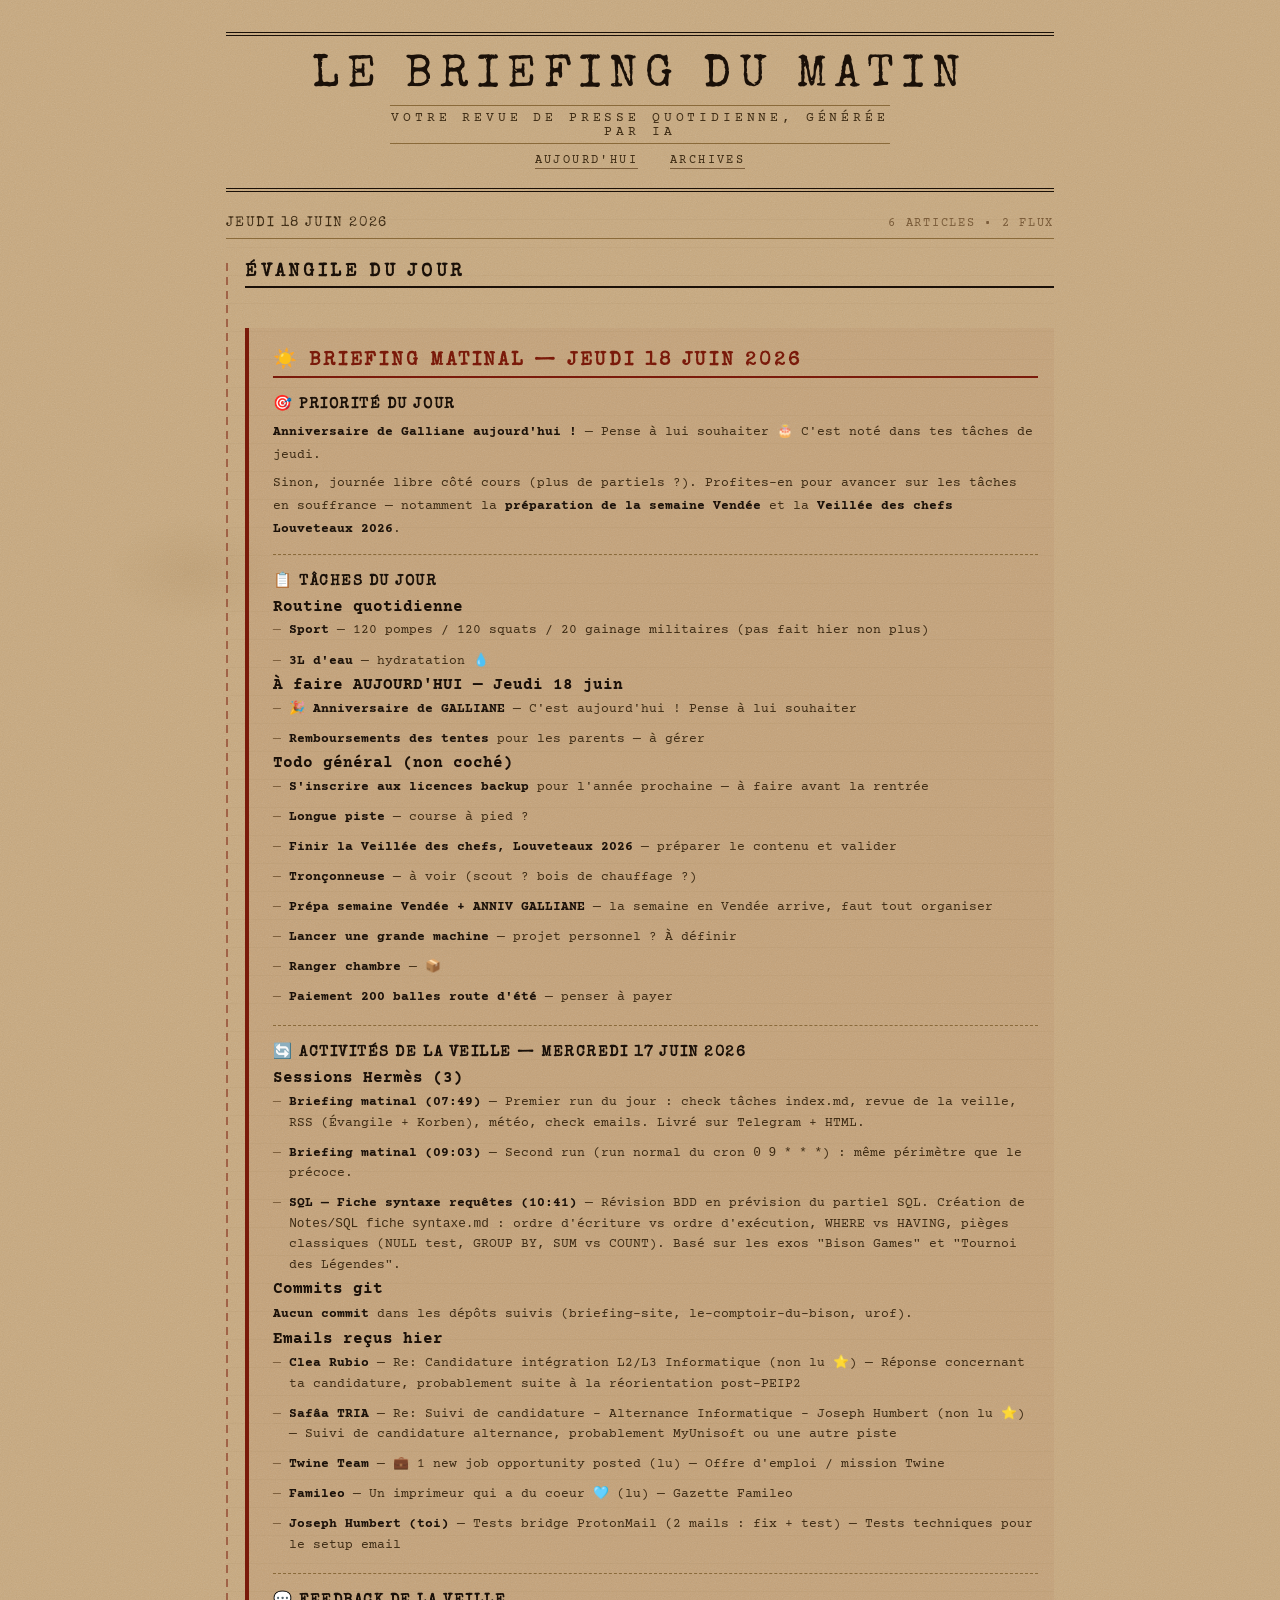
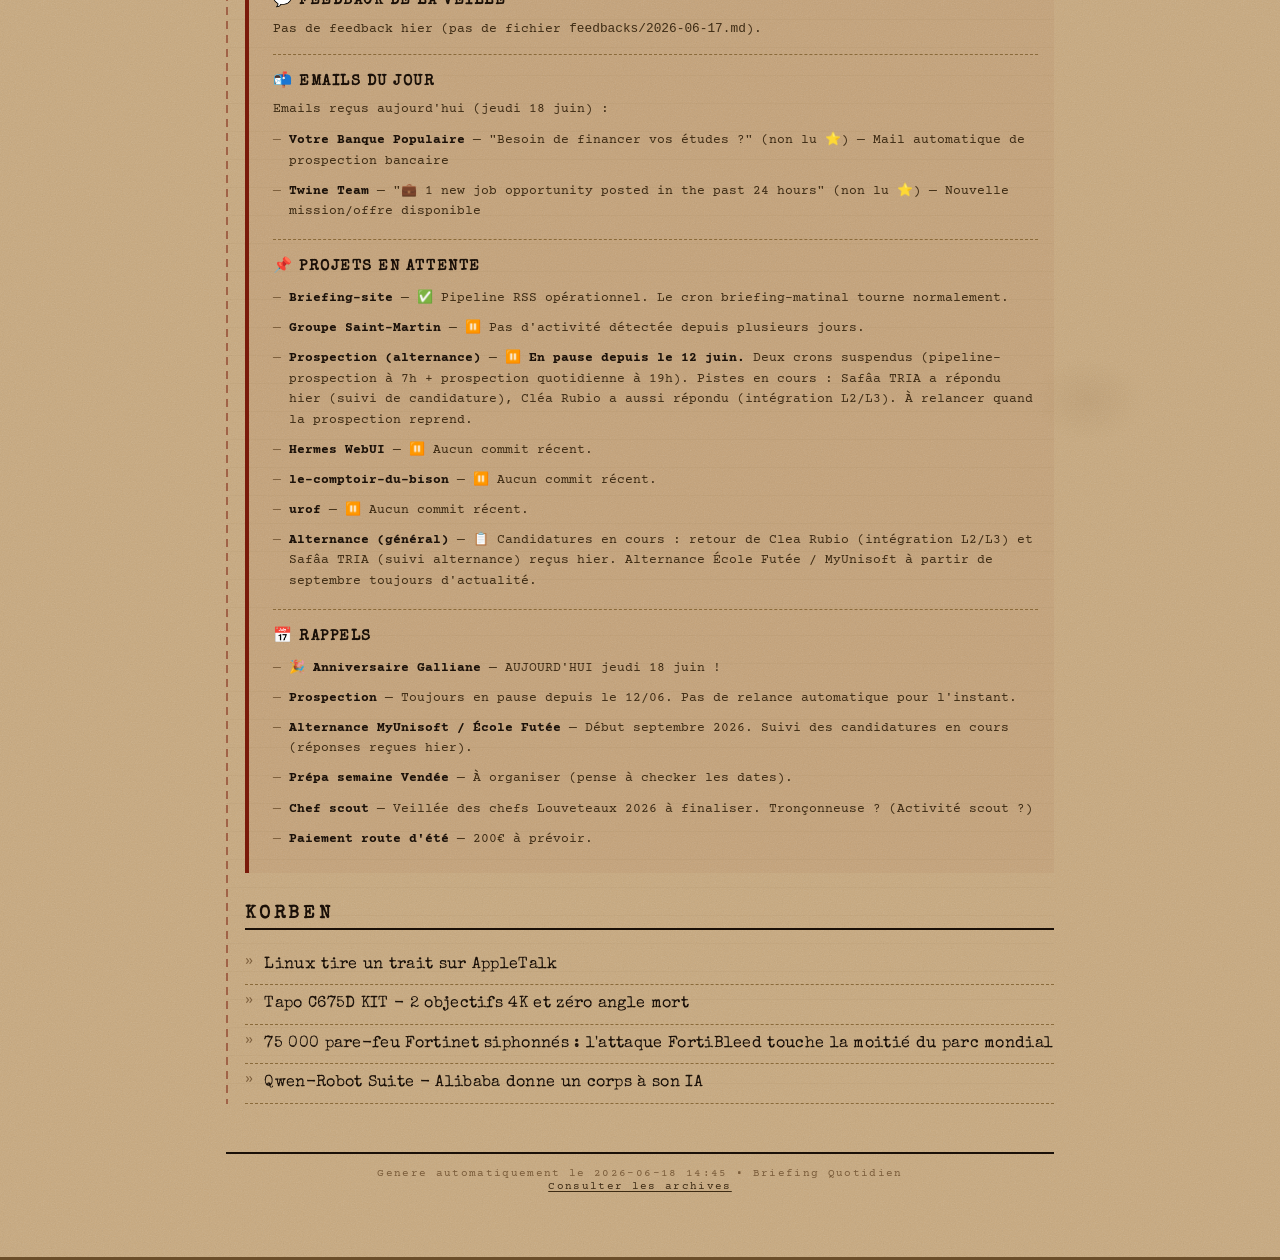
<file: index.html>
<!DOCTYPE html>
<html lang="fr">
<head>
    <meta charset="UTF-8">
    <meta name="viewport" content="width=device-width, initial-scale=1.0">
    <title>Le Briefing du Matin — jeudi 18 juin 2026</title>
    <meta name="description" content="Votre revue de presse quotidienne, générée par IA">
    <link rel="icon" href="favicon.png">
    <link rel="stylesheet" href="style.css">
</head>
<body>
    <div class="container">
        <header class="site-header">
            <span class="masthead">Le Briefing du Matin</span>
            <h1 class="site-title">Le Briefing du Matin</h1>
            <p class="site-desc">Votre revue de presse quotidienne, générée par IA</p>
            <nav class="site-nav">
                <a href="" class="nav-link">Aujourd'hui</a>
                <a href="archives/" class="nav-link">Archives</a>
            </nav>
        </header>

        <main class="daily-briefing">
            <div class="briefing-meta">
                <time class="briefing-date" datetime="2026-06-18">jeudi 18 juin 2026</time>
                <span class="article-count">6 articles &bull; 2 flux</span>
            </div>

            <div class="briefing-content">
<div class="rss-sources">
<section class="rss-source">
<h2>Évangile du jour</h2>
<ul>
</ul>
</section>
<section class="briefing-matinal">
<h2>☀️ Briefing Matinal — Jeudi 18 juin 2026</h2>

<h3>🎯 Priorité du jour</h3>
<p><strong>Anniversaire de Galliane aujourd'hui !</strong> — Pense à lui souhaiter 🎂 C'est noté dans tes tâches de jeudi.</p>
<p>Sinon, journée libre côté cours (plus de partiels ?). Profites-en pour avancer sur les tâches en souffrance — notamment la <strong>préparation de la semaine Vendée</strong> et la <strong>Veillée des chefs Louveteaux 2026</strong>.</p>

<hr>

<h3>📋 Tâches du jour</h3>

<h4>Routine quotidienne</h4>
<ul>
  <li><strong>Sport</strong> — 120 pompes / 120 squats / 20 gainage militaires (pas fait hier non plus)</li>
  <li><strong>3L d'eau</strong> — hydratation 💧</li>
</ul>

<h4>À faire AUJOURD'HUI — Jeudi 18 juin</h4>
<ul>
  <li><strong>🎉 Anniversaire de GALLIANE</strong> — C'est aujourd'hui ! Pense à lui souhaiter</li>
  <li><strong>Remboursements des tentes</strong> pour les parents — à gérer</li>
</ul>

<h4>Todo général (non coché)</h4>
<ul>
  <li><strong>S'inscrire aux licences backup</strong> pour l'année prochaine — à faire avant la rentrée</li>
  <li><strong>Longue piste</strong> — course à pied ?</li>
  <li><strong>Finir la Veillée des chefs, Louveteaux 2026</strong> — préparer le contenu et valider</li>
  <li><strong>Tronçonneuse</strong> — à voir (scout ? bois de chauffage ?)</li>
  <li><strong>Prépa semaine Vendée + ANNIV GALLIANE</strong> — la semaine en Vendée arrive, faut tout organiser</li>
  <li><strong>Lancer une grande machine</strong> — projet personnel ? À définir</li>
  <li><strong>Ranger chambre</strong> — 📦</li>
  <li><strong>Paiement 200 balles route d'été</strong> — penser à payer</li>
</ul>

<hr>

<h3>🔄 Activités de la veille — Mercredi 17 juin 2026</h3>

<h4>Sessions Hermès (3)</h4>
<ul>
  <li><strong>Briefing matinal (07:49)</strong> — Premier run du jour : check tâches index.md, revue de la veille, RSS (Évangile + Korben), météo, check emails. Livré sur Telegram + HTML.</li>
  <li><strong>Briefing matinal (09:03)</strong> — Second run (run normal du cron <code>0 9 * * *</code>) : même périmètre que le précoce.</li>
  <li><strong>SQL — Fiche syntaxe requêtes (10:41)</strong> — Révision BDD en prévision du partiel SQL. Création de <code>Notes/SQL fiche syntaxe.md</code> : ordre d'écriture vs ordre d'exécution, WHERE vs HAVING, pièges classiques (NULL test, GROUP BY, SUM vs COUNT). Basé sur les exos "Bison Games" et "Tournoi des Légendes".</li>
</ul>

<h4>Commits git</h4>
<p><strong>Aucun commit</strong> dans les dépôts suivis (briefing-site, le-comptoir-du-bison, urof).</p>

<h4>Emails reçus hier</h4>
<ul>
  <li><strong>Clea Rubio</strong> — Re: Candidature intégration L2/L3 Informatique (non lu ⭐) — Réponse concernant ta candidature, probablement suite à la réorientation post-PEIP2</li>
  <li><strong>Safâa TRIA</strong> — Re: Suivi de candidature – Alternance Informatique – Joseph Humbert (non lu ⭐) — Suivi de candidature alternance, probablement MyUnisoft ou une autre piste</li>
  <li><strong>Twine Team</strong> — 💼 1 new job opportunity posted (lu) — Offre d'emploi / mission Twine</li>
  <li><strong>Famileo</strong> — Un imprimeur qui a du coeur 🩵 (lu) — Gazette Famileo</li>
  <li><strong>Joseph Humbert (toi)</strong> — Tests bridge ProtonMail (2 mails : fix + test) — Tests techniques pour le setup email</li>
</ul>

<hr>

<h3>💬 Feedback de la veille</h3>
<p>Pas de feedback hier (pas de fichier <code>feedbacks/2026-06-17.md</code>).</p>

<hr>

<h3>📬 Emails du jour</h3>
<p>Emails reçus aujourd'hui (jeudi 18 juin) :</p>
<ul>
  <li><strong>Votre Banque Populaire</strong> — "Besoin de financer vos études ?" (non lu ⭐) — Mail automatique de prospection bancaire</li>
  <li><strong>Twine Team</strong> — "💼 1 new job opportunity posted in the past 24 hours" (non lu ⭐) — Nouvelle mission/offre disponible</li>
</ul>

<hr>

<h3>📌 Projets en attente</h3>

<ul>
  <li><strong>Briefing-site</strong> — ✅ Pipeline RSS opérationnel. Le cron briefing-matinal tourne normalement.</li>
  <li><strong>Groupe Saint-Martin</strong> — ⏸️ Pas d'activité détectée depuis plusieurs jours.</li>
  <li><strong>Prospection (alternance)</strong> — ⏸️ <strong>En pause depuis le 12 juin.</strong> Deux crons suspendus (pipeline-prospection à 7h + prospection quotidienne à 19h). Pistes en cours : Safâa TRIA a répondu hier (suivi de candidature), Cléa Rubio a aussi répondu (intégration L2/L3). À relancer quand la prospection reprend.</li>
  <li><strong>Hermes WebUI</strong> — ⏸️ Aucun commit récent.</li>
  <li><strong>le-comptoir-du-bison</strong> — ⏸️ Aucun commit récent.</li>
  <li><strong>urof</strong> — ⏸️ Aucun commit récent.</li>
  <li><strong>Alternance (général)</strong> — 📋 Candidatures en cours : retour de Clea Rubio (intégration L2/L3) et Safâa TRIA (suivi alternance) reçus hier. Alternance École Futée / MyUnisoft à partir de septembre toujours d'actualité.</li>
</ul>

<hr>

<h3>📅 Rappels</h3>

<ul>
  <li><strong>🎉 Anniversaire Galliane</strong> — AUJOURD'HUI jeudi 18 juin !</li>
  <li><strong>Prospection</strong> — Toujours en pause depuis le 12/06. Pas de relance automatique pour l'instant.</li>
  <li><strong>Alternance MyUnisoft / École Futée</strong> — Début septembre 2026. Suivi des candidatures en cours (réponses reçues hier).</li>
  <li><strong>Prépa semaine Vendée</strong> — À organiser (pense à checker les dates).</li>
  <li><strong>Chef scout</strong> — Veillée des chefs Louveteaux 2026 à finaliser. Tronçonneuse ? (Activité scout ?)</li>
  <li><strong>Paiement route d'été</strong> — 200€ à prévoir.</li>
</ul>

</section>

<section class="rss-source">
<h2>Korben</h2>
<ul>
<li><a href='https://korben.info/linux-tire-un-trait-sur-appletalk.html'>Linux tire un trait sur AppleTalk</a></li>
<li><a href='https://korben.info/tapo-c675d-kit-camera-solaire-dual-4k.html'>Tapo C675D KIT - 2 objectifs 4K et zéro angle mort</a></li>
<li><a href='https://korben.info/75-000-pare-feu-fortinet-siphonnes-lattaque-fortibleed-touche-la-moitie-du-parc-mondial.html'>75 000 pare-feu Fortinet siphonnés : l'attaque FortiBleed touche la moitié du parc mondial</a></li>
<li><a href='https://korben.info/qwen-robot-suite-ia-robotique.html'>Qwen-Robot Suite - Alibaba donne un corps à son IA</a></li>
</ul>
</section>
</div>
            </div>
        </main>

        <footer class="site-footer">
            <p>Genere automatiquement le 2026-06-18 14:45 &bull; Briefing Quotidien</p>
            <p><a href="archives/">Consulter les archives</a></p>
        </footer>
    </div>
</body>
</html>
</file>
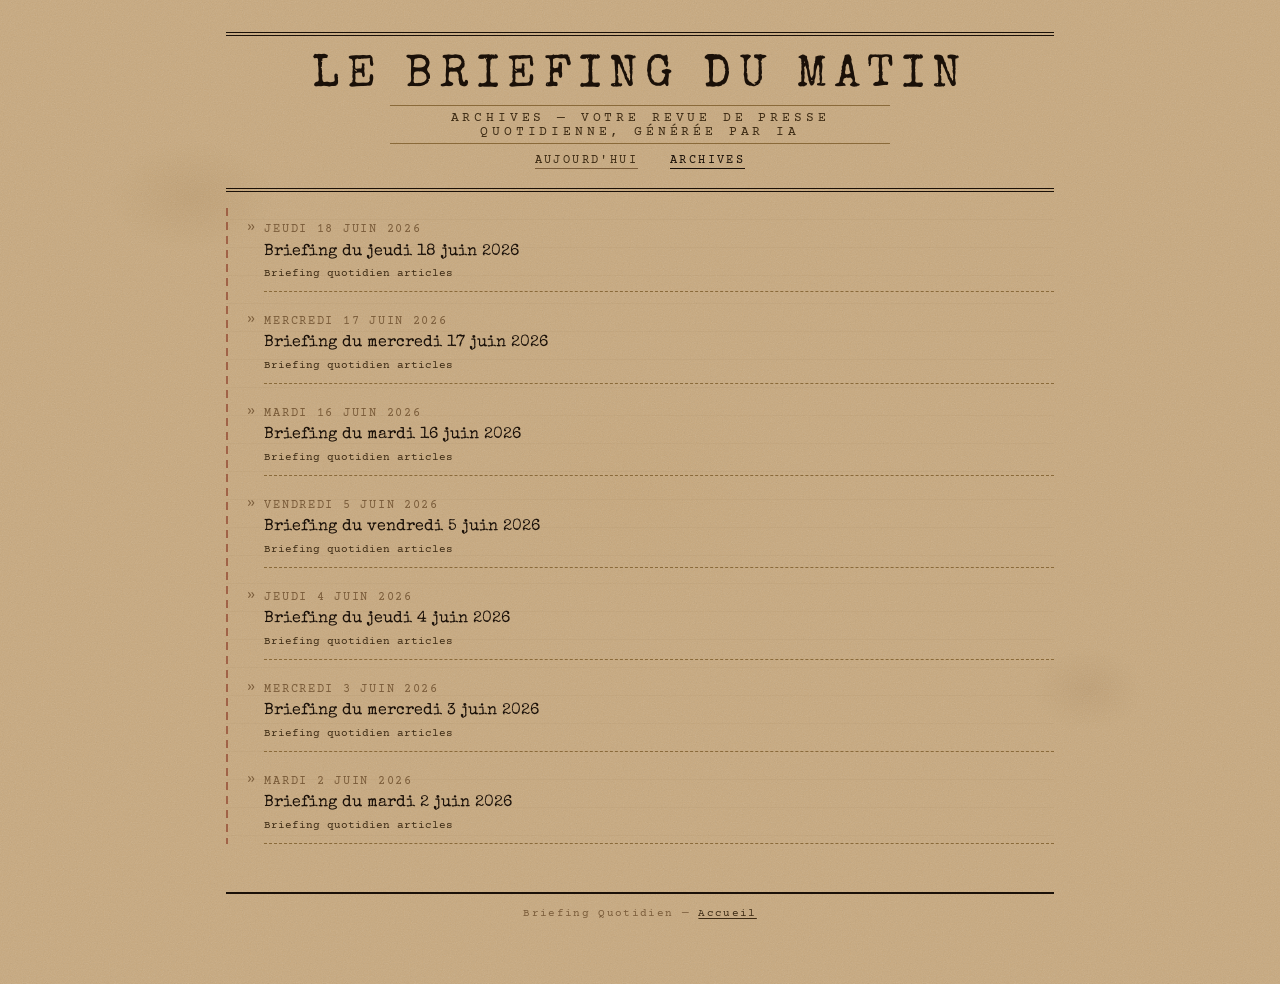
<file: archives/index.html>
<!DOCTYPE html>
<html lang="fr">
<head>
    <meta charset="UTF-8">
    <meta name="viewport" content="width=device-width, initial-scale=1.0">
    <title>Archives — Le Briefing du Matin</title>
    <meta name="description" content="Votre revue de presse quotidienne, générée par IA">
    <link rel="icon" href="../favicon.png">
    <link rel="stylesheet" href="../style.css">
</head>
<body>
    <div class="container">
        <header class="site-header">
            <span class="masthead">Le Briefing du Matin</span>
            <h1 class="site-title">Le Briefing du Matin</h1>
            <p class="site-desc">Archives — Votre revue de presse quotidienne, générée par IA</p>
            <nav class="site-nav">
                <a href="../" class="nav-link">Aujourd'hui</a>
                <a href="../archives/" class="nav-link active">Archives</a>
            </nav>
        </header>

        <main class="daily-briefing">
            <div class="briefing-content">
            <div class="archives-list">
                            <article class="archive-card">
                <time class="archive-date" datetime="2026-06-18">jeudi 18 juin 2026</time>
                <a href="2026-06-18.html" class="archive-link">Briefing du jeudi 18 juin 2026</a>
                <p class="archive-desc">Briefing quotidien articles</p>
            </article>
            <article class="archive-card">
                <time class="archive-date" datetime="2026-06-17">mercredi 17 juin 2026</time>
                <a href="2026-06-17.html" class="archive-link">Briefing du mercredi 17 juin 2026</a>
                <p class="archive-desc">Briefing quotidien articles</p>
            </article>
            <article class="archive-card">
                <time class="archive-date" datetime="2026-06-16">mardi 16 juin 2026</time>
                <a href="2026-06-16.html" class="archive-link">Briefing du mardi 16 juin 2026</a>
                <p class="archive-desc">Briefing quotidien articles</p>
            </article>
            <article class="archive-card">
                <time class="archive-date" datetime="2026-06-05">vendredi 5 juin 2026</time>
                <a href="2026-06-05.html" class="archive-link">Briefing du vendredi 5 juin 2026</a>
                <p class="archive-desc">Briefing quotidien articles</p>
            </article>
            <article class="archive-card">
                <time class="archive-date" datetime="2026-06-04">jeudi 4 juin 2026</time>
                <a href="2026-06-04.html" class="archive-link">Briefing du jeudi 4 juin 2026</a>
                <p class="archive-desc">Briefing quotidien articles</p>
            </article>
            <article class="archive-card">
                <time class="archive-date" datetime="2026-06-03">mercredi 3 juin 2026</time>
                <a href="2026-06-03.html" class="archive-link">Briefing du mercredi 3 juin 2026</a>
                <p class="archive-desc">Briefing quotidien articles</p>
            </article>
            <article class="archive-card">
                <time class="archive-date" datetime="2026-06-02">mardi 2 juin 2026</time>
                <a href="2026-06-02.html" class="archive-link">Briefing du mardi 2 juin 2026</a>
                <p class="archive-desc">Briefing quotidien articles</p>
            </article>
            </div>
            </div>
        </main>

        <footer class="site-footer">
            <p>Briefing Quotidien — <a href="../">Accueil</a></p>
        </footer>
    </div>
</body>
</html>
</file>
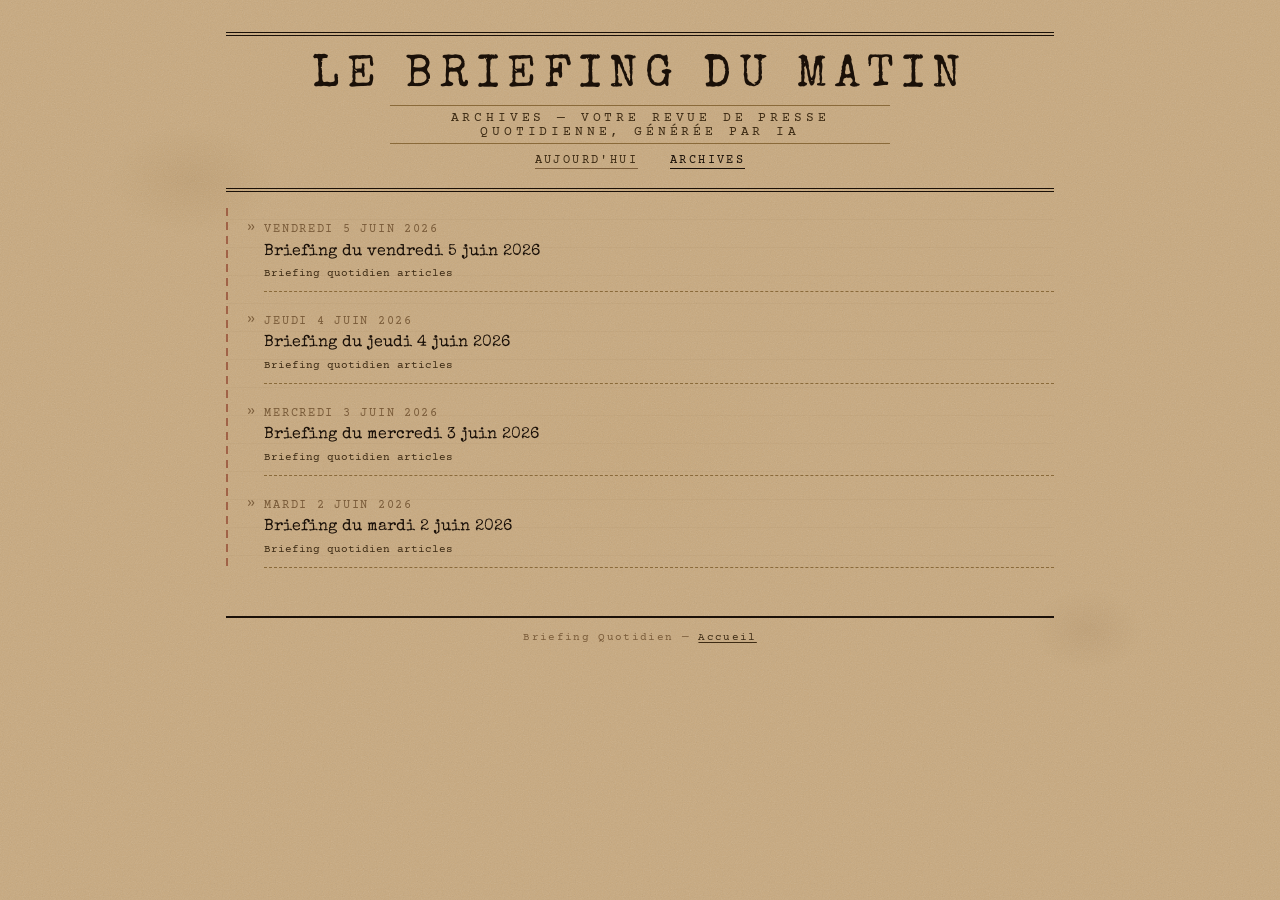
<file: site/archives/index.html>
<!DOCTYPE html>
<html lang="fr">
<head>
    <meta charset="UTF-8">
    <meta name="viewport" content="width=device-width, initial-scale=1.0">
    <title>Archives — Le Briefing du Matin</title>
    <meta name="description" content="Votre revue de presse quotidienne, générée par IA">
    <link rel="icon" href="../favicon.png">
    <link rel="stylesheet" href="../style.css">
</head>
<body>
    <div class="container">
        <header class="site-header">
            <span class="masthead">Le Briefing du Matin</span>
            <h1 class="site-title">Le Briefing du Matin</h1>
            <p class="site-desc">Archives — Votre revue de presse quotidienne, générée par IA</p>
            <nav class="site-nav">
                <a href="../" class="nav-link">Aujourd'hui</a>
                <a href="../archives/" class="nav-link active">Archives</a>
            </nav>
        </header>

        <main class="daily-briefing">
            <div class="briefing-content">
            <div class="archives-list">
                            <article class="archive-card">
                <time class="archive-date" datetime="2026-06-05">vendredi 5 juin 2026</time>
                <a href="2026-06-05.html" class="archive-link">Briefing du vendredi 5 juin 2026</a>
                <p class="archive-desc">Briefing quotidien articles</p>
            </article>
            <article class="archive-card">
                <time class="archive-date" datetime="2026-06-04">jeudi 4 juin 2026</time>
                <a href="2026-06-04.html" class="archive-link">Briefing du jeudi 4 juin 2026</a>
                <p class="archive-desc">Briefing quotidien articles</p>
            </article>
            <article class="archive-card">
                <time class="archive-date" datetime="2026-06-03">mercredi 3 juin 2026</time>
                <a href="2026-06-03.html" class="archive-link">Briefing du mercredi 3 juin 2026</a>
                <p class="archive-desc">Briefing quotidien articles</p>
            </article>
            <article class="archive-card">
                <time class="archive-date" datetime="2026-06-02">mardi 2 juin 2026</time>
                <a href="2026-06-02.html" class="archive-link">Briefing du mardi 2 juin 2026</a>
                <p class="archive-desc">Briefing quotidien articles</p>
            </article>
            </div>
            </div>
        </main>

        <footer class="site-footer">
            <p>Briefing Quotidien — <a href="../">Accueil</a></p>
        </footer>
    </div>
</body>
</html>
</file>
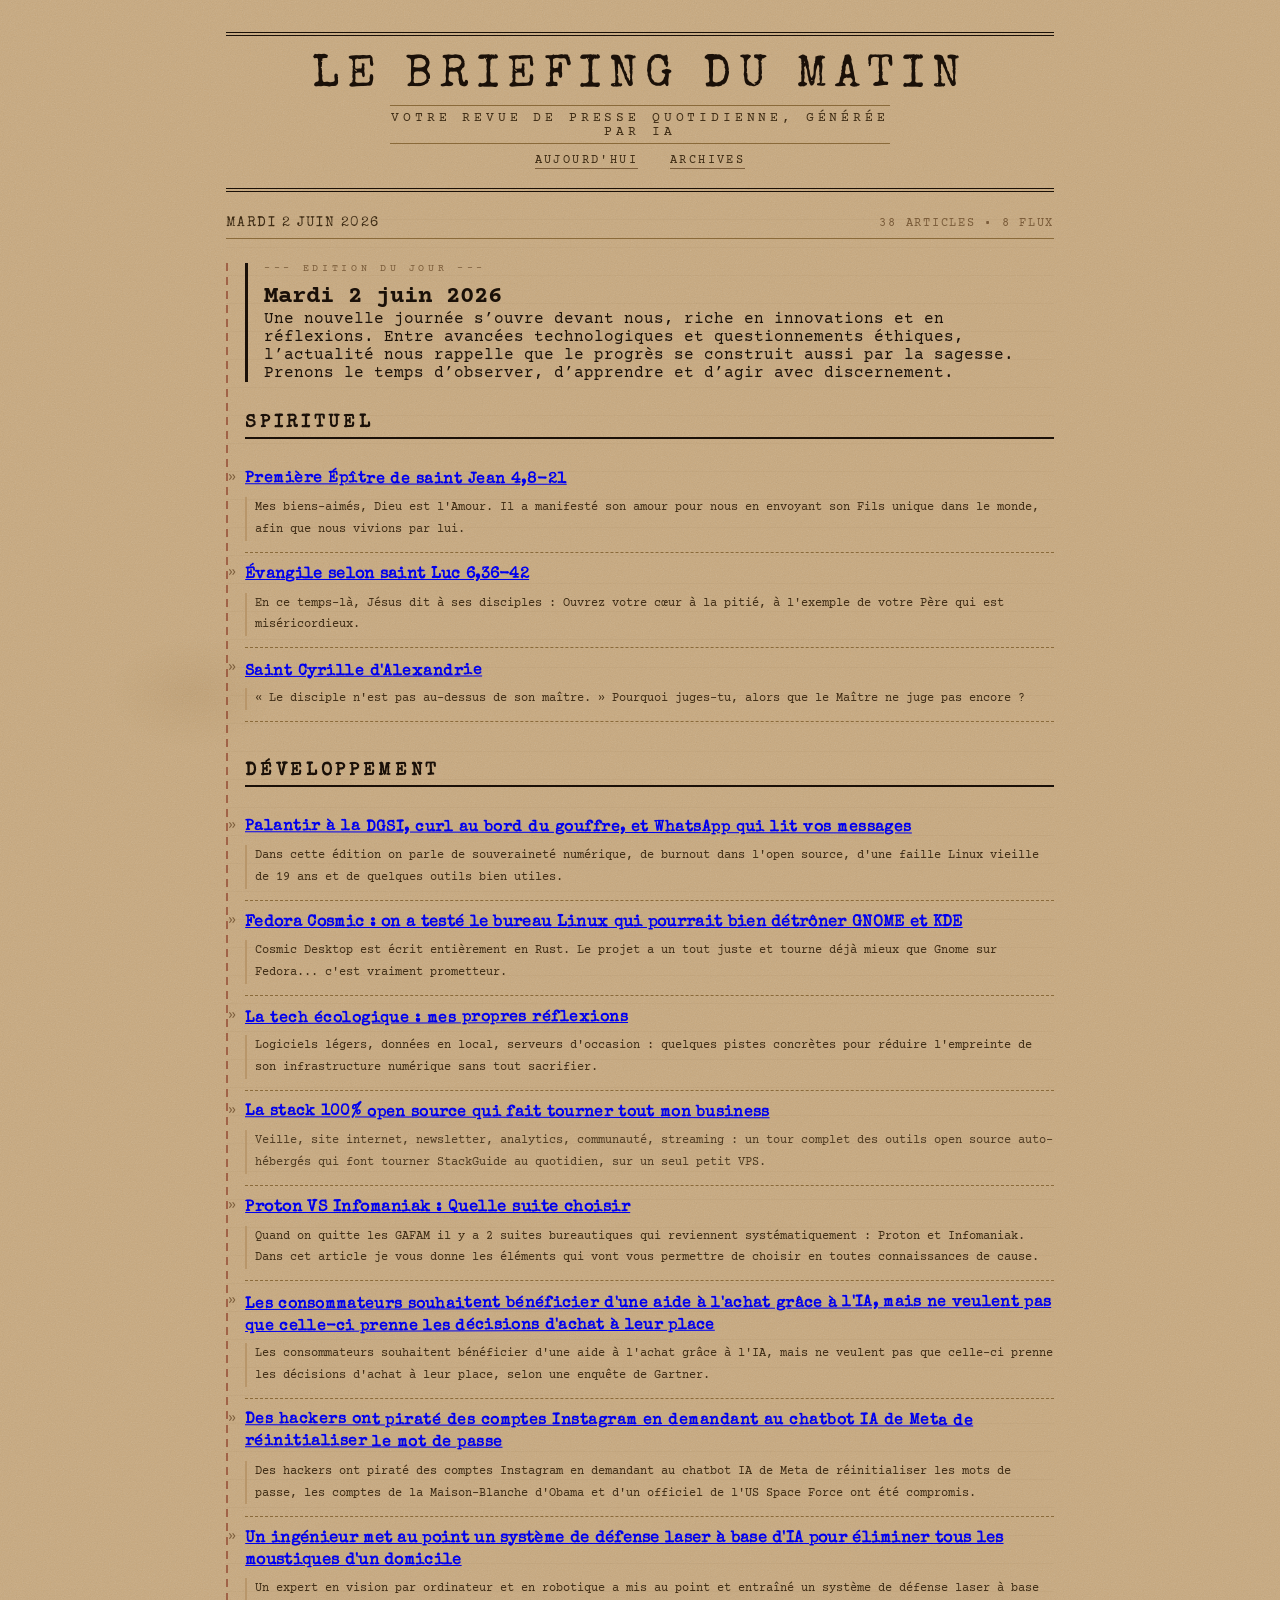
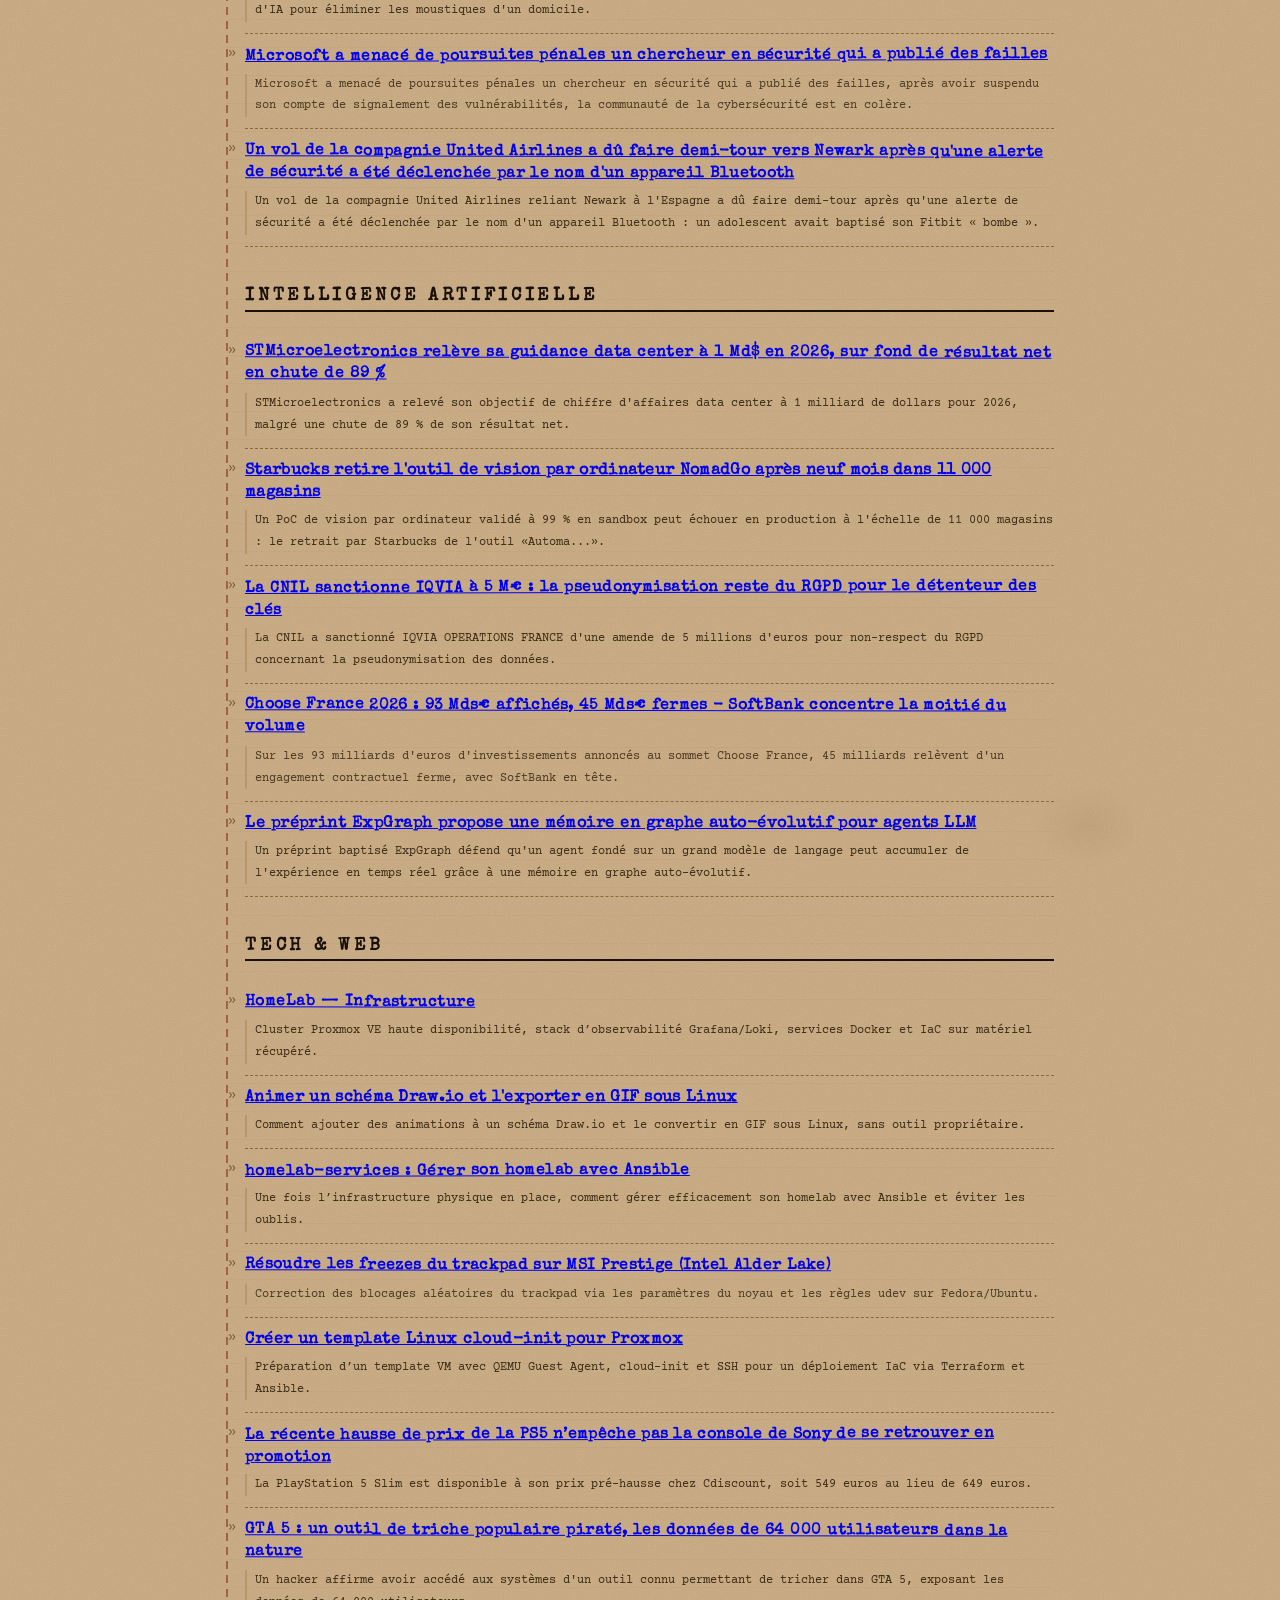
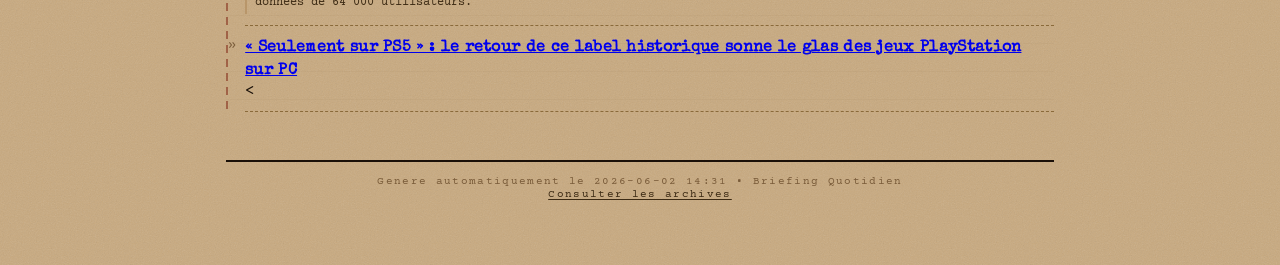
<file: archives/2026-06-02.html>
<!DOCTYPE html>
<html lang="fr">
<head>
    <meta charset="UTF-8">
    <meta name="viewport" content="width=device-width, initial-scale=1.0">
    <title>Archives — Le Briefing du Matin</title>
    <meta name="description" content="Votre revue de presse quotidienne, générée par IA">
    <link rel="icon" href="../favicon.png">
    <link rel="stylesheet" href="../style.css">
</head>
<body>
    <div class="container">
        <header class="site-header">
            <span class="masthead">Le Briefing du Matin</span>
            <h1 class="site-title">Le Briefing du Matin</h1>
            <p class="site-desc">Votre revue de presse quotidienne, générée par IA</p>
            <nav class="site-nav">
                <a href="../" class="nav-link">Aujourd'hui</a>
                <a href="../archives/" class="nav-link">Archives</a>
            </nav>
        </header>

        <main class="daily-briefing">
            <div class="briefing-meta">
                <time class="briefing-date" datetime="2026-06-02">mardi 2 juin 2026</time>
                <span class="article-count">38 articles &bull; 8 flux</span>
            </div>

            <div class="briefing-content">
<div class="briefing-header">
  <h2>Mardi 2 juin 2026</h2>
  <p>Une nouvelle journée s’ouvre devant nous, riche en innovations et en réflexions. Entre avancées technologiques et questionnements éthiques, l’actualité nous rappelle que le progrès se construit aussi par la sagesse. Prenons le temps d’observer, d’apprendre et d’agir avec discernement.</p>
</div>

<section class="category">
  <h3 class="category-title">Spirituel</h3>
  <article class="article-card">
    <h4 class="article-title"><a href="https://fr.peripsum.org/TRF/gospel" target="_blank" rel="noopener noreferrer">Première Épître de saint Jean 4,8-21</a></h4>
    <p class="article-summary">Mes biens-aimés, Dieu est l'Amour. Il a manifesté son amour pour nous en envoyant son Fils unique dans le monde, afin que nous vivions par lui.</p>
  </article>
  <article class="article-card">
    <h4 class="article-title"><a href="https://fr.peripsum.org/TRF/gospel" target="_blank" rel="noopener noreferrer">Évangile selon saint Luc 6,36-42</a></h4>
    <p class="article-summary">En ce temps-là, Jésus dit à ses disciples : Ouvrez votre cœur à la pitié, à l'exemple de votre Père qui est miséricordieux.</p>
  </article>
  <article class="article-card">
    <h4 class="article-title"><a href="https://fr.peripsum.org/TRF/gospel" target="_blank" rel="noopener noreferrer">Saint Cyrille d'Alexandrie</a></h4>
    <p class="article-summary">« Le disciple n'est pas au-dessus de son maître. » Pourquoi juges-tu, alors que le Maître ne juge pas encore ?</p>
  </article>
</section>

<section class="category">
  <h3 class="category-title">Développement</h3>
  <article class="article-card">
    <h4 class="article-title"><a href="https://www.stackgui.de/newsletter/palantir-dgsi-curl-burnout-whatsapp-messages/" target="_blank" rel="noopener noreferrer">Palantir à la DGSI, curl au bord du gouffre, et WhatsApp qui lit vos messages</a></h4>
    <p class="article-summary">Dans cette édition on parle de souveraineté numérique, de burnout dans l'open source, d'une faille Linux vieille de 19 ans et de quelques outils bien utiles.</p>
  </article>
  <article class="article-card">
    <h4 class="article-title"><a href="https://www.stackgui.de/fedora-cosmic-bureau-linux-test/" target="_blank" rel="noopener noreferrer">Fedora Cosmic : on a testé le bureau Linux qui pourrait bien détrôner GNOME et KDE</a></h4>
    <p class="article-summary">Cosmic Desktop est écrit entièrement en Rust. Le projet a un tout juste et tourne déjà mieux que Gnome sur Fedora... c'est vraiment prometteur.</p>
  </article>
  <article class="article-card">
    <h4 class="article-title"><a href="https://www.stackgui.de/tech-ecologique-logiciels-legers-local-first-serveurs-occasion/" target="_blank" rel="noopener noreferrer">La tech écologique : mes propres réflexions</a></h4>
    <p class="article-summary">Logiciels légers, données en local, serveurs d'occasion : quelques pistes concrètes pour réduire l'empreinte de son infrastructure numérique sans tout sacrifier.</p>
  </article>
  <article class="article-card">
    <h4 class="article-title"><a href="https://www.stackgui.de/la-stack-100-open-source-qui-fait-tourner-mon-business/" target="_blank" rel="noopener noreferrer">La stack 100% open source qui fait tourner tout mon business</a></h4>
    <p class="article-summary">Veille, site internet, newsletter, analytics, communauté, streaming : un tour complet des outils open source auto-hébergés qui font tourner StackGuide au quotidien, sur un seul petit VPS.</p>
  </article>
  <article class="article-card">
    <h4 class="article-title"><a href="https://www.stackgui.de/proton-workspace-vs-infomaniak-ksuite-comparatif/" target="_blank" rel="noopener noreferrer">Proton VS Infomaniak : Quelle suite choisir</a></h4>
    <p class="article-summary">Quand on quitte les GAFAM il y a 2 suites bureautiques qui reviennent systématiquement : Proton et Infomaniak. Dans cet article je vous donne les éléments qui vont vous permettre de choisir en toutes connaissances de cause.</p>
  </article>
  <article class="article-card">
    <h4 class="article-title"><a href="https://intelligence-artificielle.developpez.com/actu/383754/Les-consommateurs-souhaitent-beneficier-d-une-aide-a-l-achat-grace-a-l-IA-mais-ne-veulent-pas-que-celle-ci-prenne-les-decisions-d-achat-a-leur-place-selon-une-enquete-de-Gartner/" target="_blank" rel="noopener noreferrer">Les consommateurs souhaitent bénéficier d'une aide à l'achat grâce à l'IA, mais ne veulent pas que celle-ci prenne les décisions d'achat à leur place</a></h4>
    <p class="article-summary">Les consommateurs souhaitent bénéficier d'une aide à l'achat grâce à l'IA, mais ne veulent pas que celle-ci prenne les décisions d'achat à leur place, selon une enquête de Gartner.</p>
  </article>
  <article class="article-card">
    <h4 class="article-title"><a href="https://securite.developpez.com/actu/383753/Des-hackers-ont-pirate-des-comptes-Instagram-en-demandant-au-chatbot-IA-de-Meta-de-reinitialiser-le-mot-de-passe-les-comptes-de-la-Maison-Blanche-d-Obama-et-d-un-officiel-US-ont-ete-compromis/" target="_blank" rel="noopener noreferrer">Des hackers ont piraté des comptes Instagram en demandant au chatbot IA de Meta de réinitialiser le mot de passe</a></h4>
    <p class="article-summary">Des hackers ont piraté des comptes Instagram en demandant au chatbot IA de Meta de réinitialiser les mots de passe, les comptes de la Maison-Blanche d'Obama et d'un officiel de l'US Space Force ont été compromis.</p>
  </article>
  <article class="article-card">
    <h4 class="article-title"><a href="https://intelligence-artificielle.developpez.com/actu/383750/Un-ingenieur-met-au-point-un-systeme-de-defense-laser-a-base-d-IA-pour-eliminer-tous-les-moustiques-d-un-domicile-IA-ingredient-incontournable-pour-deboucher-sur-le-tueur-de-moustiques-ultime/" target="_blank" rel="noopener noreferrer">Un ingénieur met au point un système de défense laser à base d'IA pour éliminer tous les moustiques d'un domicile</a></h4>
    <p class="article-summary">Un expert en vision par ordinateur et en robotique a mis au point et entraîné un système de défense laser à base d'IA pour éliminer les moustiques d'un domicile.</p>
  </article>
  <article class="article-card">
    <h4 class="article-title"><a href="https://microsoft.developpez.com/actu/383749/[base64]/" target="_blank" rel="noopener noreferrer">Microsoft a menacé de poursuites pénales un chercheur en sécurité qui a publié des failles</a></h4>
    <p class="article-summary">Microsoft a menacé de poursuites pénales un chercheur en sécurité qui a publié des failles, après avoir suspendu son compte de signalement des vulnérabilités, la communauté de la cybersécurité est en colère.</p>
  </article>
  <article class="article-card">
    <h4 class="article-title"><a href="https://securite.developpez.com/actu/383748/Un-vol-de-la-compagnie-United-Airlines-a-du-faire-demi-tour-vers-Newark-apres-qu-une-alerte-de-securite-a-ete-declenchee-par-le-nom-d-un-appareil-Bluetooth-un-adolescent-l-avait-baptise-bombe/" target="_blank" rel="noopener noreferrer">Un vol de la compagnie United Airlines a dû faire demi-tour vers Newark après qu'une alerte de sécurité a été déclenchée par le nom d'un appareil Bluetooth</a></h4>
    <p class="article-summary">Un vol de la compagnie United Airlines reliant Newark à l'Espagne a dû faire demi-tour après qu'une alerte de sécurité a été déclenchée par le nom d'un appareil Bluetooth : un adolescent avait baptisé son Fitbit « bombe ».</p>
  </article>
</section>

<section class="category">
  <h3 class="category-title">Intelligence Artificielle</h3>
  <article class="article-card">
    <h4 class="article-title"><a href="https://www.actuia.com/actualite/stmicroelectronics-releve-sa-guidance-data-center-a-1-md-en-2026-sur-fond-de-resultat-net-en-chute-de-89/" target="_blank" rel="noopener noreferrer">STMicroelectronics relève sa guidance data center à 1 Md$ en 2026, sur fond de résultat net en chute de 89 %</a></h4>
    <p class="article-summary">STMicroelectronics a relevé son objectif de chiffre d'affaires data center à 1 milliard de dollars pour 2026, malgré une chute de 89 % de son résultat net.</p>
  </article>
  <article class="article-card">
    <h4 class="article-title"><a href="https://www.actuia.com/actualite/starbucks-retire-loutil-de-vision-par-ordinateur-nomadgo-apres-neuf-mois-dans-11-000-magasins/" target="_blank" rel="noopener noreferrer">Starbucks retire l'outil de vision par ordinateur NomadGo après neuf mois dans 11 000 magasins</a></h4>
    <p class="article-summary">Un PoC de vision par ordinateur validé à 99 % en sandbox peut échouer en production à l'échelle de 11 000 magasins : le retrait par Starbucks de l'outil «Automa...».</p>
  </article>
  <article class="article-card">
    <h4 class="article-title"><a href="https://www.actuia.com/actualite/cnil-sanctionne-iqvia-a-5-meur-la-pseudonymisation-reste-du-rgpd-pour-le-detenteur-des-cles/" target="_blank" rel="noopener noreferrer">La CNIL sanctionne IQVIA à 5 M€ : la pseudonymisation reste du RGPD pour le détenteur des clés</a></h4>
    <p class="article-summary">La CNIL a sanctionné IQVIA OPERATIONS FRANCE d'une amende de 5 millions d'euros pour non-respect du RGPD concernant la pseudonymisation des données.</p>
  </article>
  <article class="article-card">
    <h4 class="article-title"><a href="https://www.actuia.com/actualite/choose-france-2026-93-mdseur-affiches-45-mdseur-fermes-softbank-concentre-la-moitie-du-volume/" target="_blank" rel="noopener noreferrer">Choose France 2026 : 93 Mds€ affichés, 45 Mds€ fermes - SoftBank concentre la moitié du volume</a></h4>
    <p class="article-summary">Sur les 93 milliards d'euros d'investissements annoncés au sommet Choose France, 45 milliards relèvent d'un engagement contractuel ferme, avec SoftBank en tête.</p>
  </article>
  <article class="article-card">
    <h4 class="article-title"><a href="https://www.actuia.com/actualite/le-preprint-expgraph-propose-une-memoire-en-graphe-auto-evolutif-pour-agents-llm/" target="_blank" rel="noopener noreferrer">Le préprint ExpGraph propose une mémoire en graphe auto-évolutif pour agents LLM</a></h4>
    <p class="article-summary">Un préprint baptisé ExpGraph défend qu'un agent fondé sur un grand modèle de langage peut accumuler de l'expérience en temps réel grâce à une mémoire en graphe auto-évolutif.</p>
  </article>
</section>

<section class="category">
  <h3 class="category-title">Tech & Web</h3>
  <article class="article-card">
    <h4 class="article-title"><a href="https://blog.ldtr.ovh/projets/homelab/" target="_blank" rel="noopener noreferrer">HomeLab — Infrastructure</a></h4>
    <p class="article-summary">Cluster Proxmox VE haute disponibilité, stack d’observabilité Grafana/Loki, services Docker et IaC sur matériel récupéré.</p>
  </article>
  <article class="article-card">
    <h4 class="article-title"><a href="https://blog.ldtr.ovh/posts/draw.io_anim_to_gif/" target="_blank" rel="noopener noreferrer">Animer un schéma Draw.io et l'exporter en GIF sous Linux</a></h4>
    <p class="article-summary">Comment ajouter des animations à un schéma Draw.io et le convertir en GIF sous Linux, sans outil propriétaire.</p>
  </article>
  <article class="article-card">
    <h4 class="article-title"><a href="https://blog.ldtr.ovh/projets/homelab-services/" target="_blank" rel="noopener noreferrer">homelab-services : Gérer son homelab avec Ansible</a></h4>
    <p class="article-summary">Une fois l’infrastructure physique en place, comment gérer efficacement son homelab avec Ansible et éviter les oublis.</p>
  </article>
  <article class="article-card">
    <h4 class="article-title"><a href="https://blog.ldtr.ovh/posts/trackpad-solution-msi/" target="_blank" rel="noopener noreferrer">Résoudre les freezes du trackpad sur MSI Prestige (Intel Alder Lake)</a></h4>
    <p class="article-summary">Correction des blocages aléatoires du trackpad via les paramètres du noyau et les règles udev sur Fedora/Ubuntu.</p>
  </article>
  <article class="article-card">
    <h4 class="article-title"><a href="https://blog.ldtr.ovh/posts/proxmox-template-linux-cloud-init/" target="_blank" rel="noopener noreferrer">Créer un template Linux cloud-init pour Proxmox</a></h4>
    <p class="article-summary">Préparation d’un template VM avec QEMU Guest Agent, cloud-init et SSH pour un déploiement IaC via Terraform et Ansible.</p>
  </article>
  <article class="article-card">
    <h4 class="article-title"><a href="https://www.frandroid.com/bons-plans/3056643_la-recente-hausse-de-prix-de-la-ps5-nempeche-pas-la-console-de-sony-de-se-retrouver-en-promotion" target="_blank" rel="noopener noreferrer">La récente hausse de prix de la PS5 n’empêche pas la console de Sony de se retrouver en promotion</a></h4>
    <p class="article-summary">La PlayStation 5 Slim est disponible à son prix pré-hausse chez Cdiscount, soit 549 euros au lieu de 649 euros.</p>
  </article>
  <article class="article-card">
    <h4 class="article-title"><a href="https://www.frandroid.com/produits-android/console/3122849_gta-5-un-outil-de-triche-populaire-pirate-les-donnees-de-64-000-utilisateurs-dans-la-nature" target="_blank" rel="noopener noreferrer">GTA 5 : un outil de triche populaire piraté, les données de 64 000 utilisateurs dans la nature</a></h4>
    <p class="article-summary">Un hacker affirme avoir accédé aux systèmes d'un outil connu permettant de tricher dans GTA 5, exposant les données de 64 000 utilisateurs.</p>
  </article>
  <article class="article-card">
    <h4 class="article-title"><a href="https://www.frandroid.com/marques/sony/3122527_seulement-sur-ps5-le-retour-de-ce-label-historique-sonne-le-glas-des-jeux-playstation-sur-pc" target="_blank" rel="noopener noreferrer">« Seulement sur PS5 » : le retour de ce label historique sonne le glas des jeux PlayStation sur PC</a></h4>
    <
            </div>
        </main>

        <footer class="site-footer">
            <p>Genere automatiquement le 2026-06-02 14:31 &bull; Briefing Quotidien</p>
            <p><a href="../archives/">Consulter les archives</a></p>
        </footer>
    </div>
</body>
</html>
</file>
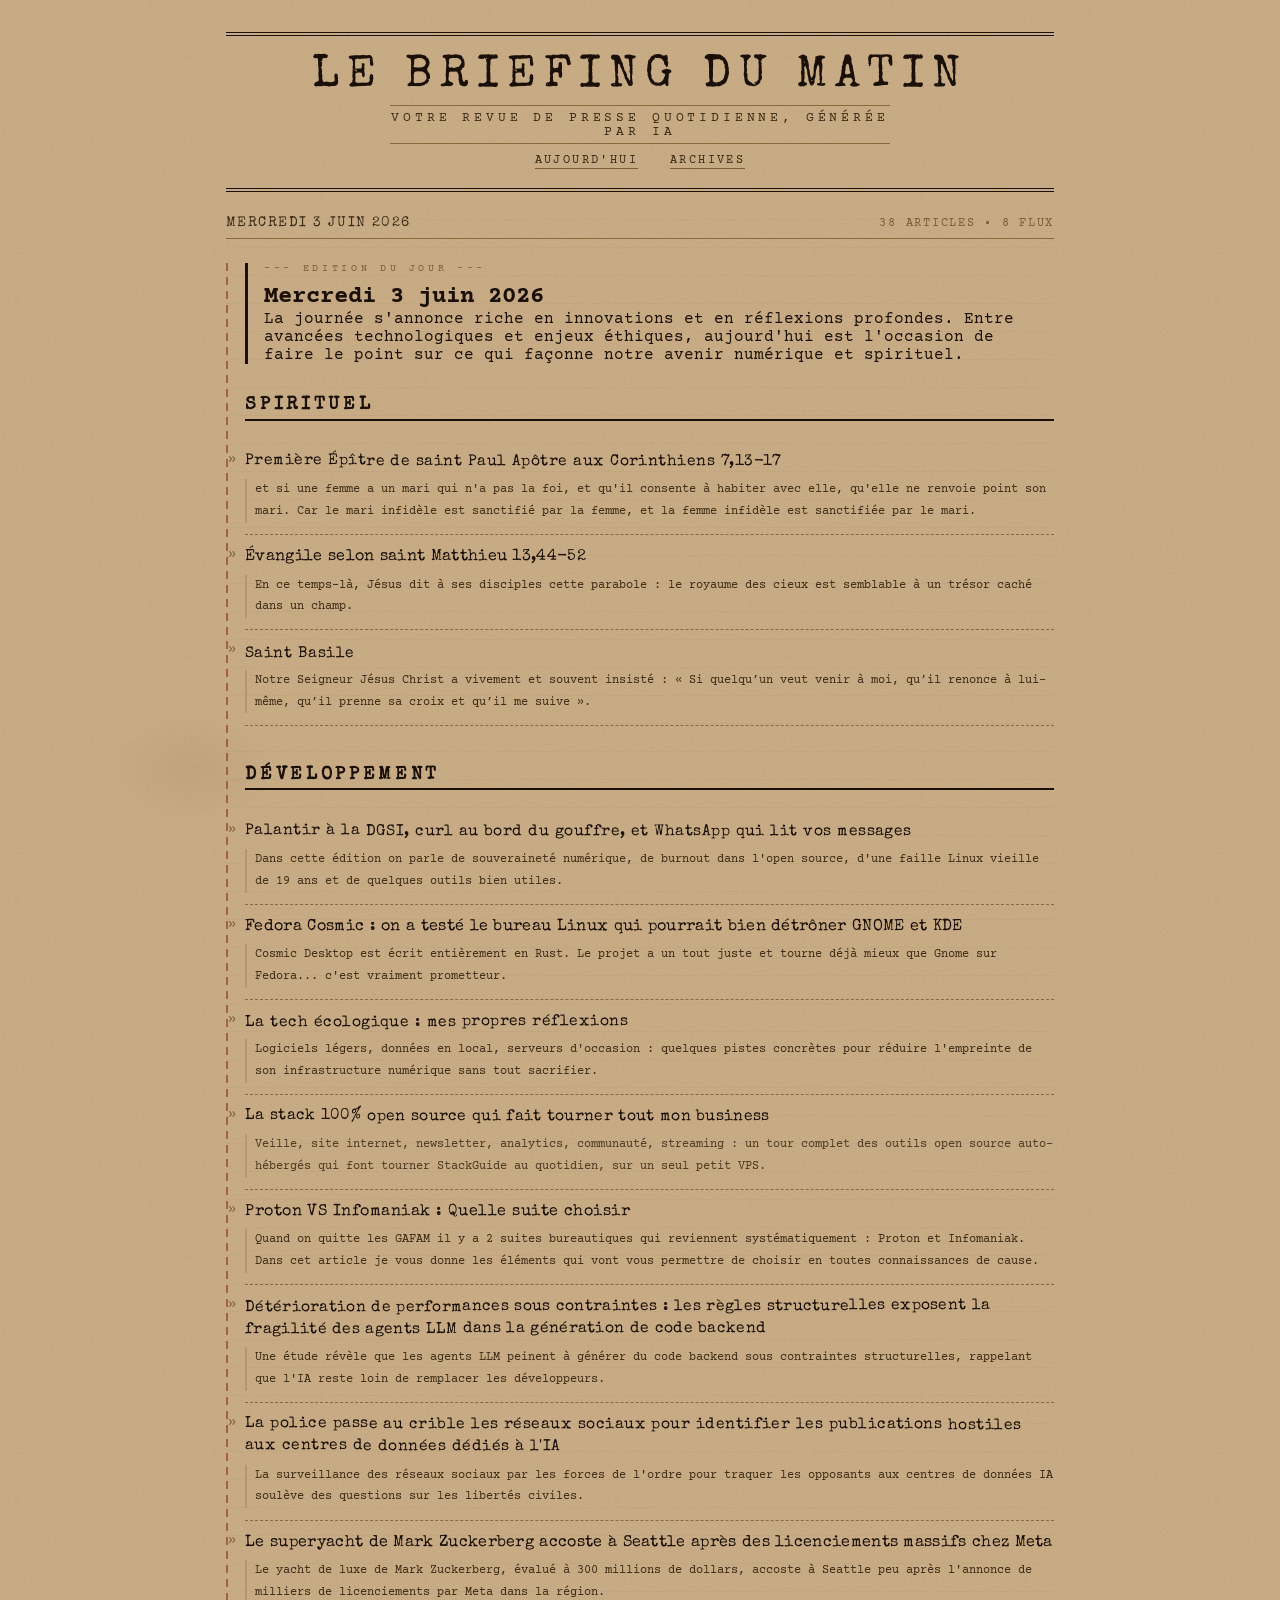
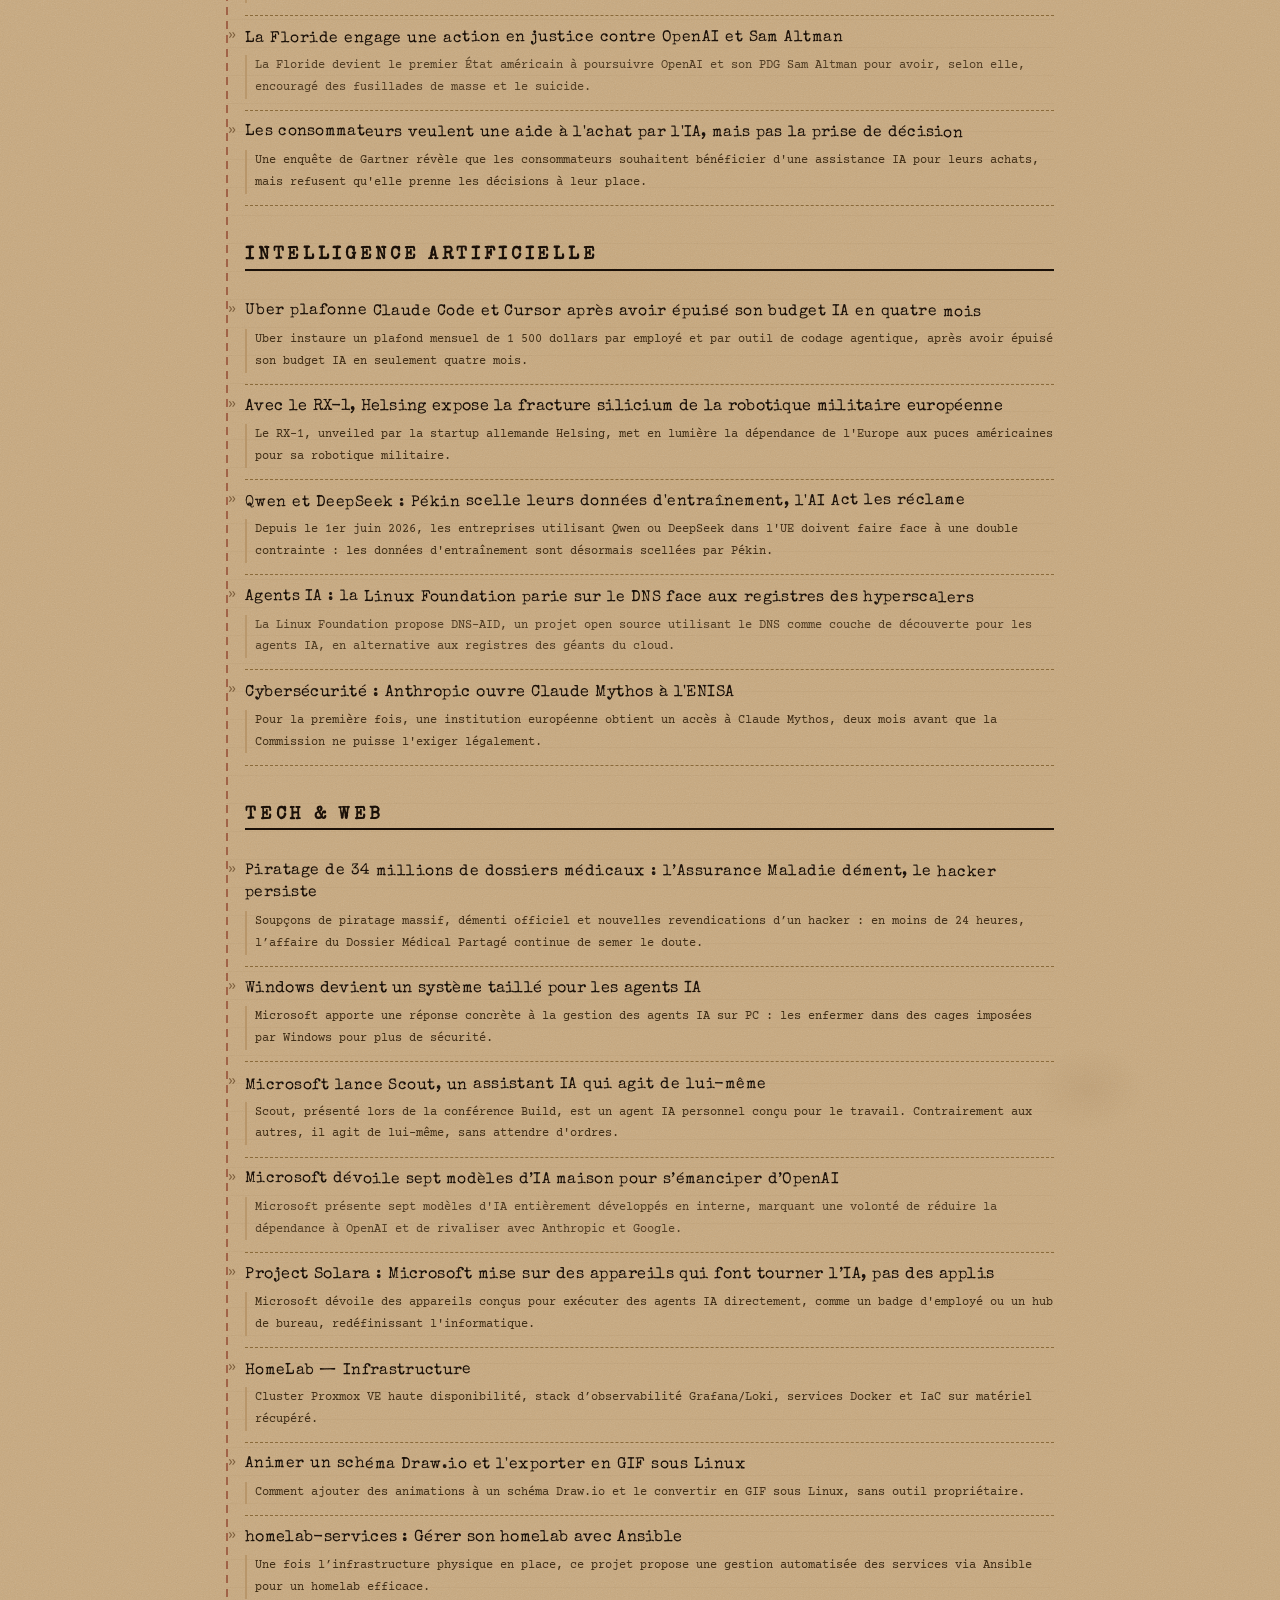
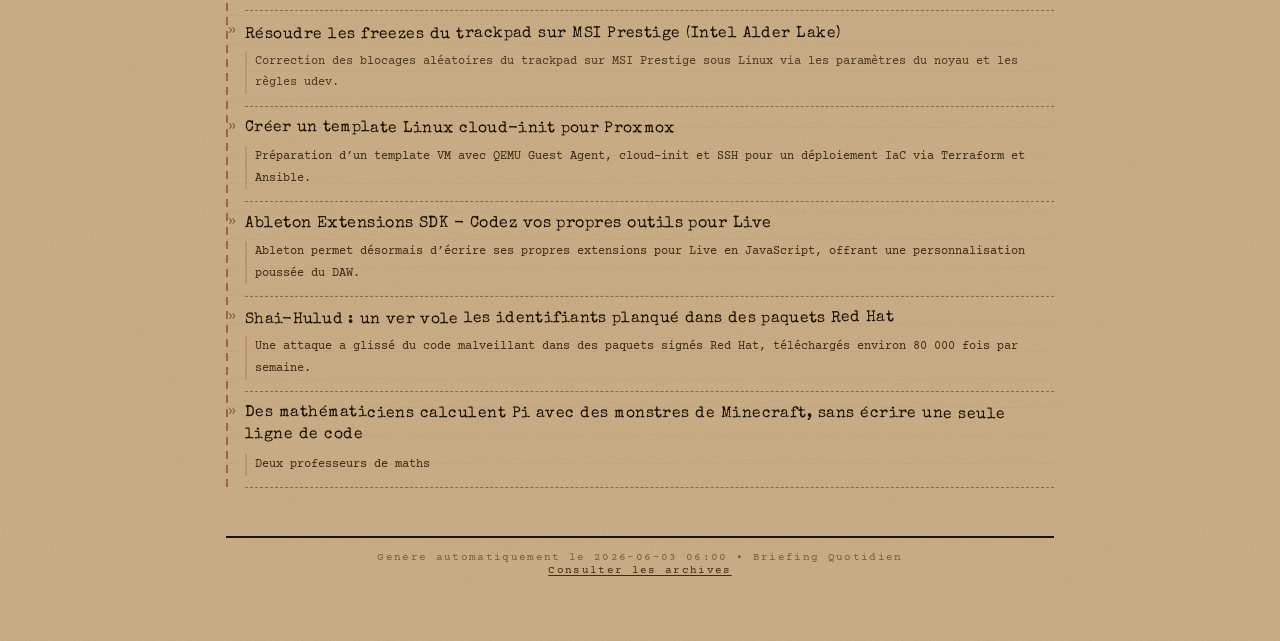
<file: archives/2026-06-03.html>
<!DOCTYPE html>
<html lang="fr">
<head>
    <meta charset="UTF-8">
    <meta name="viewport" content="width=device-width, initial-scale=1.0">
    <title>Archives — Le Briefing du Matin</title>
    <meta name="description" content="Votre revue de presse quotidienne, générée par IA">
    <link rel="icon" href="../favicon.png">
    <link rel="stylesheet" href="../style.css">
</head>
<body>
    <div class="container">
        <header class="site-header">
            <span class="masthead">Le Briefing du Matin</span>
            <h1 class="site-title">Le Briefing du Matin</h1>
            <p class="site-desc">Votre revue de presse quotidienne, générée par IA</p>
            <nav class="site-nav">
                <a href="../" class="nav-link">Aujourd'hui</a>
                <a href="../archives/" class="nav-link">Archives</a>
            </nav>
        </header>

        <main class="daily-briefing">
            <div class="briefing-meta">
                <time class="briefing-date" datetime="2026-06-03">mercredi 3 juin 2026</time>
                <span class="article-count">38 articles &bull; 8 flux</span>
            </div>

            <div class="briefing-content">
<div class="briefing-header">
    <h2>Mercredi 3 juin 2026</h2>
    <p>La journée s'annonce riche en innovations et en réflexions profondes. Entre avancées technologiques et enjeux éthiques, aujourd'hui est l'occasion de faire le point sur ce qui façonne notre avenir numérique et spirituel.</p>
</div>

<section class="category">
    <h3 class="category-title">Spirituel</h3>
    <article class="article-card">
        <a href="https://fr.peripsum.org/TRF/gospel" class="article-title">Première Épître de saint Paul Apôtre aux Corinthiens 7,13-17</a>
        <p class="article-summary">et si une femme a un mari qui n'a pas la foi, et qu'il consente à habiter avec elle, qu'elle ne renvoie point son mari. Car le mari infidèle est sanctifié par la femme, et la femme infidèle est sanctifiée par le mari.</p>
    </article>
    <article class="article-card">
        <a href="https://fr.peripsum.org/TRF/gospel" class="article-title">Évangile selon saint Matthieu 13,44-52</a>
        <p class="article-summary">En ce temps-là, Jésus dit à ses disciples cette parabole : le royaume des cieux est semblable à un trésor caché dans un champ.</p>
    </article>
    <article class="article-card">
        <a href="https://fr.peripsum.org/TRF/gospel" class="article-title">Saint Basile</a>
        <p class="article-summary">Notre Seigneur Jésus Christ a vivement et souvent insisté : « Si quelqu’un veut venir à moi, qu’il renonce à lui-même, qu’il prenne sa croix et qu’il me suive ».</p>
    </article>
</section>

<section class="category">
    <h3 class="category-title">Développement</h3>
    <article class="article-card">
        <a href="https://www.stackgui.de/newsletter/palantir-dgsi-curl-burnout-whatsapp-messages/" class="article-title">Palantir à la DGSI, curl au bord du gouffre, et WhatsApp qui lit vos messages</a>
        <p class="article-summary">Dans cette édition on parle de souveraineté numérique, de burnout dans l'open source, d'une faille Linux vieille de 19 ans et de quelques outils bien utiles.</p>
    </article>
    <article class="article-card">
        <a href="https://www.stackgui.de/fedora-cosmic-bureau-linux-test/" class="article-title">Fedora Cosmic : on a testé le bureau Linux qui pourrait bien détrôner GNOME et KDE</a>
        <p class="article-summary">Cosmic Desktop est écrit entièrement en Rust. Le projet a un tout juste et tourne déjà mieux que Gnome sur Fedora... c'est vraiment prometteur.</p>
    </article>
    <article class="article-card">
        <a href="https://www.stackgui.de/tech-ecologique-logiciels-legers-local-first-serveurs-occasion/" class="article-title">La tech écologique : mes propres réflexions</a>
        <p class="article-summary">Logiciels légers, données en local, serveurs d'occasion : quelques pistes concrètes pour réduire l'empreinte de son infrastructure numérique sans tout sacrifier.</p>
    </article>
    <article class="article-card">
        <a href="https://www.stackgui.de/la-stack-100-open-source-qui-fait-tourner-mon-business/" class="article-title">La stack 100% open source qui fait tourner tout mon business</a>
        <p class="article-summary">Veille, site internet, newsletter, analytics, communauté, streaming : un tour complet des outils open source auto-hébergés qui font tourner StackGuide au quotidien, sur un seul petit VPS.</p>
    </article>
    <article class="article-card">
        <a href="https://www.stackgui.de/proton-workspace-vs-infomaniak-ksuite-comparatif/" class="article-title">Proton VS Infomaniak : Quelle suite choisir</a>
        <p class="article-summary">Quand on quitte les GAFAM il y a 2 suites bureautiques qui reviennent systématiquement : Proton et Infomaniak. Dans cet article je vous donne les éléments qui vont vous permettre de choisir en toutes connaissances de cause.</p>
    </article>
    <article class="article-card">
        <a href="https://intelligence-artificielle.developpez.com/actu/383779/[base64]/" class="article-title">Détérioration de performances sous contraintes : les règles structurelles exposent la fragilité des agents LLM dans la génération de code backend</a>
        <p class="article-summary">Une étude révèle que les agents LLM peinent à générer du code backend sous contraintes structurelles, rappelant que l'IA reste loin de remplacer les développeurs.</p>
    </article>
    <article class="article-card">
        <a href="https://intelligence-artificielle.developpez.com/actu/383776/La-police-passe-au-crible-les-reseaux-sociaux-pour-identifier-les-publications-hostiles-aux-centres-de-donnees-dedies-a-l-IA-et-surveiller-les-opposants-violant-ainsi-les-libertes-civiles/" class="article-title">La police passe au crible les réseaux sociaux pour identifier les publications hostiles aux centres de données dédiés à l'IA</a>
        <p class="article-summary">La surveillance des réseaux sociaux par les forces de l'ordre pour traquer les opposants aux centres de données IA soulève des questions sur les libertés civiles.</p>
    </article>
    <article class="article-card">
        <a href="https://emploi.developpez.com/actu/383771/Le-superyacht-de-Mark-Zuckerberg-d-une-valeur-de-300-millions-de-dollars-accoste-a-Seattle-quelques-heures-apres-l-annonce-par-Meta-d-importants-licenciements-dans-la-region-suscitant-des-critiques/" class="article-title">Le superyacht de Mark Zuckerberg accoste à Seattle après des licenciements massifs chez Meta</a>
        <p class="article-summary">Le yacht de luxe de Mark Zuckerberg, évalué à 300 millions de dollars, accoste à Seattle peu après l'annonce de milliers de licenciements par Meta dans la région.</p>
    </article>
    <article class="article-card">
        <a href="https://droit.developpez.com/actu/383770/[base64]/" class="article-title">La Floride engage une action en justice contre OpenAI et Sam Altman</a>
        <p class="article-summary">La Floride devient le premier État américain à poursuivre OpenAI et son PDG Sam Altman pour avoir, selon elle, encouragé des fusillades de masse et le suicide.</p>
    </article>
    <article class="article-card">
        <a href="https://intelligence-artificielle.developpez.com/actu/383754/Les-consommateurs-souhaitent-beneficier-d-une-aide-a-l-achat-grace-a-l-IA-mais-ne-veulent-pas-que-celle-ci-prenne-les-decisions-d-achat-a-leur-place-selon-une-enquete-de-Gartner/" class="article-title">Les consommateurs veulent une aide à l'achat par l'IA, mais pas la prise de décision</a>
        <p class="article-summary">Une enquête de Gartner révèle que les consommateurs souhaitent bénéficier d'une assistance IA pour leurs achats, mais refusent qu'elle prenne les décisions à leur place.</p>
    </article>
</section>

<section class="category">
    <h3 class="category-title">Intelligence Artificielle</h3>
    <article class="article-card">
        <a href="https://www.actuia.com/actualite/uber-plafonne-claude-code-et-cursor-apres-avoir-epuise-son-budget-ia-en-quatre-mois/" class="article-title">Uber plafonne Claude Code et Cursor après avoir épuisé son budget IA en quatre mois</a>
        <p class="article-summary">Uber instaure un plafond mensuel de 1 500 dollars par employé et par outil de codage agentique, après avoir épuisé son budget IA en seulement quatre mois.</p>
    </article>
    <article class="article-card">
        <a href="https://www.actuia.com/actualite/avec-le-rx-1-helsing-expose-la-fracture-silicium-de-la-robotique-militaire-europeenne/" class="article-title">Avec le RX-1, Helsing expose la fracture silicium de la robotique militaire européenne</a>
        <p class="article-summary">Le RX-1, unveiled par la startup allemande Helsing, met en lumière la dépendance de l'Europe aux puces américaines pour sa robotique militaire.</p>
    </article>
    <article class="article-card">
        <a href="https://www.actuia.com/actualite/qwen-et-deepseek-pekin-scelle-leurs-donnees-dentrainement-lai-act-les-reclame/" class="article-title">Qwen et DeepSeek : Pékin scelle leurs données d'entraînement, l'AI Act les réclame</a>
        <p class="article-summary">Depuis le 1er juin 2026, les entreprises utilisant Qwen ou DeepSeek dans l'UE doivent faire face à une double contrainte : les données d'entraînement sont désormais scellées par Pékin.</p>
    </article>
    <article class="article-card">
        <a href="https://www.actuia.com/actualite/agents-ia-la-linux-foundation-parie-sur-le-dns-face-aux-registres-des-hyperscalers/" class="article-title">Agents IA : la Linux Foundation parie sur le DNS face aux registres des hyperscalers</a>
        <p class="article-summary">La Linux Foundation propose DNS-AID, un projet open source utilisant le DNS comme couche de découverte pour les agents IA, en alternative aux registres des géants du cloud.</p>
    </article>
    <article class="article-card">
        <a href="https://www.actuia.com/actualite/anthropic-ouvre-claude-mythos-a-lenisa/" class="article-title">Cybersécurité : Anthropic ouvre Claude Mythos à l'ENISA</a>
        <p class="article-summary">Pour la première fois, une institution européenne obtient un accès à Claude Mythos, deux mois avant que la Commission ne puisse l'exiger légalement.</p>
    </article>
</section>

<section class="category">
    <h3 class="category-title">Tech & Web</h3>
    <article class="article-card">
        <a href="https://www.frandroid.com/culture-tech/web/3123671_piratage-de-34-millions-de-dossiers-medicaux-lassurance-maladie-dement-le-hacker-persiste" class="article-title">Piratage de 34 millions de dossiers médicaux : l’Assurance Maladie dément, le hacker persiste</a>
        <p class="article-summary">Soupçons de piratage massif, démenti officiel et nouvelles revendications d’un hacker : en moins de 24 heures, l’affaire du Dossier Médical Partagé continue de semer le doute.</p>
    </article>
    <article class="article-card">
        <a href="https://www.frandroid.com/marques/microsoft/3123579_windows-devient-un-systeme-taille-pour-les-agents-ia-voici-comment" class="article-title">Windows devient un système taillé pour les agents IA</a>
        <p class="article-summary">Microsoft apporte une réponse concrète à la gestion des agents IA sur PC : les enfermer dans des cages imposées par Windows pour plus de sécurité.</p>
    </article>
    <article class="article-card">
        <a href="https://www.frandroid.com/marques/microsoft/3123561_microsoft-lance-scout-un-assistant-ia-qui-agit-de-lui-meme" class="article-title">Microsoft lance Scout, un assistant IA qui agit de lui-même</a>
        <p class="article-summary">Scout, présenté lors de la conférence Build, est un agent IA personnel conçu pour le travail. Contrairement aux autres, il agit de lui-même, sans attendre d'ordres.</p>
    </article>
    <article class="article-card">
        <a href="https://www.frandroid.com/marques/microsoft/3123559_microsoft-devoile-sept-modeles-dia-maison-pour-semanciper-dopenai-et-partir-chasser-sur-les-terres-danthropic-et-de-google" class="article-title">Microsoft dévoile sept modèles d’IA maison pour s’émanciper d’OpenAI</a>
        <p class="article-summary">Microsoft présente sept modèles d'IA entièrement développés en interne, marquant une volonté de réduire la dépendance à OpenAI et de rivaliser avec Anthropic et Google.</p>
    </article>
    <article class="article-card">
        <a href="https://www.frandroid.com/marques/3123603_project-solara-microsoft-mise-sur-des-appareils-qui-font-tourner-lia-pas-des-applis" class="article-title">Project Solara : Microsoft mise sur des appareils qui font tourner l’IA, pas des applis</a>
        <p class="article-summary">Microsoft dévoile des appareils conçus pour exécuter des agents IA directement, comme un badge d'employé ou un hub de bureau, redéfinissant l'informatique.</p>
    </article>
    <article class="article-card">
        <a href="https://blog.ldtr.ovh/projets/homelab/" class="article-title">HomeLab — Infrastructure</a>
        <p class="article-summary">Cluster Proxmox VE haute disponibilité, stack d’observabilité Grafana/Loki, services Docker et IaC sur matériel récupéré.</p>
    </article>
    <article class="article-card">
        <a href="https://blog.ldtr.ovh/posts/draw.io_anim_to_gif/" class="article-title">Animer un schéma Draw.io et l'exporter en GIF sous Linux</a>
        <p class="article-summary">Comment ajouter des animations à un schéma Draw.io et le convertir en GIF sous Linux, sans outil propriétaire.</p>
    </article>
    <article class="article-card">
        <a href="https://blog.ldtr.ovh/projets/homelab-services/" class="article-title">homelab-services : Gérer son homelab avec Ansible</a>
        <p class="article-summary">Une fois l’infrastructure physique en place, ce projet propose une gestion automatisée des services via Ansible pour un homelab efficace.</p>
    </article>
    <article class="article-card">
        <a href="https://blog.ldtr.ovh/posts/trackpad-solution-msi/" class="article-title">Résoudre les freezes du trackpad sur MSI Prestige (Intel Alder Lake)</a>
        <p class="article-summary">Correction des blocages aléatoires du trackpad sur MSI Prestige sous Linux via les paramètres du noyau et les règles udev.</p>
    </article>
    <article class="article-card">
        <a href="https://blog.ldtr.ovh/posts/proxmox-template-linux-cloud-init/" class="article-title">Créer un template Linux cloud-init pour Proxmox</a>
        <p class="article-summary">Préparation d’un template VM avec QEMU Guest Agent, cloud-init et SSH pour un déploiement IaC via Terraform et Ansible.</p>
    </article>
    <article class="article-card">
        <a href="https://korben.info/ableton-live-extensions-sdk.html" class="article-title">Ableton Extensions SDK - Codez vos propres outils pour Live</a>
        <p class="article-summary">Ableton permet désormais d’écrire ses propres extensions pour Live en JavaScript, offrant une personnalisation poussée du DAW.</p>
    </article>
    <article class="article-card">
        <a href="https://korben.info/shai-hulud-un-ver-vole-les-identifiants-planque-dans-des-paquets-red-hat.html" class="article-title">Shai-Hulud : un ver vole les identifiants planqué dans des paquets Red Hat</a>
        <p class="article-summary">Une attaque a glissé du code malveillant dans des paquets signés Red Hat, téléchargés environ 80 000 fois par semaine.</p>
    </article>
    <article class="article-card">
        <a href="https://korben.info/des-mathematiciens-ont-calcule-pi-avec-des-monstres-de-minecraft-sans-ecrire-une-seule-ligne-de-code.html" class="article-title">Des mathématiciens calculent Pi avec des monstres de Minecraft, sans écrire une seule ligne de code</a>
        <p class="article-summary">Deux professeurs de maths
            </div>
        </main>

        <footer class="site-footer">
            <p>Genere automatiquement le 2026-06-03 06:00 &bull; Briefing Quotidien</p>
            <p><a href="../archives/">Consulter les archives</a></p>
        </footer>
    </div>
</body>
</html>
</file>
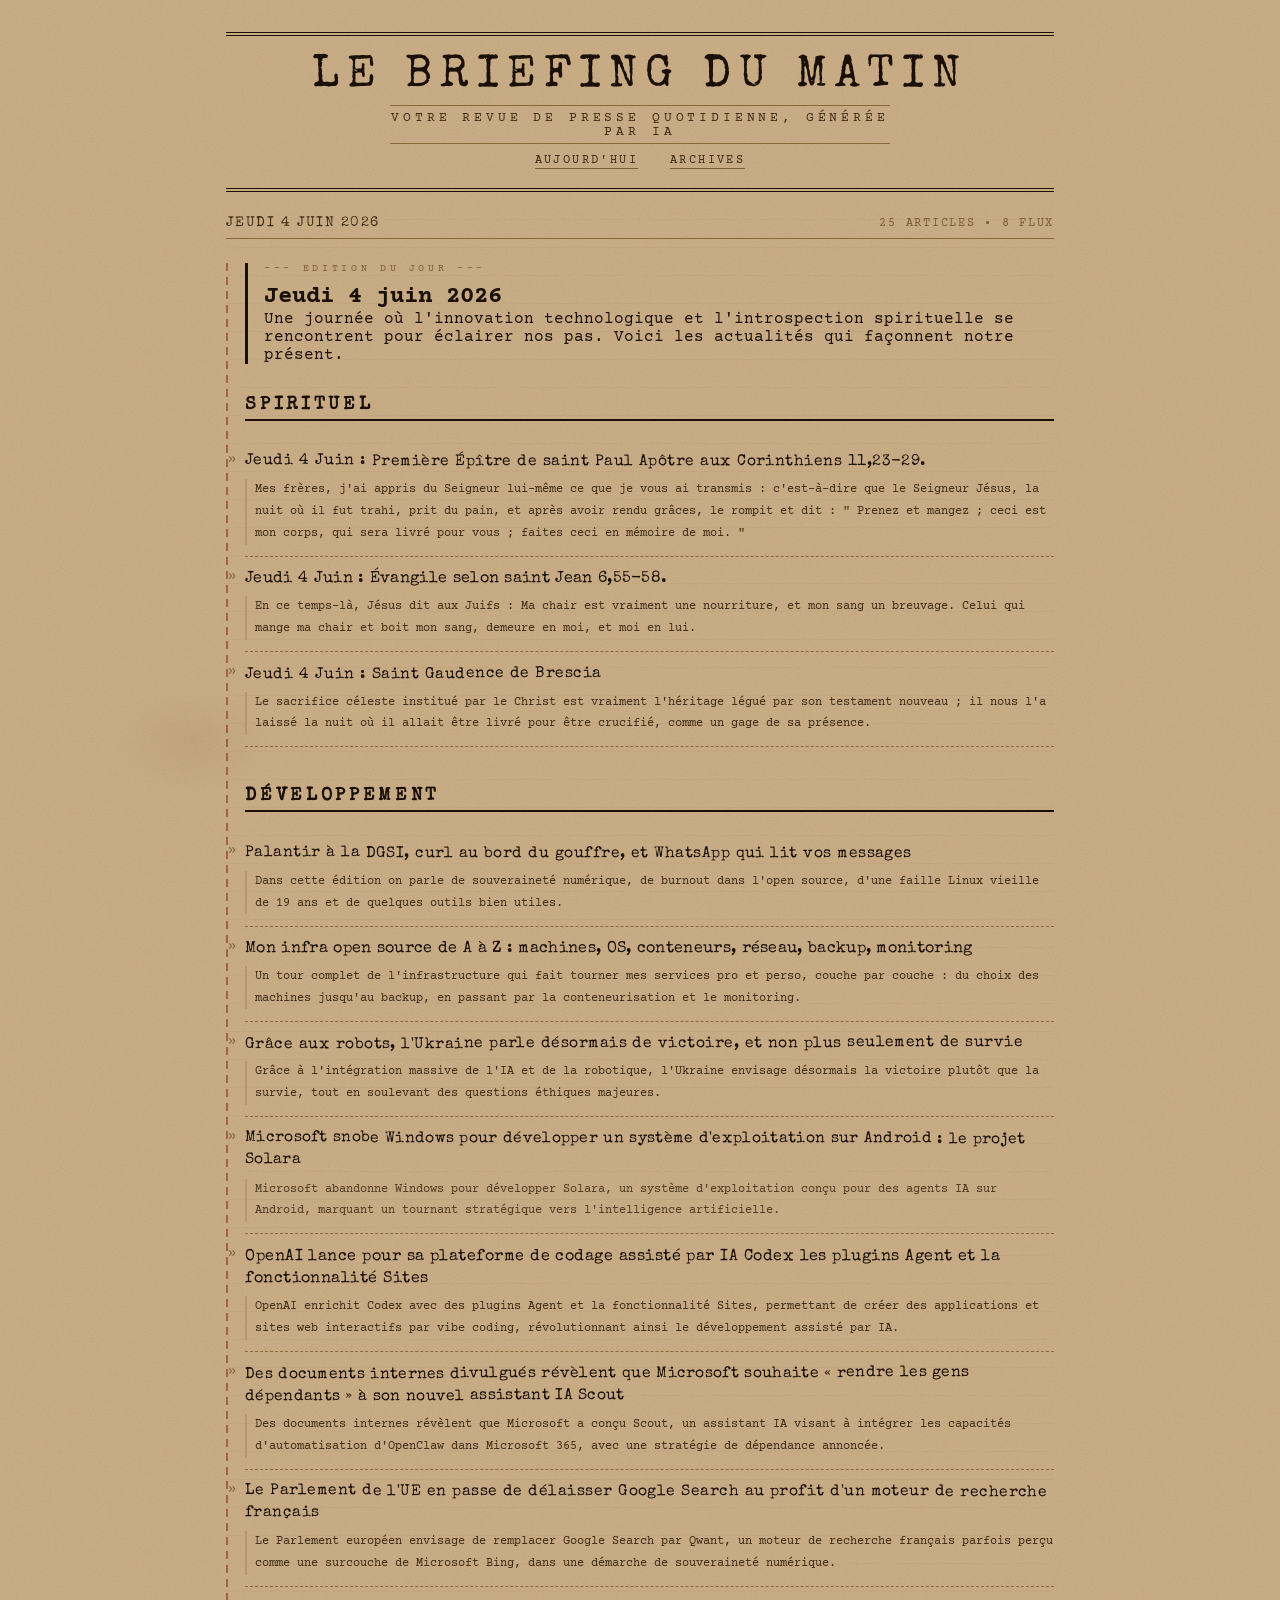
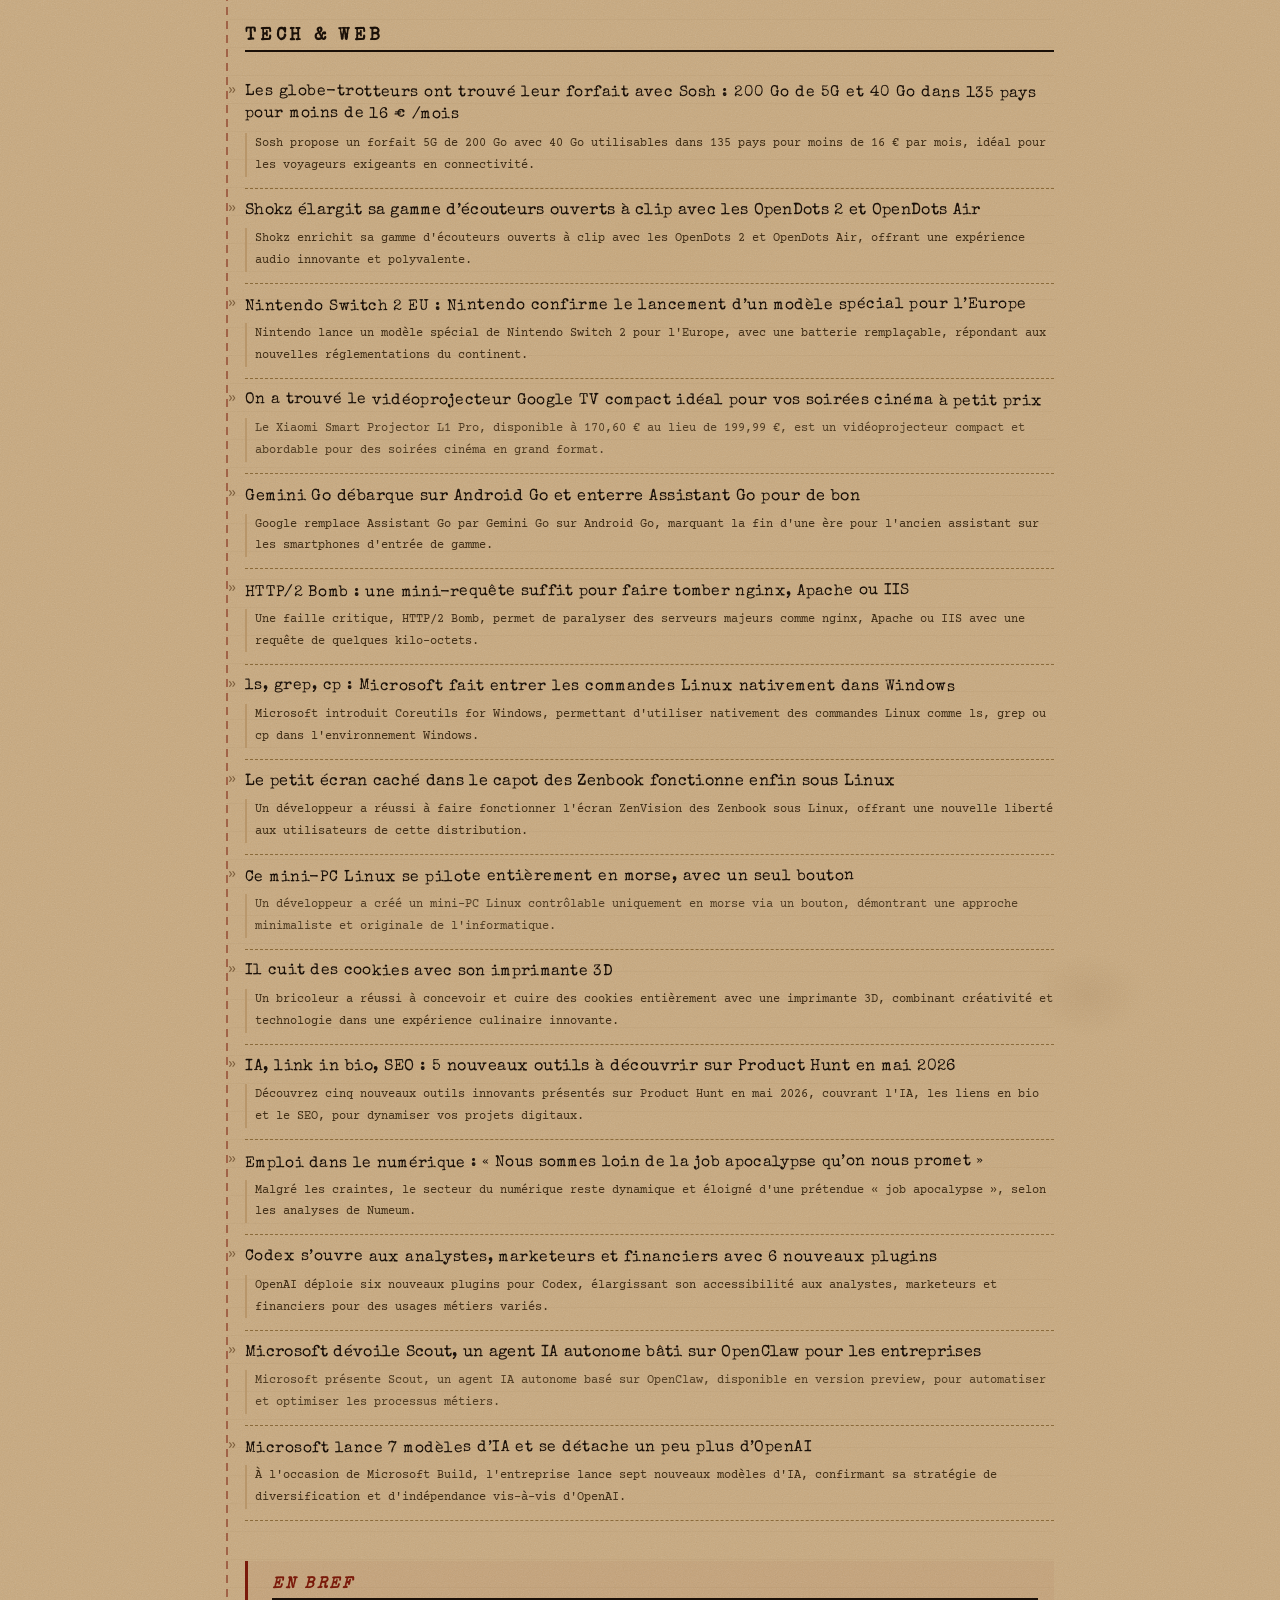
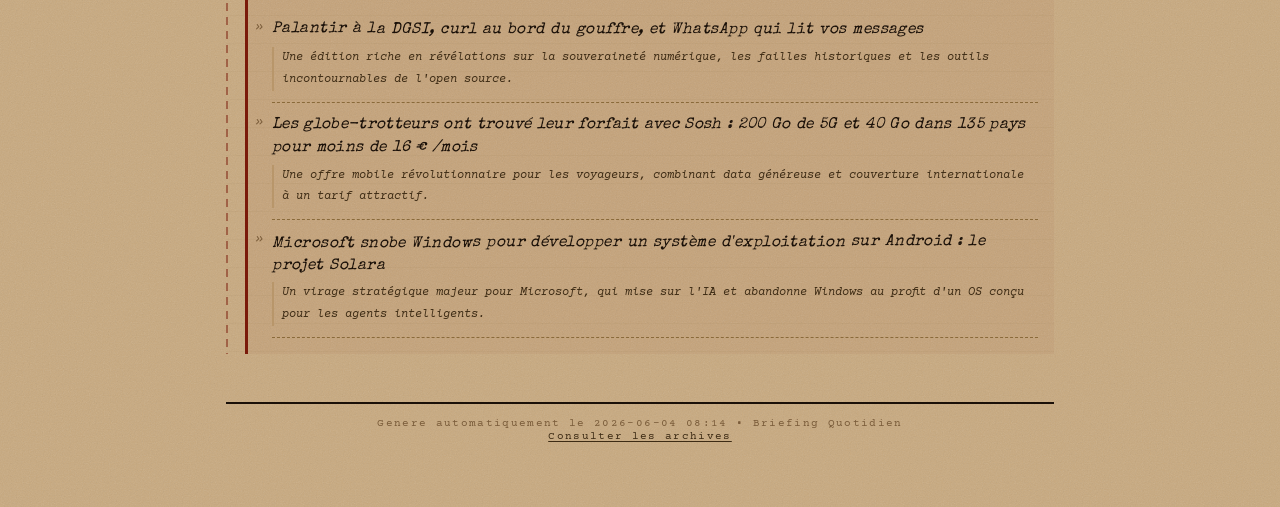
<file: archives/2026-06-04.html>
<!DOCTYPE html>
<html lang="fr">
<head>
    <meta charset="UTF-8">
    <meta name="viewport" content="width=device-width, initial-scale=1.0">
    <title>Archives — Le Briefing du Matin</title>
    <meta name="description" content="Votre revue de presse quotidienne, générée par IA">
    <link rel="icon" href="../favicon.png">
    <link rel="stylesheet" href="../style.css">
</head>
<body>
    <div class="container">
        <header class="site-header">
            <span class="masthead">Le Briefing du Matin</span>
            <h1 class="site-title">Le Briefing du Matin</h1>
            <p class="site-desc">Votre revue de presse quotidienne, générée par IA</p>
            <nav class="site-nav">
                <a href="../" class="nav-link">Aujourd'hui</a>
                <a href="../archives/" class="nav-link">Archives</a>
            </nav>
        </header>

        <main class="daily-briefing">
            <div class="briefing-meta">
                <time class="briefing-date" datetime="2026-06-04">jeudi 4 juin 2026</time>
                <span class="article-count">25 articles &bull; 8 flux</span>
            </div>

            <div class="briefing-content">
<div class="briefing-header">
  <h2>Jeudi 4 juin 2026</h2>
  <p>Une journée où l'innovation technologique et l'introspection spirituelle se rencontrent pour éclairer nos pas. Voici les actualités qui façonnent notre présent.</p>
</div>

<section class="category">
  <h3 class="category-title">Spirituel</h3>
  <article class="article-card">
    <a href="https://fr.peripsum.org/TRF/gospel" class="article-title">Jeudi 4 Juin : Première Épître de saint Paul Apôtre aux Corinthiens 11,23-29.</a>
    <p class="article-summary">Mes frères, j'ai appris du Seigneur lui-même ce que je vous ai transmis : c'est-à-dire que le Seigneur Jésus, la nuit où il fut trahi, prit du pain, et après avoir rendu grâces, le rompit et dit : " Prenez et mangez ; ceci est mon corps, qui sera livré pour vous ; faites ceci en mémoire de moi. "</p>
  </article>
  <article class="article-card">
    <a href="https://fr.peripsum.org/TRF/gospel" class="article-title">Jeudi 4 Juin : Évangile selon saint Jean 6,55-58.</a>
    <p class="article-summary">En ce temps-là, Jésus dit aux Juifs : Ma chair est vraiment une nourriture, et mon sang un breuvage. Celui qui mange ma chair et boit mon sang, demeure en moi, et moi en lui.</p>
  </article>
  <article class="article-card">
    <a href="https://fr.peripsum.org/TRF/gospel" class="article-title">Jeudi 4 Juin : Saint Gaudence de Brescia</a>
    <p class="article-summary">Le sacrifice céleste institué par le Christ est vraiment l'héritage légué par son testament nouveau ; il nous l'a laissé la nuit où il allait être livré pour être crucifié, comme un gage de sa présence.</p>
  </article>
</section>

<section class="category">
  <h3 class="category-title">Développement</h3>
  <article class="article-card">
    <a href="https://www.stackgui.de/newsletter/palantir-dgsi-curl-burnout-whatsapp-messages/" class="article-title">Palantir à la DGSI, curl au bord du gouffre, et WhatsApp qui lit vos messages</a>
    <p class="article-summary">Dans cette édition on parle de souveraineté numérique, de burnout dans l'open source, d'une faille Linux vieille de 19 ans et de quelques outils bien utiles.</p>
  </article>
  <article class="article-card">
    <a href="https://www.stackgui.de/mon-infra-open-source-machines-os-conteneurs-reseaux-backup-monitoring/" class="article-title">Mon infra open source de A à Z : machines, OS, conteneurs, réseau, backup, monitoring</a>
    <p class="article-summary">Un tour complet de l'infrastructure qui fait tourner mes services pro et perso, couche par couche : du choix des machines jusqu'au backup, en passant par la conteneurisation et le monitoring.</p>
  </article>
  <article class="article-card">
    <a href="https://embarque.developpez.com/actu/383838/Grace-aux-robots-l-Ukraine-parle-desormais-de-victoire-et-non-plus-seulement-de-survie-Un-nombre-croissant-de-ces-engins-autonomes-sont-pilotes-par-l-IA-ce-qui-suscite-des-preoccupations-ethiques/" class="article-title">Grâce aux robots, l'Ukraine parle désormais de victoire, et non plus seulement de survie</a>
    <p class="article-summary">Grâce à l'intégration massive de l'IA et de la robotique, l'Ukraine envisage désormais la victoire plutôt que la survie, tout en soulevant des questions éthiques majeures.</p>
  </article>
  <article class="article-card">
    <a href="https://microsoft.developpez.com/actu/383837/Microsoft-snobe-Windows-pour-developper-un-systeme-d-exploitation-sur-Android-le-projet-Solara-est-concu-pour-des-agents-IA-plutot-que-pour-des-applications-traditionnelles/" class="article-title">Microsoft snobe Windows pour développer un système d'exploitation sur Android : le projet Solara</a>
    <p class="article-summary">Microsoft abandonne Windows pour développer Solara, un système d'exploitation conçu pour des agents IA sur Android, marquant un tournant stratégique vers l'intelligence artificielle.</p>
  </article>
  <article class="article-card">
    <a href="https://intelligence-artificielle.developpez.com/actu/383833/OpenAI-lance-pour-sa-plateforme-de-codage-assiste-par-IA-Codex-les-plugins-Agent-et-la-fonctionnalite-Sites-pour-creer-des-applications-et-sites-web-heberges-interactifs-par-vibe-coding/" class="article-title">OpenAI lance pour sa plateforme de codage assisté par IA Codex les plugins Agent et la fonctionnalité Sites</a>
    <p class="article-summary">OpenAI enrichit Codex avec des plugins Agent et la fonctionnalité Sites, permettant de créer des applications et sites web interactifs par vibe coding, révolutionnant ainsi le développement assisté par IA.</p>
  </article>
  <article class="article-card">
    <a href="https://microsoft.developpez.com/actu/383830/[base64]/" class="article-title">Des documents internes divulgués révèlent que Microsoft souhaite « rendre les gens dépendants » à son nouvel assistant IA Scout</a>
    <p class="article-summary">Des documents internes révèlent que Microsoft a conçu Scout, un assistant IA visant à intégrer les capacités d'automatisation d'OpenClaw dans Microsoft 365, avec une stratégie de dépendance annoncée.</p>
  </article>
  <article class="article-card">
    <a href="https://web.developpez.com/actu/383828/[base64]/" class="article-title">Le Parlement de l'UE en passe de délaisser Google Search au profit d'un moteur de recherche français</a>
    <p class="article-summary">Le Parlement européen envisage de remplacer Google Search par Qwant, un moteur de recherche français parfois perçu comme une surcouche de Microsoft Bing, dans une démarche de souveraineté numérique.</p>
  </article>
</section>

<section class="category">
  <h3 class="category-title">Tech & Web</h3>
  <article class="article-card">
    <a href="https://www.frandroid.com/bons-plans/3125141_les-globe-trotteurs-ont-trouve-leur-forfait-avec-sosh-200-go-de-5g-et-40-go-dans-135-pays-pour-moins-de-16-e-mois" class="article-title">Les globe-trotteurs ont trouvé leur forfait avec Sosh : 200 Go de 5G et 40 Go dans 135 pays pour moins de 16 € /mois</a>
    <p class="article-summary">Sosh propose un forfait 5G de 200 Go avec 40 Go utilisables dans 135 pays pour moins de 16 € par mois, idéal pour les voyageurs exigeants en connectivité.</p>
  </article>
  <article class="article-card">
    <a href="https://www.frandroid.com/marques/shokz/3124175_shokz-elargit-sa-gamme-decouteurs-ouverts-a-clip-avec-les-opendots-2-et-opendots-air" class="article-title">Shokz élargit sa gamme d’écouteurs ouverts à clip avec les OpenDots 2 et OpenDots Air</a>
    <p class="article-summary">Shokz enrichit sa gamme d'écouteurs ouverts à clip avec les OpenDots 2 et OpenDots Air, offrant une expérience audio innovante et polyvalente.</p>
  </article>
  <article class="article-card">
    <a href="https://www.frandroid.com/marques/nintendo/3125523_nintendo-switch-2-eu-nintendo-confirme-le-lancement-dun-modele-special-pour-leurope" class="article-title">Nintendo Switch 2 EU : Nintendo confirme le lancement d’un modèle spécial pour l’Europe</a>
    <p class="article-summary">Nintendo lance un modèle spécial de Nintendo Switch 2 pour l'Europe, avec une batterie remplaçable, répondant aux nouvelles réglementations du continent.</p>
  </article>
  <article class="article-card">
    <a href="https://www.frandroid.com/marques/xiaomi/3125499_on-a-trouve-le-videoprojecteur-google-tv-compact-ideal-pour-vos-soirees-cinema-a-petit-prix" class="article-title">On a trouvé le vidéoprojecteur Google TV compact idéal pour vos soirées cinéma à petit prix</a>
    <p class="article-summary">Le Xiaomi Smart Projector L1 Pro, disponible à 170,60 € au lieu de 199,99 €, est un vidéoprojecteur compact et abordable pour des soirées cinéma en grand format.</p>
  </article>
  <article class="article-card">
    <a href="https://www.frandroid.com/android/3125511_gemini-go-debarque-sur-android-go-et-enterre-assistant-go-pour-de-bon" class="article-title">Gemini Go débarque sur Android Go et enterre Assistant Go pour de bon</a>
    <p class="article-summary">Google remplace Assistant Go par Gemini Go sur Android Go, marquant la fin d'une ère pour l'ancien assistant sur les smartphones d'entrée de gamme.</p>
  </article>
  <article class="article-card">
    <a href="https://korben.info/http-2-bomb-une-mini-requete-suffit-pour-faire-tomber-nginx-apache-ou-iis.html" class="article-title">HTTP/2 Bomb : une mini-requête suffit pour faire tomber nginx, Apache ou IIS</a>
    <p class="article-summary">Une faille critique, HTTP/2 Bomb, permet de paralyser des serveurs majeurs comme nginx, Apache ou IIS avec une requête de quelques kilo-octets.</p>
  </article>
  <article class="article-card">
    <a href="https://korben.info/ls-grep-cp-microsoft-fait-entrer-les-commandes-linux-nativement-dans-windows.html" class="article-title">ls, grep, cp : Microsoft fait entrer les commandes Linux nativement dans Windows</a>
    <p class="article-summary">Microsoft introduit Coreutils for Windows, permettant d'utiliser nativement des commandes Linux comme ls, grep ou cp dans l'environnement Windows.</p>
  </article>
  <article class="article-card">
    <a href="https://korben.info/le-petit-ecran-cache-dans-le-capot-des-zenbook-fonctionne-enfin-sous-linux.html" class="article-title">Le petit écran caché dans le capot des Zenbook fonctionne enfin sous Linux</a>
    <p class="article-summary">Un développeur a réussi à faire fonctionner l'écran ZenVision des Zenbook sous Linux, offrant une nouvelle liberté aux utilisateurs de cette distribution.</p>
  </article>
  <article class="article-card">
    <a href="https://korben.info/ce-mini-pc-linux-se-pilote-entierement-en-morse-avec-un-seul-bouton.html" class="article-title">Ce mini-PC Linux se pilote entièrement en morse, avec un seul bouton</a>
    <p class="article-summary">Un développeur a créé un mini-PC Linux contrôlable uniquement en morse via un bouton, démontrant une approche minimaliste et originale de l'informatique.</p>
  </article>
  <article class="article-card">
    <a href="https://korben.info/il-cuit-des-cookies-avec-son-imprimante-3d.html" class="article-title">Il cuit des cookies avec son imprimante 3D</a>
    <p class="article-summary">Un bricoleur a réussi à concevoir et cuire des cookies entièrement avec une imprimante 3D, combinant créativité et technologie dans une expérience culinaire innovante.</p>
  </article>
  <article class="article-card">
    <a href="https://www.blogdumoderateur.com/nouveaux-outils-product-hunt-mai-2026/" class="article-title">IA, link in bio, SEO : 5 nouveaux outils à découvrir sur Product Hunt en mai 2026</a>
    <p class="article-summary">Découvrez cinq nouveaux outils innovants présentés sur Product Hunt en mai 2026, couvrant l'IA, les liens en bio et le SEO, pour dynamiser vos projets digitaux.</p>
  </article>
  <article class="article-card">
    <a href="https://www.blogdumoderateur.com/emploi-numerique-loin-job-apocalypse-promet/" class="article-title">Emploi dans le numérique : « Nous sommes loin de la job apocalypse qu’on nous promet »</a>
    <p class="article-summary">Malgré les craintes, le secteur du numérique reste dynamique et éloigné d'une prétendue « job apocalypse », selon les analyses de Numeum.</p>
  </article>
  <article class="article-card">
    <a href="https://www.blogdumoderateur.com/codex-six-nouveaux-plugins/" class="article-title">Codex s’ouvre aux analystes, marketeurs et financiers avec 6 nouveaux plugins</a>
    <p class="article-summary">OpenAI déploie six nouveaux plugins pour Codex, élargissant son accessibilité aux analystes, marketeurs et financiers pour des usages métiers variés.</p>
  </article>
  <article class="article-card">
    <a href="https://www.blogdumoderateur.com/microsoft-devoile-scout-agent-ia-autonome-openclaw/" class="article-title">Microsoft dévoile Scout, un agent IA autonome bâti sur OpenClaw pour les entreprises</a>
    <p class="article-summary">Microsoft présente Scout, un agent IA autonome basé sur OpenClaw, disponible en version preview, pour automatiser et optimiser les processus métiers.</p>
  </article>
  <article class="article-card">
    <a href="https://www.blogdumoderateur.com/microsoft-lance-7-modeles-ia/" class="article-title">Microsoft lance 7 modèles d’IA et se détache un peu plus d’OpenAI</a>
    <p class="article-summary">À l'occasion de Microsoft Build, l'entreprise lance sept nouveaux modèles d'IA, confirmant sa stratégie de diversification et d'indépendance vis-à-vis d'OpenAI.</p>
  </article>
</section>

<section class="en-bref">
  <h3 class="category-title">En bref</h3>
  <article class="article-card">
    <a href="https://www.stackgui.de/newsletter/palantir-dgsi-curl-burnout-whatsapp-messages/" class="article-title">Palantir à la DGSI, curl au bord du gouffre, et WhatsApp qui lit vos messages</a>
    <p class="article-summary">Une édition riche en révélations sur la souveraineté numérique, les failles historiques et les outils incontournables de l'open source.</p>
  </article>
  <article class="article-card">
    <a href="https://www.frandroid.com/bons-plans/3125141_les-globe-trotteurs-ont-trouve-leur-forfait-avec-sosh-200-go-de-5g-et-40-go-dans-135-pays-pour-moins-de-16-e-mois" class="article-title">Les globe-trotteurs ont trouvé leur forfait avec Sosh : 200 Go de 5G et 40 Go dans 135 pays pour moins de 16 € /mois</a>
    <p class="article-summary">Une offre mobile révolutionnaire pour les voyageurs, combinant data généreuse et couverture internationale à un tarif attractif.</p>
  </article>
  <article class="article-card">
    <a href="https://microsoft.developpez.com/actu/383837/Microsoft-snobe-Windows-pour-developper-un-systeme-d-exploitation-sur-Android-le-projet-Solara-est-concu-pour-des-agents-IA-plutot-que-pour-des-applications-traditionnelles/" class="article-title">Microsoft snobe Windows pour développer un système d'exploitation sur Android : le projet Solara</a>
    <p class="article-summary">Un virage stratégique majeur pour Microsoft, qui mise sur l'IA et abandonne Windows au profit d'un OS conçu pour les agents intelligents.</p>
  </article>
</section>
            </div>
        </main>

        <footer class="site-footer">
            <p>Genere automatiquement le 2026-06-04 08:14 &bull; Briefing Quotidien</p>
            <p><a href="../archives/">Consulter les archives</a></p>
        </footer>
    </div>
</body>
</html>
</file>
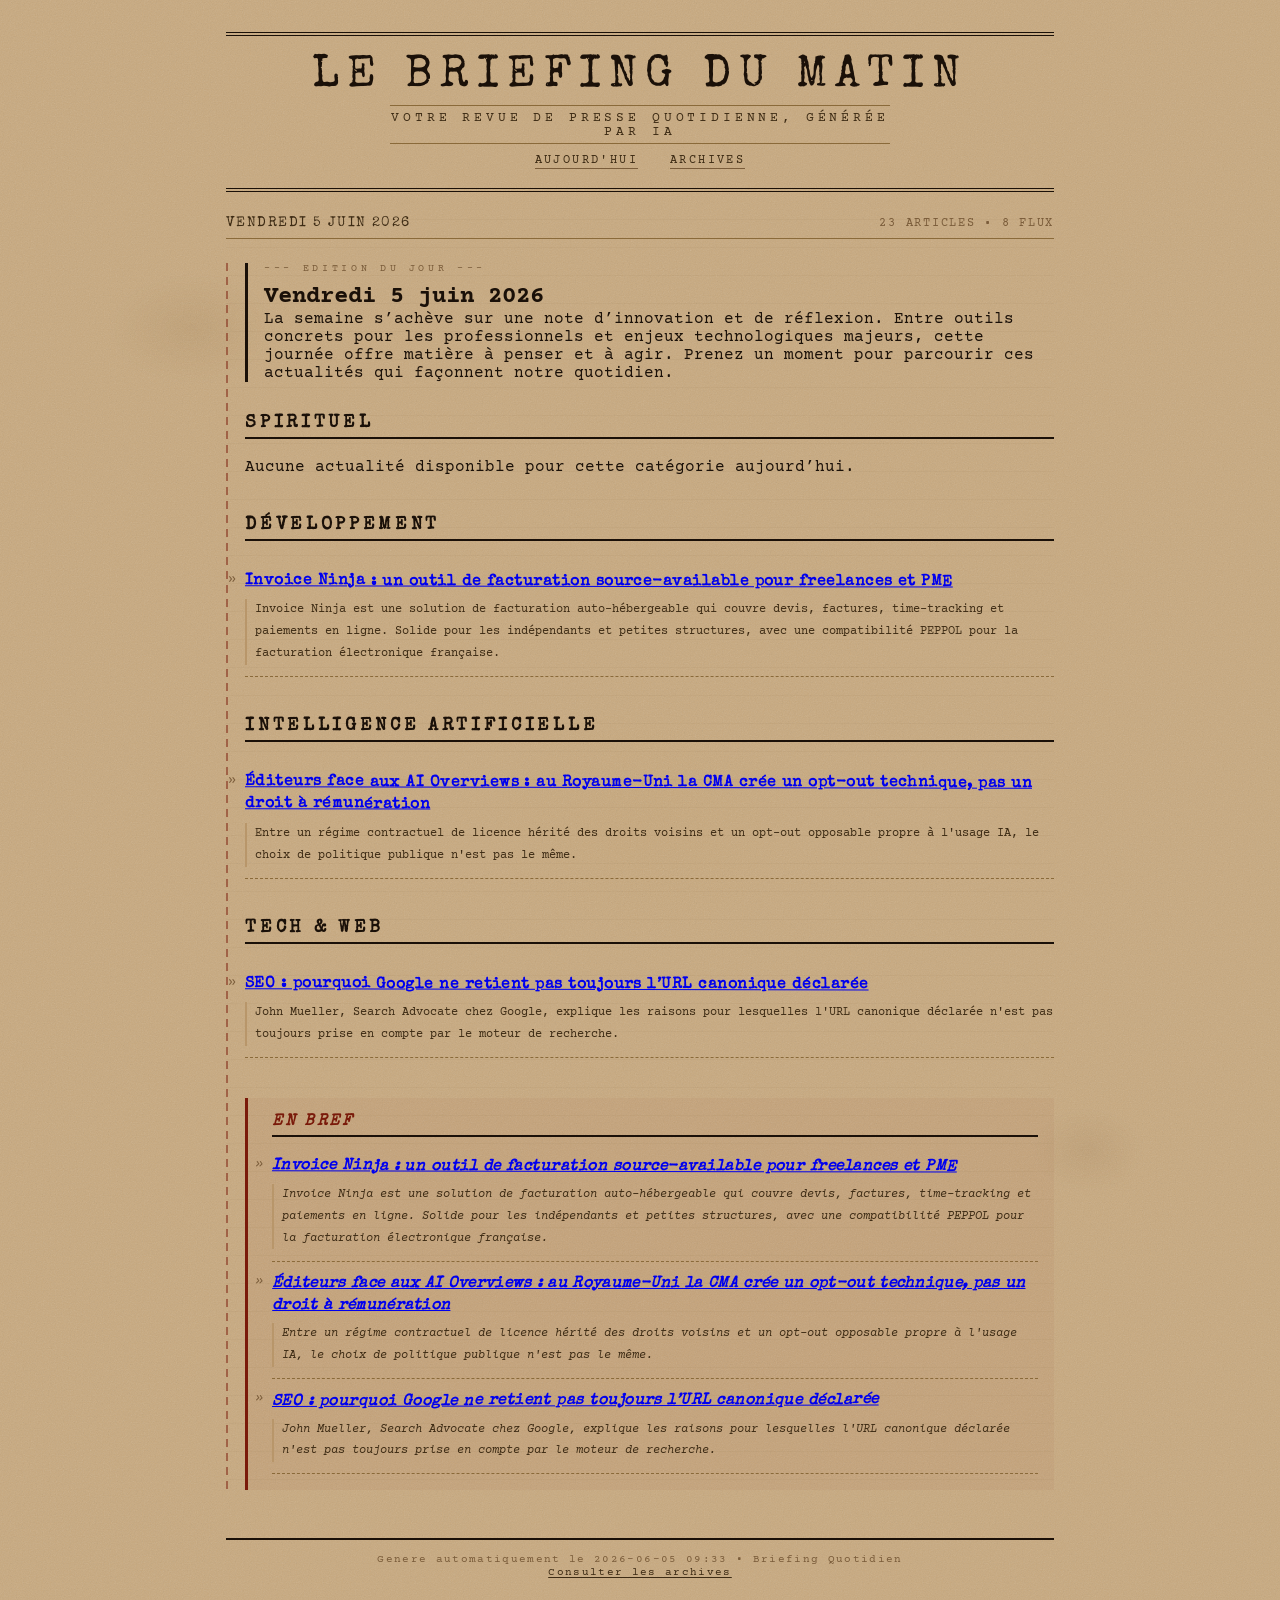
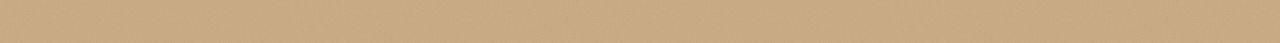
<file: archives/2026-06-05.html>
<!DOCTYPE html>
<html lang="fr">
<head>
    <meta charset="UTF-8">
    <meta name="viewport" content="width=device-width, initial-scale=1.0">
    <title>Archives — Le Briefing du Matin</title>
    <meta name="description" content="Votre revue de presse quotidienne, générée par IA">
    <link rel="icon" href="../favicon.png">
    <link rel="stylesheet" href="../style.css">
</head>
<body>
    <div class="container">
        <header class="site-header">
            <span class="masthead">Le Briefing du Matin</span>
            <h1 class="site-title">Le Briefing du Matin</h1>
            <p class="site-desc">Votre revue de presse quotidienne, générée par IA</p>
            <nav class="site-nav">
                <a href="../" class="nav-link">Aujourd'hui</a>
                <a href="../archives/" class="nav-link">Archives</a>
            </nav>
        </header>

        <main class="daily-briefing">
            <div class="briefing-meta">
                <time class="briefing-date" datetime="2026-06-05">vendredi 5 juin 2026</time>
                <span class="article-count">23 articles &bull; 8 flux</span>
            </div>

            <div class="briefing-content">
<div class="briefing-header">
  <h2>Vendredi 5 juin 2026</h2>
  <p>La semaine s’achève sur une note d’innovation et de réflexion. Entre outils concrets pour les professionnels et enjeux technologiques majeurs, cette journée offre matière à penser et à agir. Prenez un moment pour parcourir ces actualités qui façonnent notre quotidien.</p>
</div>

<section class="category">
  <h3 class="category-title">Spirituel</h3>
  <p>Aucune actualité disponible pour cette catégorie aujourd’hui.</p>
</section>

<section class="category">
  <h3 class="category-title">Développement</h3>
  <article class="article-card">
    <h4 class="article-title"><a href="https://www.stackgui.de/invoice-ninja-test-logiciel-facturation/" target="_blank" rel="noopener noreferrer">Invoice Ninja : un outil de facturation source-available pour freelances et PME</a></h4>
    <p class="article-summary">Invoice Ninja est une solution de facturation auto-hébergeable qui couvre devis, factures, time-tracking et paiements en ligne. Solide pour les indépendants et petites structures, avec une compatibilité PEPPOL pour la facturation électronique française.</p>
  </article>
</section>

<section class="category">
  <h3 class="category-title">Intelligence Artificielle</h3>
  <article class="article-card">
    <h4 class="article-title"><a href="https://www.actuia.com/actualite/editeurs-face-aux-ai-overviews-au-royaume-uni-la-cma-cree-un-opt-out-technique-pas-un-droit-a-remuneration/" target="_blank" rel="noopener noreferrer">Éditeurs face aux AI Overviews : au Royaume-Uni la CMA crée un opt-out technique, pas un droit à rémunération</a></h4>
    <p class="article-summary">Entre un régime contractuel de licence hérité des droits voisins et un opt-out opposable propre à l'usage IA, le choix de politique publique n'est pas le même.</p>
  </article>
</section>

<section class="category">
  <h3 class="category-title">Tech & Web</h3>
  <article class="article-card">
    <h4 class="article-title"><a href="https://www.blogdumoderateur.com/pourquoi-google-retient-pas-url-canonique-declaree/" target="_blank" rel="noopener noreferrer">SEO : pourquoi Google ne retient pas toujours l’URL canonique déclarée</a></h4>
    <p class="article-summary">John Mueller, Search Advocate chez Google, explique les raisons pour lesquelles l'URL canonique déclarée n'est pas toujours prise en compte par le moteur de recherche.</p>
  </article>
</section>

<section class="en-bref">
  <h3 class="category-title">En bref</h3>
  <article class="article-card">
    <h4 class="article-title"><a href="https://www.stackgui.de/invoice-ninja-test-logiciel-facturation/" target="_blank" rel="noopener noreferrer">Invoice Ninja : un outil de facturation source-available pour freelances et PME</a></h4>
    <p class="article-summary">Invoice Ninja est une solution de facturation auto-hébergeable qui couvre devis, factures, time-tracking et paiements en ligne. Solide pour les indépendants et petites structures, avec une compatibilité PEPPOL pour la facturation électronique française.</p>
  </article>
  <article class="article-card">
    <h4 class="article-title"><a href="https://www.actuia.com/actualite/editeurs-face-aux-ai-overviews-au-royaume-uni-la-cma-cree-un-opt-out-technique-pas-un-droit-a-remuneration/" target="_blank" rel="noopener noreferrer">Éditeurs face aux AI Overviews : au Royaume-Uni la CMA crée un opt-out technique, pas un droit à rémunération</a></h4>
    <p class="article-summary">Entre un régime contractuel de licence hérité des droits voisins et un opt-out opposable propre à l'usage IA, le choix de politique publique n'est pas le même.</p>
  </article>
  <article class="article-card">
    <h4 class="article-title"><a href="https://www.blogdumoderateur.com/pourquoi-google-retient-pas-url-canonique-declaree/" target="_blank" rel="noopener noreferrer">SEO : pourquoi Google ne retient pas toujours l’URL canonique déclarée</a></h4>
    <p class="article-summary">John Mueller, Search Advocate chez Google, explique les raisons pour lesquelles l'URL canonique déclarée n'est pas toujours prise en compte par le moteur de recherche.</p>
  </article>
</section>
            </div>
        </main>

        <footer class="site-footer">
            <p>Genere automatiquement le 2026-06-05 09:33 &bull; Briefing Quotidien</p>
            <p><a href="../archives/">Consulter les archives</a></p>
        </footer>
    </div>
</body>
</html>
</file>
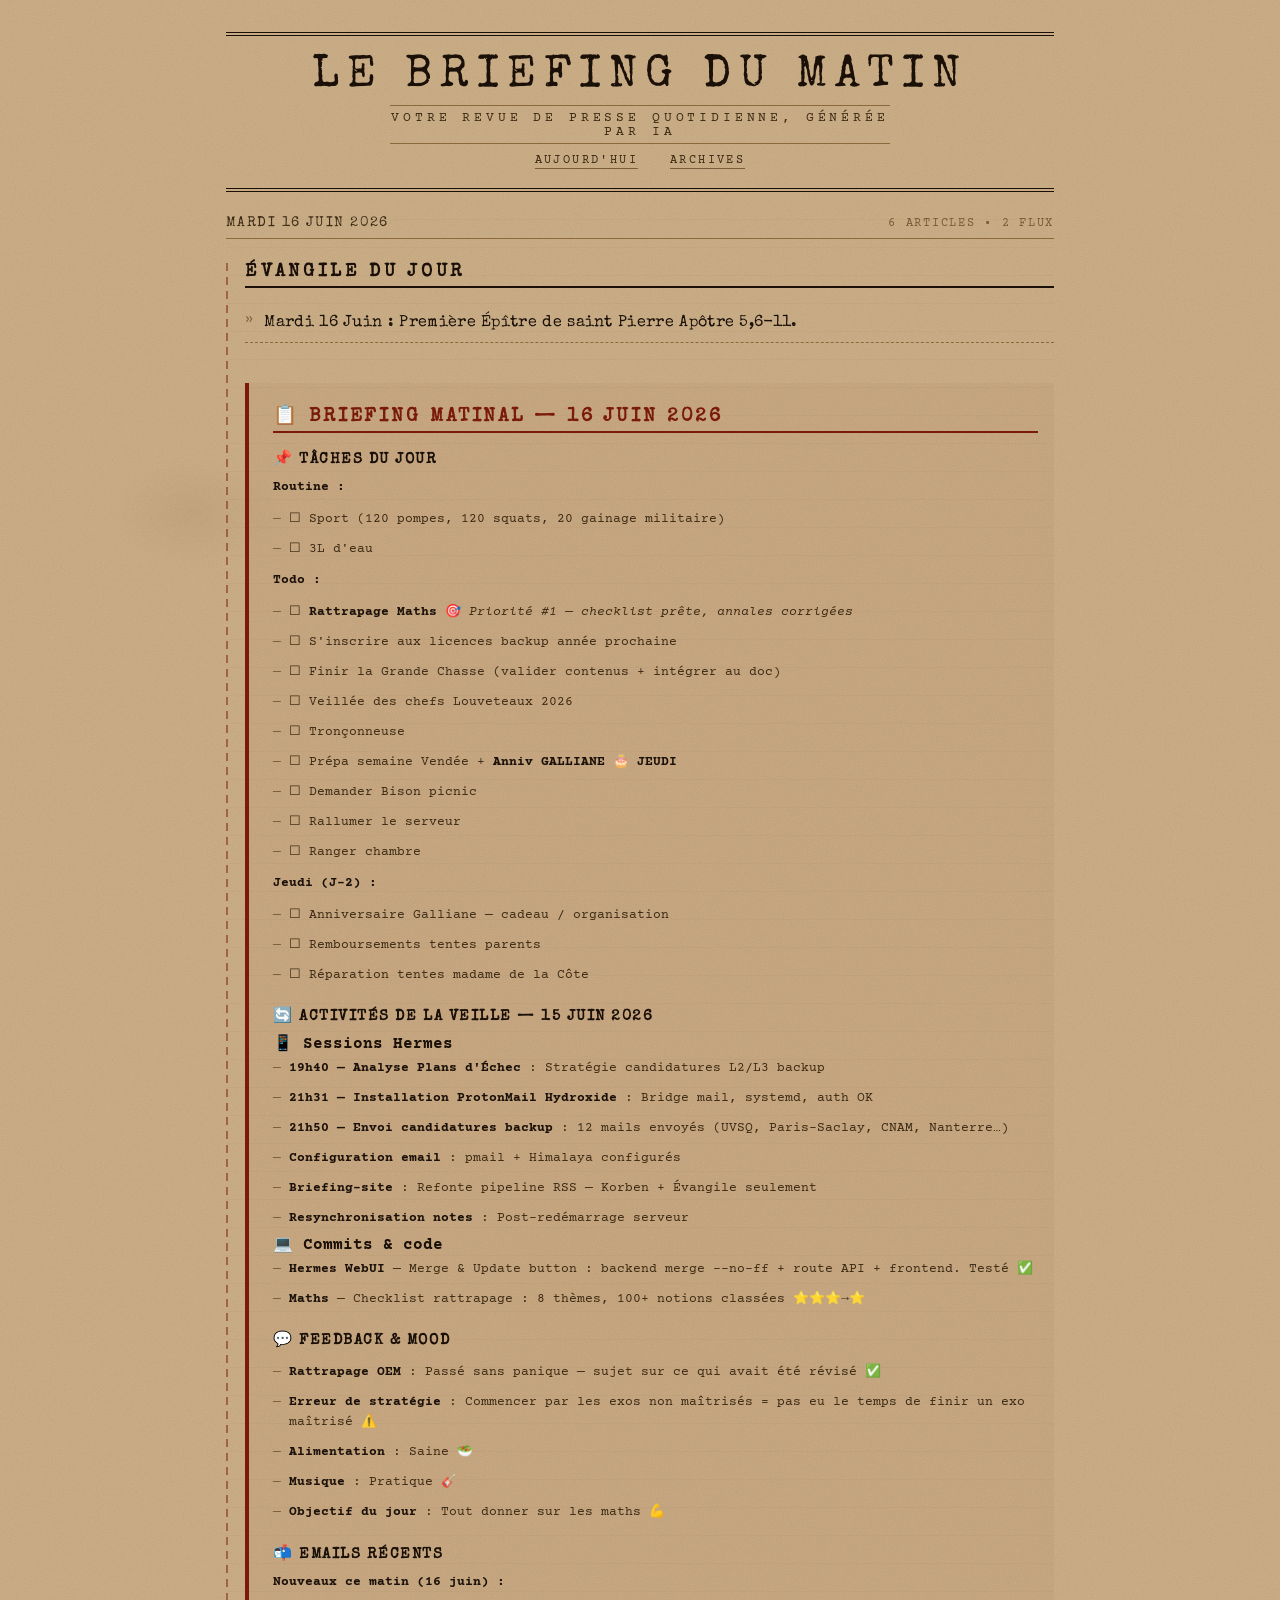
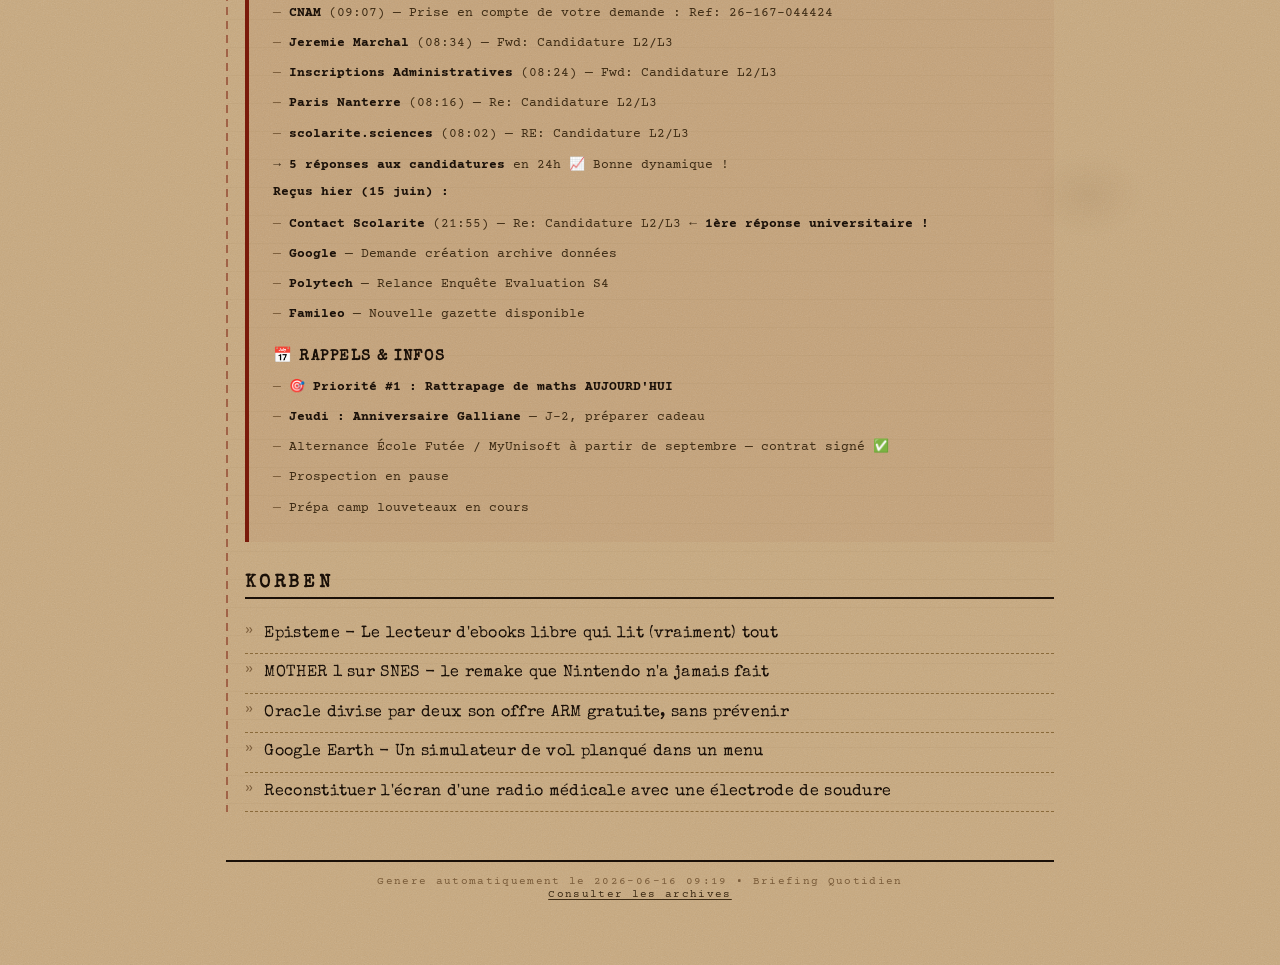
<file: archives/2026-06-16.html>
<!DOCTYPE html>
<html lang="fr">
<head>
    <meta charset="UTF-8">
    <meta name="viewport" content="width=device-width, initial-scale=1.0">
    <title>Archives — Le Briefing du Matin</title>
    <meta name="description" content="Votre revue de presse quotidienne, générée par IA">
    <link rel="icon" href="../favicon.png">
    <link rel="stylesheet" href="../style.css">
</head>
<body>
    <div class="container">
        <header class="site-header">
            <span class="masthead">Le Briefing du Matin</span>
            <h1 class="site-title">Le Briefing du Matin</h1>
            <p class="site-desc">Votre revue de presse quotidienne, générée par IA</p>
            <nav class="site-nav">
                <a href="../" class="nav-link">Aujourd'hui</a>
                <a href="../archives/" class="nav-link">Archives</a>
            </nav>
        </header>

        <main class="daily-briefing">
            <div class="briefing-meta">
                <time class="briefing-date" datetime="2026-06-16">mardi 16 juin 2026</time>
                <span class="article-count">6 articles &bull; 2 flux</span>
            </div>

            <div class="briefing-content">
<div class="rss-sources">
<section class="rss-source">
<h2>Évangile du jour</h2>
<ul>
<li><a href='https://fr.peripsum.org/TRF/gospel'>Mardi 16 Juin : Première Épître de saint Pierre Apôtre 5,6-11.</a></li>
</ul>
</section>
<section class="briefing-matinal">
<h2>📋 Briefing Matinal — 16 juin 2026</h2>

<h3>📌 Tâches du jour</h3>
<p><strong>Routine :</strong></p>
<ul>
<li>☐ Sport (120 pompes, 120 squats, 20 gainage militaire)</li>
<li>☐ 3L d'eau</li>
</ul>
<p><strong>Todo :</strong></p>
<ul>
<li>☐ <strong>Rattrapage Maths</strong> 🎯 <em>Priorité #1 — checklist prête, annales corrigées</em></li>
<li>☐ S'inscrire aux licences backup année prochaine</li>
<li>☐ Finir la Grande Chasse (valider contenus + intégrer au doc)</li>
<li>☐ Veillée des chefs Louveteaux 2026</li>
<li>☐ Tronçonneuse</li>
<li>☐ Prépa semaine Vendée + <strong>Anniv GALLIANE 🎂 JEUDI</strong></li>
<li>☐ Demander Bison picnic</li>
<li>☐ Rallumer le serveur</li>
<li>☐ Ranger chambre</li>
</ul>
<p><strong>Jeudi (J-2) :</strong></p>
<ul>
<li>☐ Anniversaire Galliane — cadeau / organisation</li>
<li>☐ Remboursements tentes parents</li>
<li>☐ Réparation tentes madame de la Côte</li>
</ul>

<h3>🔄 Activités de la veille — 15 juin 2026</h3>

<h4>📱 Sessions Hermes</h4>
<ul>
<li><strong>19h40 — Analyse Plans d'Échec</strong> : Stratégie candidatures L2/L3 backup</li>
<li><strong>21h31 — Installation ProtonMail Hydroxide</strong> : Bridge mail, systemd, auth OK</li>
<li><strong>21h50 — Envoi candidatures backup</strong> : 12 mails envoyés (UVSQ, Paris-Saclay, CNAM, Nanterre…)</li>
<li><strong>Configuration email</strong> : pmail + Himalaya configurés</li>
<li><strong>Briefing-site</strong> : Refonte pipeline RSS — Korben + Évangile seulement</li>
<li><strong>Resynchronisation notes</strong> : Post-redémarrage serveur</li>
</ul>

<h4>💻 Commits & code</h4>
<ul>
<li><strong>Hermes WebUI</strong> — Merge & Update button : backend merge --no-ff + route API + frontend. Testé ✅</li>
<li><strong>Maths</strong> — Checklist rattrapage : 8 thèmes, 100+ notions classées ⭐⭐⭐→⭐</li>
</ul>

<h3>💬 Feedback & Mood</h3>
<ul>
<li><strong>Rattrapage OEM</strong> : Passé sans panique — sujet sur ce qui avait été révisé ✅</li>
<li><strong>Erreur de stratégie</strong> : Commencer par les exos non maîtrisés = pas eu le temps de finir un exo maîtrisé ⚠️</li>
<li><strong>Alimentation</strong> : Saine 🥗</li>
<li><strong>Musique</strong> : Pratique 🎸</li>
<li><strong>Objectif du jour</strong> : Tout donner sur les maths 💪</li>
</ul>

<h3>📬 Emails récents</h3>
<p><strong>Nouveaux ce matin (16 juin) :</strong></p>
<ul>
<li><strong>CNAM</strong> (09:07) — Prise en compte de votre demande : Ref: 26-167-044424</li>
<li><strong>Jeremie Marchal</strong> (08:34) — Fwd: Candidature L2/L3</li>
<li><strong>Inscriptions Administratives</strong> (08:24) — Fwd: Candidature L2/L3</li>
<li><strong>Paris Nanterre</strong> (08:16) — Re: Candidature L2/L3</li>
<li><strong>scolarite.sciences</strong> (08:02) — RE: Candidature L2/L3</li>
</ul>
<p>→ <strong>5 réponses aux candidatures</strong> en 24h 📈 Bonne dynamique !</p>

<p><strong>Reçus hier (15 juin) :</strong></p>
<ul>
<li><strong>Contact Scolarite</strong> (21:55) — Re: Candidature L2/L3 ← <strong>1ère réponse universitaire !</strong></li>
<li><strong>Google</strong> — Demande création archive données</li>
<li><strong>Polytech</strong> — Relance Enquête Evaluation S4</li>
<li><strong>Famileo</strong> — Nouvelle gazette disponible</li>
</ul>

<h3>📅 Rappels & Infos</h3>
<ul>
<li><strong>🎯 Priorité #1 : Rattrapage de maths AUJOURD'HUI</strong></li>
<li><strong>Jeudi : Anniversaire Galliane</strong> — J-2, préparer cadeau</li>
<li>Alternance École Futée / MyUnisoft à partir de septembre — contrat signé ✅</li>
<li>Prospection en pause</li>
<li>Prépa camp louveteaux en cours</li>
</ul>

</section>

<section class="rss-source">
<h2>Korben</h2>
<ul>
<li><a href='https://korben.info/episteme-lecteur-ebooks-open-source.html'>Episteme - Le lecteur d'ebooks libre qui lit (vraiment) tout</a></li>
<li><a href='https://korben.info/mother-1-snes-earthbound-patch.html'>MOTHER 1 sur SNES - le remake que Nintendo n'a jamais fait</a></li>
<li><a href='https://korben.info/oracle-cloud-always-free-arm-reduit.html'>Oracle divise par deux son offre ARM gratuite, sans prévenir</a></li>
<li><a href='https://korben.info/google-earth-simulateur-vol-cache.html'>Google Earth - Un simulateur de vol planqué dans un menu</a></li>
<li><a href='https://korben.info/reconstituer-lecran-dune-radio-medicale-avec-une-electrode-de-soudure.html'>Reconstituer l'écran d'une radio médicale avec une électrode de soudure</a></li>
</ul>
</section>
</div>

            </div>
        </main>

        <footer class="site-footer">
            <p>Genere automatiquement le 2026-06-16 09:19 &bull; Briefing Quotidien</p>
            <p><a href="../archives/">Consulter les archives</a></p>
        </footer>
    </div>
</body>
</html>
</file>
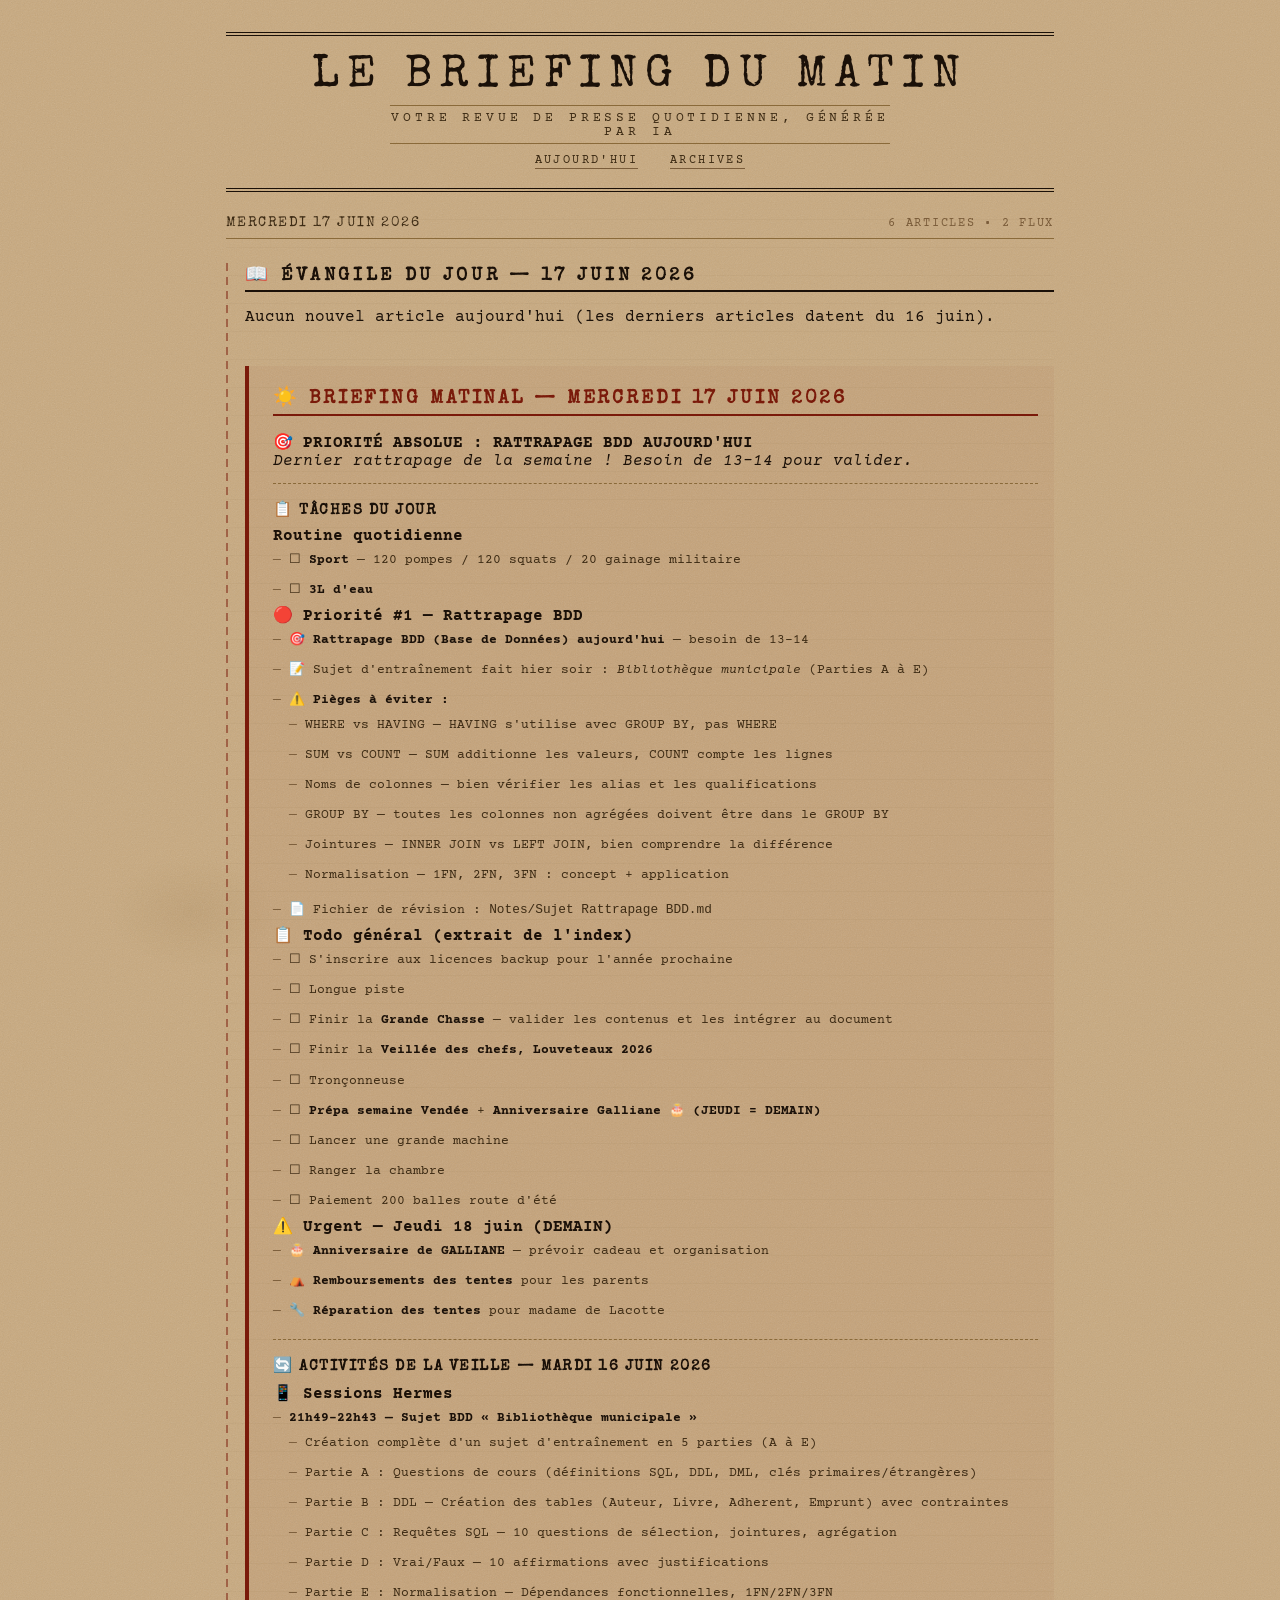
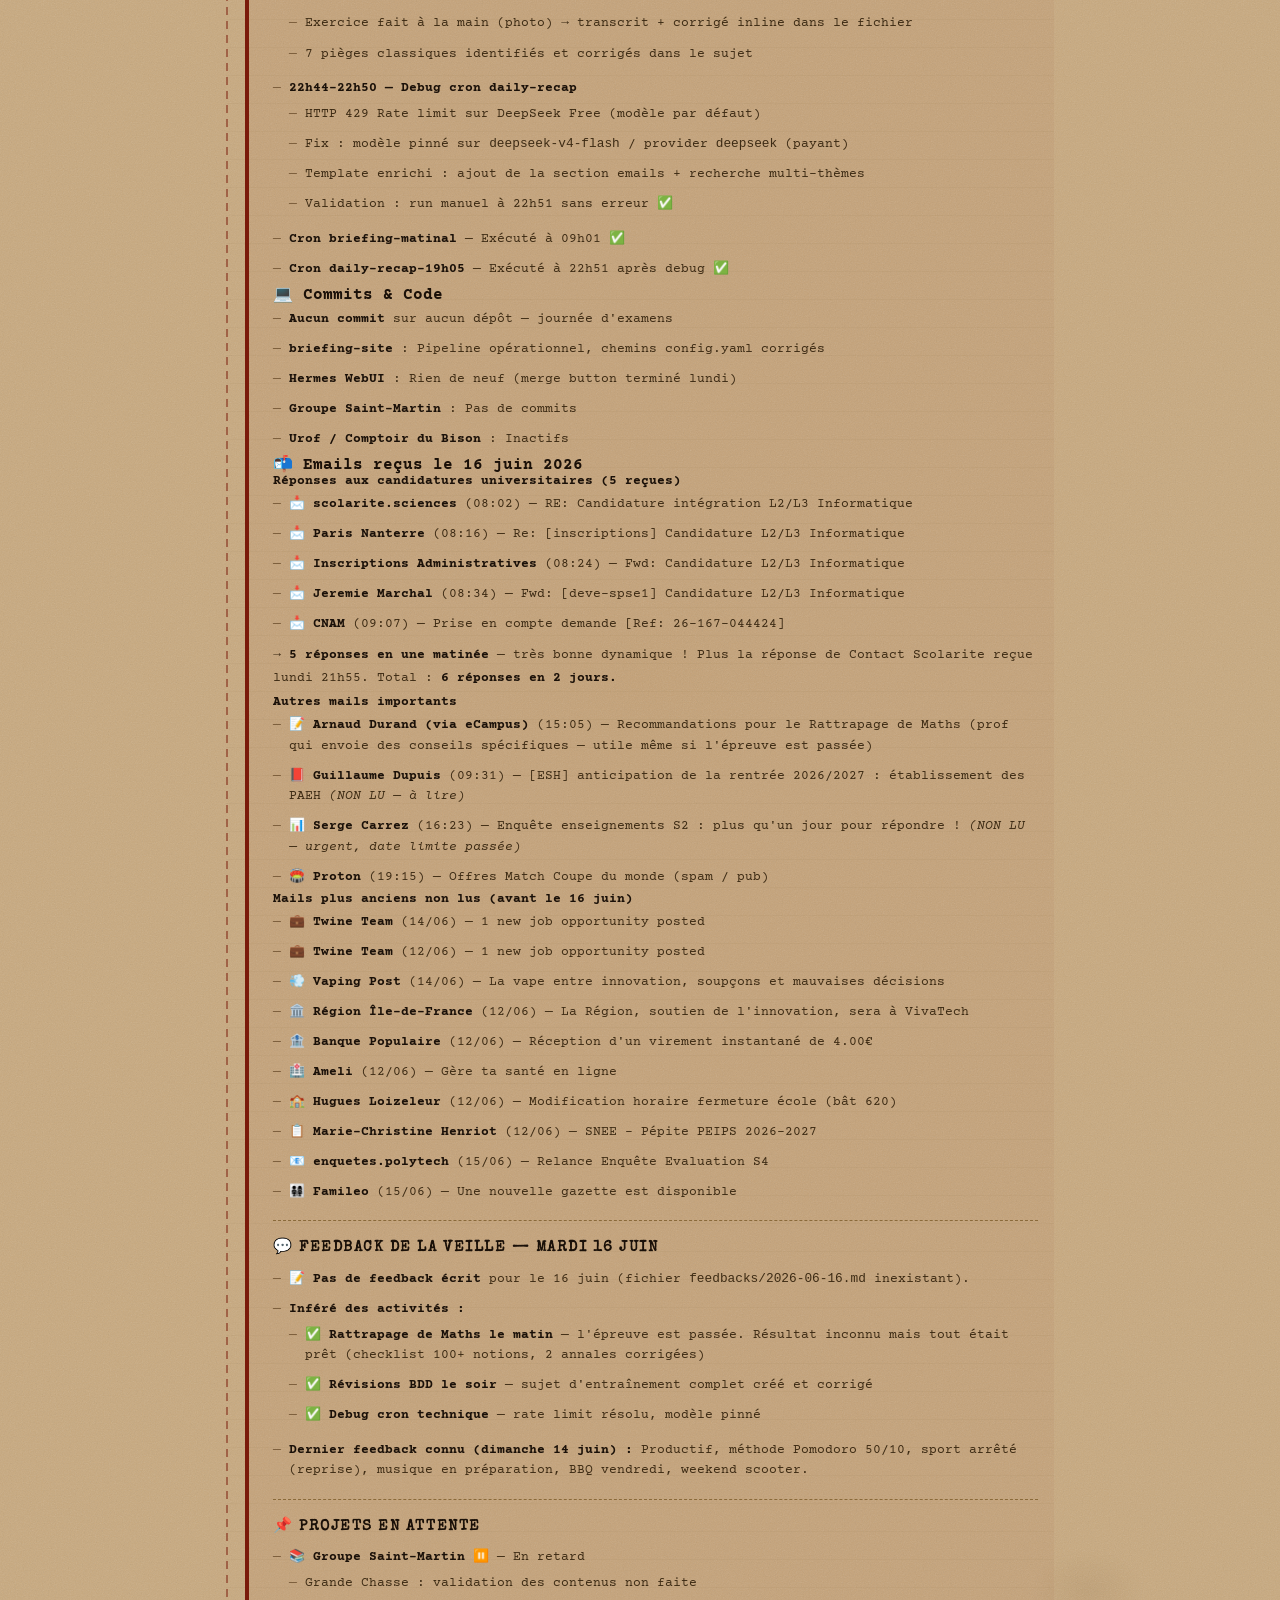
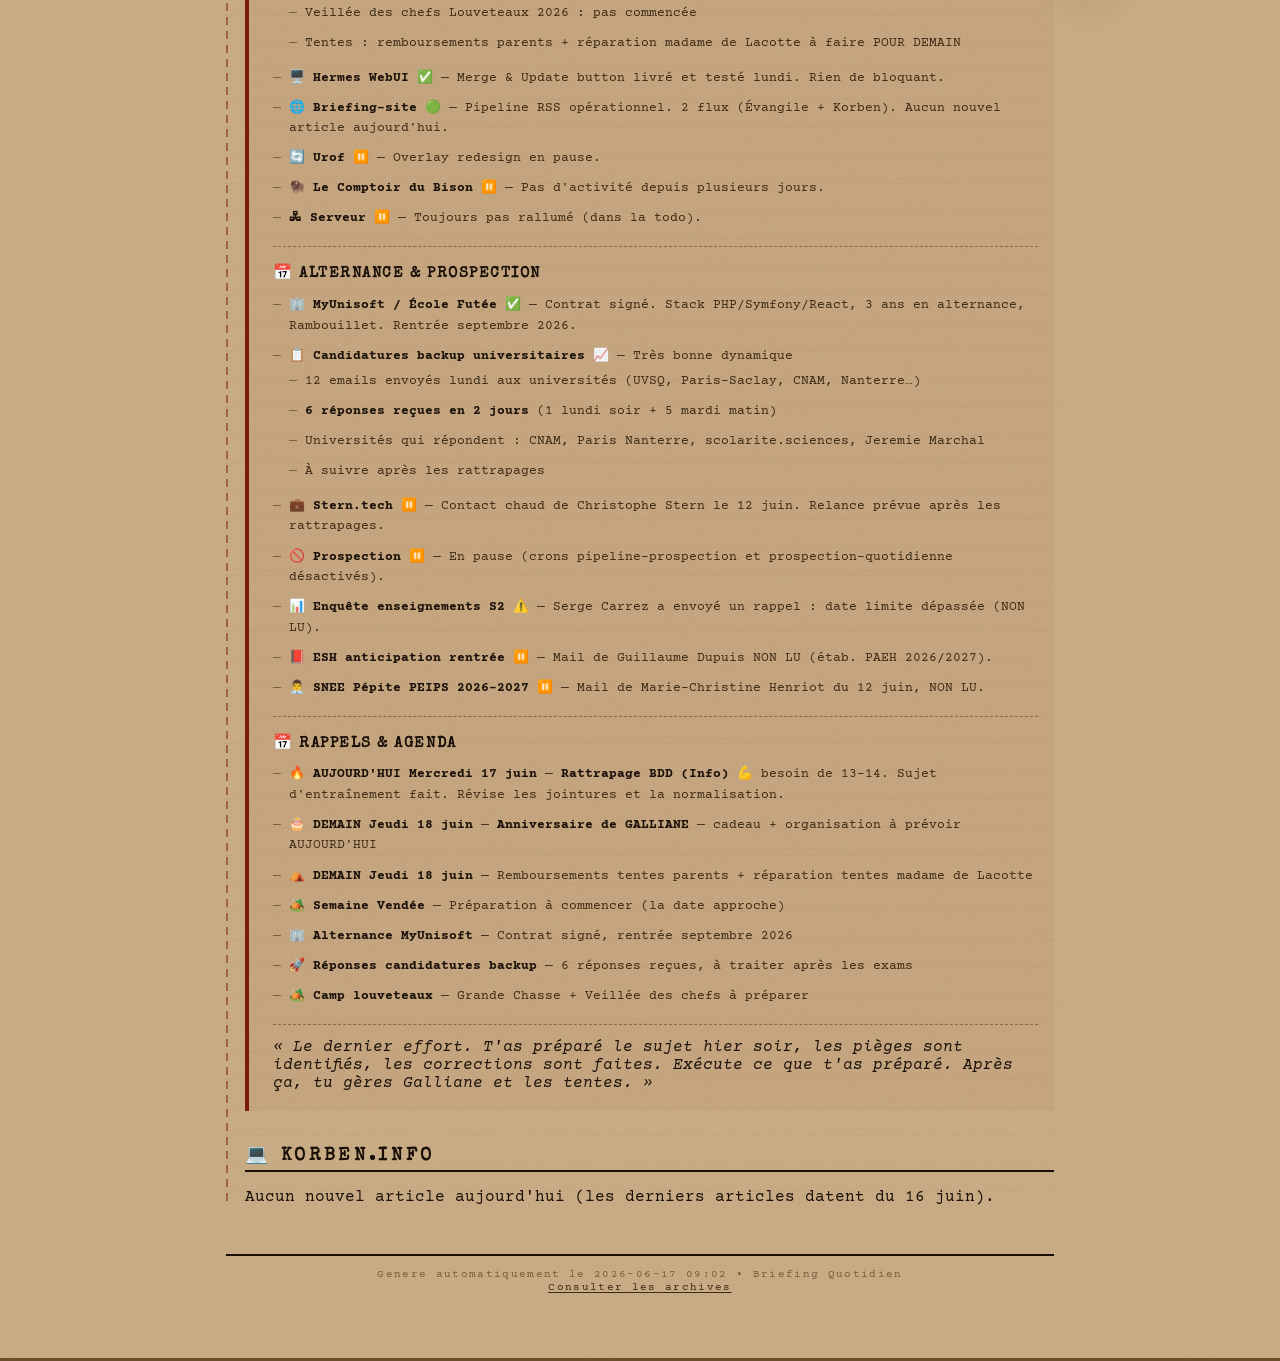
<file: archives/2026-06-17.html>
<!DOCTYPE html>
<html lang="fr">
<head>
    <meta charset="UTF-8">
    <meta name="viewport" content="width=device-width, initial-scale=1.0">
    <title>Archives — Le Briefing du Matin</title>
    <meta name="description" content="Votre revue de presse quotidienne, générée par IA">
    <link rel="icon" href="../favicon.png">
    <link rel="stylesheet" href="../style.css">
</head>
<body>
    <div class="container">
        <header class="site-header">
            <span class="masthead">Le Briefing du Matin</span>
            <h1 class="site-title">Le Briefing du Matin</h1>
            <p class="site-desc">Votre revue de presse quotidienne, générée par IA</p>
            <nav class="site-nav">
                <a href="../" class="nav-link">Aujourd'hui</a>
                <a href="../archives/" class="nav-link">Archives</a>
            </nav>
        </header>

        <main class="daily-briefing">
            <div class="briefing-meta">
                <time class="briefing-date" datetime="2026-06-17">mercredi 17 juin 2026</time>
                <span class="article-count">6 articles &bull; 2 flux</span>
            </div>

            <div class="briefing-content">
<div class="rss-sources">
<section class="rss-source">
<h2>📖 Évangile du jour — 17 juin 2026</h2>
<p>Aucun nouvel article aujourd'hui (les derniers articles datent du 16 juin).</p>
</section>
<section class="briefing-matinal">
<h2>☀️ Briefing Matinal — mercredi 17 juin 2026</h2>

<div class="priority-box">
    <strong>🎯 PRIORITÉ ABSOLUE : RATTRAPAGE BDD AUJOURD'HUI</strong><br>
    <em>Dernier rattrapage de la semaine ! Besoin de 13-14 pour valider.</em>
</div>

<hr>

<h3>📋 Tâches du jour</h3>

<h4>Routine quotidienne</h4>
<ul>
    <li>☐ <strong>Sport</strong> — 120 pompes / 120 squats / 20 gainage militaire</li>
    <li>☐ <strong>3L d'eau</strong></li>
</ul>

<h4>🔴 Priorité #1 — Rattrapage BDD</h4>
<ul>
    <li>🎯 <strong>Rattrapage BDD (Base de Données) aujourd'hui</strong> — besoin de 13-14</li>
    <li>📝 Sujet d'entraînement fait hier soir : <em>Bibliothèque municipale</em> (Parties A à E)</li>
    <li>⚠️ <strong>Pièges à éviter :</strong>
        <ul>
            <li>WHERE vs HAVING — HAVING s'utilise avec GROUP BY, pas WHERE</li>
            <li>SUM vs COUNT — SUM additionne les valeurs, COUNT compte les lignes</li>
            <li>Noms de colonnes — bien vérifier les alias et les qualifications</li>
            <li>GROUP BY — toutes les colonnes non agrégées doivent être dans le GROUP BY</li>
            <li>Jointures — INNER JOIN vs LEFT JOIN, bien comprendre la différence</li>
            <li>Normalisation — 1FN, 2FN, 3FN : concept + application</li>
        </ul>
    </li>
    <li>📄 Fichier de révision : <code>Notes/Sujet Rattrapage BDD.md</code></li>
</ul>

<h4>📋 Todo général (extrait de l'index)</h4>
<ul>
    <li>☐ S'inscrire aux licences backup pour l'année prochaine</li>
    <li>☐ Longue piste</li>
    <li>☐ Finir la <strong>Grande Chasse</strong> — valider les contenus et les intégrer au document</li>
    <li>☐ Finir la <strong>Veillée des chefs, Louveteaux 2026</strong></li>
    <li>☐ Tronçonneuse</li>
    <li>☐ <strong>Prépa semaine Vendée</strong> + <strong>Anniversaire Galliane 🎂 (JEUDI = DEMAIN)</strong></li>
    <li>☐ Lancer une grande machine</li>
    <li>☐ Ranger la chambre</li>
    <li>☐ Paiement 200 balles route d'été</li>
</ul>

<h4>⚠️ Urgent — Jeudi 18 juin (DEMAIN)</h4>
<ul>
    <li>🎂 <strong>Anniversaire de GALLIANE</strong> — prévoir cadeau et organisation</li>
    <li>⛺ <strong>Remboursements des tentes</strong> pour les parents</li>
    <li>🔧 <strong>Réparation des tentes</strong> pour madame de Lacotte</li>
</ul>

<hr>

<h3>🔄 Activités de la veille — Mardi 16 juin 2026</h3>

<h4>📱 Sessions Hermes</h4>
<ul>
    <li>
        <strong>21h49-22h43 — Sujet BDD « Bibliothèque municipale »</strong> 
        <ul>
            <li>Création complète d'un sujet d'entraînement en 5 parties (A à E)</li>
            <li>Partie A : Questions de cours (définitions SQL, DDL, DML, clés primaires/étrangères)</li>
            <li>Partie B : DDL — Création des tables (Auteur, Livre, Adherent, Emprunt) avec contraintes</li>
            <li>Partie C : Requêtes SQL — 10 questions de sélection, jointures, agrégation</li>
            <li>Partie D : Vrai/Faux — 10 affirmations avec justifications</li>
            <li>Partie E : Normalisation — Dépendances fonctionnelles, 1FN/2FN/3FN</li>
            <li>Exercice fait à la main (photo) → transcrit + corrigé inline dans le fichier</li>
            <li>7 pièges classiques identifiés et corrigés dans le sujet</li>
        </ul>
    </li>
    <li>
        <strong>22h44-22h50 — Debug cron daily-recap</strong>
        <ul>
            <li>HTTP 429 Rate limit sur DeepSeek Free (modèle par défaut)</li>
            <li>Fix : modèle pinné sur <code>deepseek-v4-flash</code> / provider <code>deepseek</code> (payant)</li>
            <li>Template enrichi : ajout de la section emails + recherche multi-thèmes</li>
            <li>Validation : run manuel à 22h51 sans erreur ✅</li>
        </ul>
    </li>
    <li><strong>Cron briefing-matinal</strong> — Exécuté à 09h01 ✅</li>
    <li><strong>Cron daily-recap-19h05</strong> — Exécuté à 22h51 après debug ✅</li>
</ul>

<h4>💻 Commits & Code</h4>
<ul>
    <li><strong>Aucun commit</strong> sur aucun dépôt — journée d'examens</li>
    <li><strong>briefing-site</strong> : Pipeline opérationnel, chemins config.yaml corrigés</li>
    <li><strong>Hermes WebUI</strong> : Rien de neuf (merge button terminé lundi)</li>
    <li><strong>Groupe Saint-Martin</strong> : Pas de commits</li>
    <li><strong>Urof / Comptoir du Bison</strong> : Inactifs</li>
</ul>

<h4>📬 Emails reçus le 16 juin 2026</h4>

<h5>Réponses aux candidatures universitaires (5 reçues)</h5>
<ul>
    <li>📩 <strong>scolarite.sciences</strong> (08:02) — RE: Candidature intégration L2/L3 Informatique</li>
    <li>📩 <strong>Paris Nanterre</strong> (08:16) — Re: [inscriptions] Candidature L2/L3 Informatique</li>
    <li>📩 <strong>Inscriptions Administratives</strong> (08:24) — Fwd: Candidature L2/L3 Informatique</li>
    <li>📩 <strong>Jeremie Marchal</strong> (08:34) — Fwd: [deve-spse1] Candidature L2/L3 Informatique</li>
    <li>📩 <strong>CNAM</strong> (09:07) — Prise en compte demande [Ref: 26-167-044424]</li>
</ul>
<p>→ <strong>5 réponses en une matinée</strong> — très bonne dynamique ! Plus la réponse de Contact Scolarite reçue lundi 21h55. Total : <strong>6 réponses en 2 jours.</strong></p>

<h5>Autres mails importants</h5>
<ul>
    <li>📝 <strong>Arnaud Durand (via eCampus)</strong> (15:05) — Recommandations pour le Rattrapage de Maths (prof qui envoie des conseils spécifiques — utile même si l'épreuve est passée)</li>
    <li>📕 <strong>Guillaume Dupuis</strong> (09:31) — [ESH] anticipation de la rentrée 2026/2027 : établissement des PAEH <em>(NON LU — à lire)</em></li>
    <li>📊 <strong>Serge Carrez</strong> (16:23) — Enquête enseignements S2 : plus qu'un jour pour répondre ! <em>(NON LU — urgent, date limite passée)</em></li>
    <li>🏟️ <strong>Proton</strong> (19:15) — Offres Match Coupe du monde (spam / pub)</li>
</ul>

<h5>Mails plus anciens non lus (avant le 16 juin)</h5>
<ul>
    <li>💼 <strong>Twine Team</strong> (14/06) — 1 new job opportunity posted</li>
    <li>💼 <strong>Twine Team</strong> (12/06) — 1 new job opportunity posted</li>
    <li>💨 <strong>Vaping Post</strong> (14/06) — La vape entre innovation, soupçons et mauvaises décisions</li>
    <li>🏛️ <strong>Région Île-de-France</strong> (12/06) — La Région, soutien de l'innovation, sera à VivaTech</li>
    <li>🏦 <strong>Banque Populaire</strong> (12/06) — Réception d'un virement instantané de 4.00€</li>
    <li>🏥 <strong>Ameli</strong> (12/06) — Gère ta santé en ligne</li>
    <li>🏫 <strong>Hugues Loizeleur</strong> (12/06) — Modification horaire fermeture école (bât 620)</li>
    <li>📋 <strong>Marie-Christine Henriot</strong> (12/06) — SNEE - Pépite PEIPS 2026-2027</li>
    <li>📧 <strong>enquetes.polytech</strong> (15/06) — Relance Enquête Evaluation S4</li>
    <li>👨‍👩‍👧‍👧 <strong>Famileo</strong> (15/06) — Une nouvelle gazette est disponible</li>
</ul>

<hr>

<h3>💬 Feedback de la veille — Mardi 16 juin</h3>
<ul>
    <li>📝 <strong>Pas de feedback écrit</strong> pour le 16 juin (fichier <code>feedbacks/2026-06-16.md</code> inexistant).</li>
    <li><strong>Inféré des activités :</strong>
        <ul>
            <li>✅ <strong>Rattrapage de Maths le matin</strong> — l'épreuve est passée. Résultat inconnu mais tout était prêt (checklist 100+ notions, 2 annales corrigées)</li>
            <li>✅ <strong>Révisions BDD le soir</strong> — sujet d'entraînement complet créé et corrigé</li>
            <li>✅ <strong>Debug cron technique</strong> — rate limit résolu, modèle pinné</li>
        </ul>
    </li>
    <li><strong>Dernier feedback connu (dimanche 14 juin) :</strong> Productif, méthode Pomodoro 50/10, sport arrêté (reprise), musique en préparation, BBQ vendredi, weekend scooter.</li>
</ul>

<hr>

<h3>📌 Projets en attente</h3>
<ul>
    <li>
        <strong>📚 Groupe Saint-Martin</strong> ⏸️ — En retard
        <ul>
            <li>Grande Chasse : validation des contenus non faite</li>
            <li>Veillée des chefs Louveteaux 2026 : pas commencée</li>
            <li>Tentes : remboursements parents + réparation madame de Lacotte à faire POUR DEMAIN</li>
        </ul>
    </li>
    <li><strong>🖥️ Hermes WebUI</strong> ✅ — Merge & Update button livré et testé lundi. Rien de bloquant.</li>
    <li><strong>🌐 Briefing-site</strong> 🟢 — Pipeline RSS opérationnel. 2 flux (Évangile + Korben). Aucun nouvel article aujourd'hui.</li>
    <li><strong>🔄 Urof</strong> ⏸️ — Overlay redesign en pause.</li>
    <li><strong>🦬 Le Comptoir du Bison</strong> ⏸️ — Pas d'activité depuis plusieurs jours.</li>
    <li><strong>🖧 Serveur</strong> ⏸️ — Toujours pas rallumé (dans la todo).</li>
</ul>

<hr>

<h3>📅 Alternance & Prospection</h3>
<ul>
    <li><strong>🏢 MyUnisoft / École Futée</strong> ✅ — Contrat signé. Stack PHP/Symfony/React, 3 ans en alternance, Rambouillet. Rentrée septembre 2026.</li>
    <li><strong>📋 Candidatures backup universitaires</strong> 📈 — Très bonne dynamique
        <ul>
            <li>12 emails envoyés lundi aux universités (UVSQ, Paris-Saclay, CNAM, Nanterre…)</li>
            <li><strong>6 réponses reçues en 2 jours</strong> (1 lundi soir + 5 mardi matin)</li>
            <li>Universités qui répondent : CNAM, Paris Nanterre, scolarite.sciences, Jeremie Marchal</li>
            <li>À suivre après les rattrapages</li>
        </ul>
    </li>
    <li><strong>💼 Stern.tech</strong> ⏸️ — Contact chaud de Christophe Stern le 12 juin. Relance prévue après les rattrapages.</li>
    <li><strong>🚫 Prospection</strong> ⏸️ — En pause (crons pipeline-prospection et prospection-quotidienne désactivés).</li>
    <li><strong>📊 Enquête enseignements S2</strong> ⚠️ — Serge Carrez a envoyé un rappel : date limite dépassée (NON LU).</li>
    <li><strong>📕 ESH anticipation rentrée</strong> ⏸️ — Mail de Guillaume Dupuis NON LU (étab. PAEH 2026/2027).</li>
    <li><strong>👨‍💼 SNEE Pépite PEIPS 2026-2027</strong> ⏸️ — Mail de Marie-Christine Henriot du 12 juin, NON LU.</li>
</ul>

<hr>

<h3>📅 Rappels & Agenda</h3>
<ul>
    <li>🔥 <strong>AUJOURD'HUI Mercredi 17 juin</strong> — <strong>Rattrapage BDD (Info)</strong> 💪 besoin de 13-14. Sujet d'entraînement fait. Révise les jointures et la normalisation.</li>
    <li>🎂 <strong>DEMAIN Jeudi 18 juin</strong> — <strong>Anniversaire de GALLIANE</strong> — cadeau + organisation à prévoir AUJOURD'HUI</li>
    <li>⛺ <strong>DEMAIN Jeudi 18 juin</strong> — Remboursements tentes parents + réparation tentes madame de Lacotte</li>
    <li>🏕️ <strong>Semaine Vendée</strong> — Préparation à commencer (la date approche)</li>
    <li>🏢 <strong>Alternance MyUnisoft</strong> — Contrat signé, rentrée septembre 2026</li>
    <li>🚀 <strong>Réponses candidatures backup</strong> — 6 réponses reçues, à traiter après les exams</li>
    <li>🏕️ <strong>Camp louveteaux</strong> — Grande Chasse + Veillée des chefs à préparer</li>
</ul>

<hr>

<div class="quote-box">
    <em>« Le dernier effort. T'as préparé le sujet hier soir, les pièges sont identifiés, les corrections sont faites. Exécute ce que t'as préparé. Après ça, tu gères Galliane et les tentes. »</em>
</div>

</section>

<section class="rss-source">
<h2>💻 Korben.info</h2>
<p>Aucun nouvel article aujourd'hui (les derniers articles datent du 16 juin).</p>
</section>
</div>

            </div>
        </main>

        <footer class="site-footer">
            <p>Genere automatiquement le 2026-06-17 09:02 &bull; Briefing Quotidien</p>
            <p><a href="../archives/">Consulter les archives</a></p>
        </footer>
    </div>
</body>
</html>
</file>
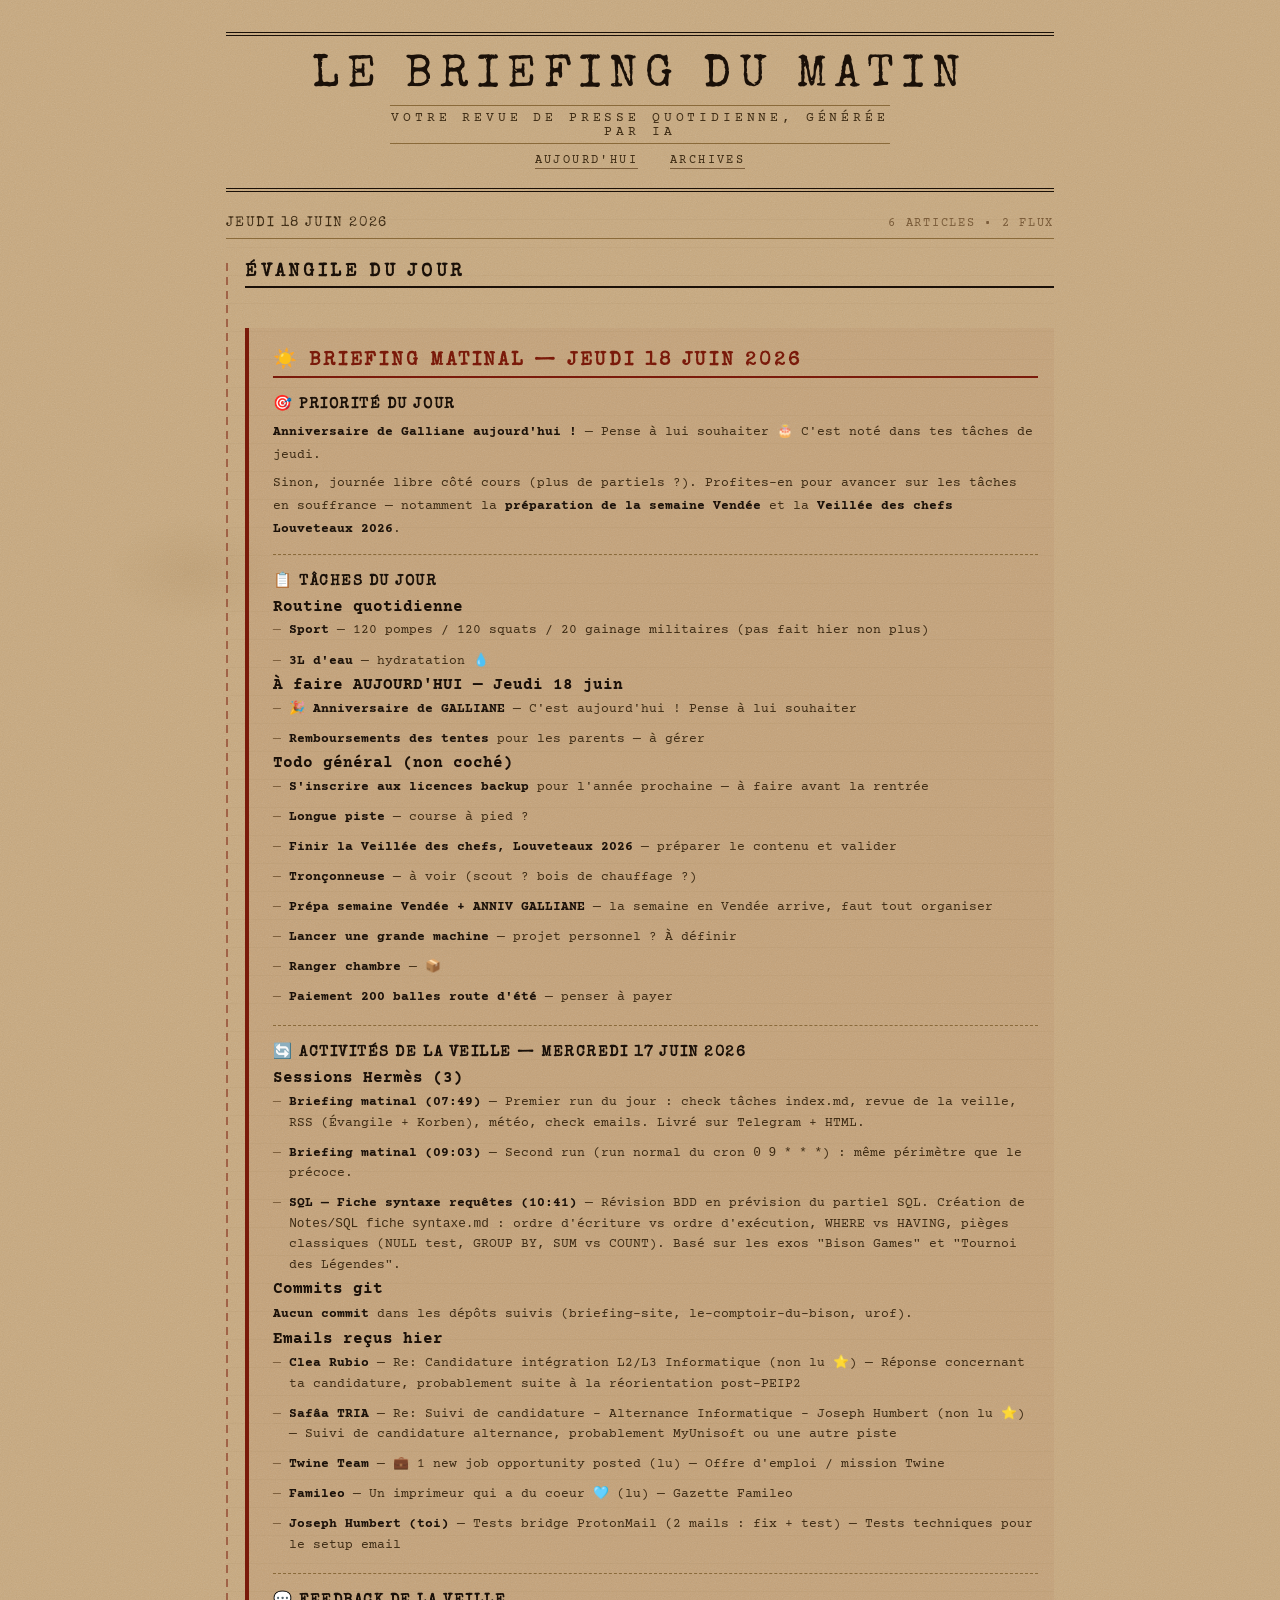
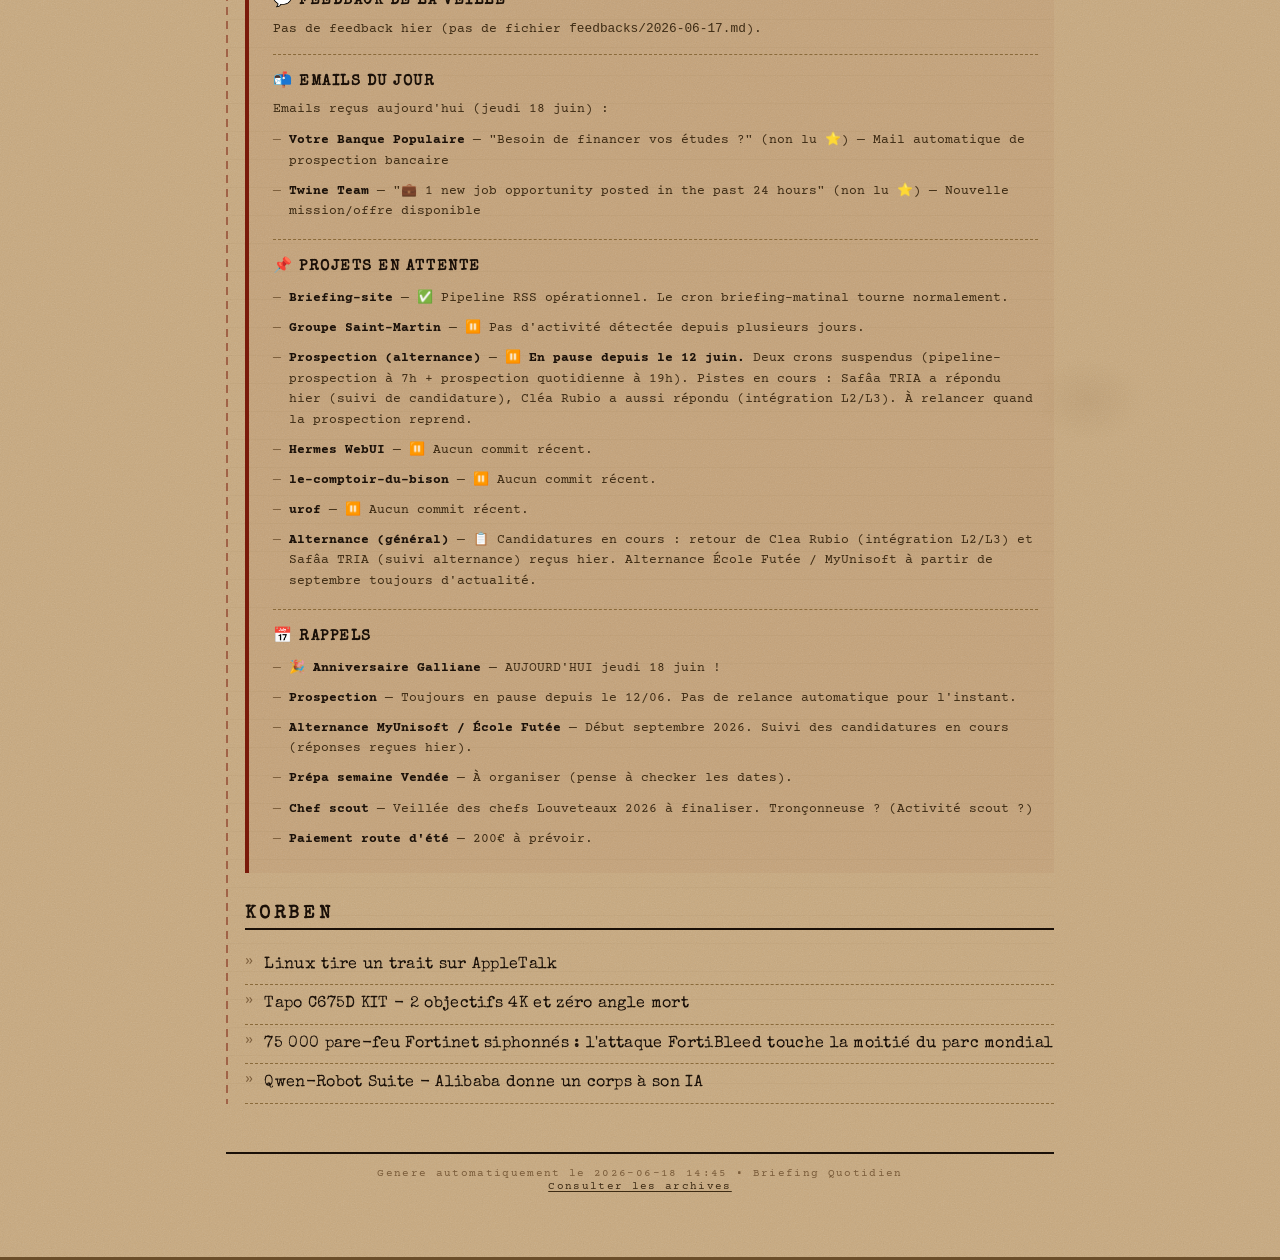
<file: archives/2026-06-18.html>
<!DOCTYPE html>
<html lang="fr">
<head>
    <meta charset="UTF-8">
    <meta name="viewport" content="width=device-width, initial-scale=1.0">
    <title>Archives — Le Briefing du Matin</title>
    <meta name="description" content="Votre revue de presse quotidienne, générée par IA">
    <link rel="icon" href="../favicon.png">
    <link rel="stylesheet" href="../style.css">
</head>
<body>
    <div class="container">
        <header class="site-header">
            <span class="masthead">Le Briefing du Matin</span>
            <h1 class="site-title">Le Briefing du Matin</h1>
            <p class="site-desc">Votre revue de presse quotidienne, générée par IA</p>
            <nav class="site-nav">
                <a href="../" class="nav-link">Aujourd'hui</a>
                <a href="../archives/" class="nav-link">Archives</a>
            </nav>
        </header>

        <main class="daily-briefing">
            <div class="briefing-meta">
                <time class="briefing-date" datetime="2026-06-18">jeudi 18 juin 2026</time>
                <span class="article-count">6 articles &bull; 2 flux</span>
            </div>

            <div class="briefing-content">
<div class="rss-sources">
<section class="rss-source">
<h2>Évangile du jour</h2>
<ul>
</ul>
</section>
<section class="briefing-matinal">
<h2>☀️ Briefing Matinal — Jeudi 18 juin 2026</h2>

<h3>🎯 Priorité du jour</h3>
<p><strong>Anniversaire de Galliane aujourd'hui !</strong> — Pense à lui souhaiter 🎂 C'est noté dans tes tâches de jeudi.</p>
<p>Sinon, journée libre côté cours (plus de partiels ?). Profites-en pour avancer sur les tâches en souffrance — notamment la <strong>préparation de la semaine Vendée</strong> et la <strong>Veillée des chefs Louveteaux 2026</strong>.</p>

<hr>

<h3>📋 Tâches du jour</h3>

<h4>Routine quotidienne</h4>
<ul>
  <li><strong>Sport</strong> — 120 pompes / 120 squats / 20 gainage militaires (pas fait hier non plus)</li>
  <li><strong>3L d'eau</strong> — hydratation 💧</li>
</ul>

<h4>À faire AUJOURD'HUI — Jeudi 18 juin</h4>
<ul>
  <li><strong>🎉 Anniversaire de GALLIANE</strong> — C'est aujourd'hui ! Pense à lui souhaiter</li>
  <li><strong>Remboursements des tentes</strong> pour les parents — à gérer</li>
</ul>

<h4>Todo général (non coché)</h4>
<ul>
  <li><strong>S'inscrire aux licences backup</strong> pour l'année prochaine — à faire avant la rentrée</li>
  <li><strong>Longue piste</strong> — course à pied ?</li>
  <li><strong>Finir la Veillée des chefs, Louveteaux 2026</strong> — préparer le contenu et valider</li>
  <li><strong>Tronçonneuse</strong> — à voir (scout ? bois de chauffage ?)</li>
  <li><strong>Prépa semaine Vendée + ANNIV GALLIANE</strong> — la semaine en Vendée arrive, faut tout organiser</li>
  <li><strong>Lancer une grande machine</strong> — projet personnel ? À définir</li>
  <li><strong>Ranger chambre</strong> — 📦</li>
  <li><strong>Paiement 200 balles route d'été</strong> — penser à payer</li>
</ul>

<hr>

<h3>🔄 Activités de la veille — Mercredi 17 juin 2026</h3>

<h4>Sessions Hermès (3)</h4>
<ul>
  <li><strong>Briefing matinal (07:49)</strong> — Premier run du jour : check tâches index.md, revue de la veille, RSS (Évangile + Korben), météo, check emails. Livré sur Telegram + HTML.</li>
  <li><strong>Briefing matinal (09:03)</strong> — Second run (run normal du cron <code>0 9 * * *</code>) : même périmètre que le précoce.</li>
  <li><strong>SQL — Fiche syntaxe requêtes (10:41)</strong> — Révision BDD en prévision du partiel SQL. Création de <code>Notes/SQL fiche syntaxe.md</code> : ordre d'écriture vs ordre d'exécution, WHERE vs HAVING, pièges classiques (NULL test, GROUP BY, SUM vs COUNT). Basé sur les exos "Bison Games" et "Tournoi des Légendes".</li>
</ul>

<h4>Commits git</h4>
<p><strong>Aucun commit</strong> dans les dépôts suivis (briefing-site, le-comptoir-du-bison, urof).</p>

<h4>Emails reçus hier</h4>
<ul>
  <li><strong>Clea Rubio</strong> — Re: Candidature intégration L2/L3 Informatique (non lu ⭐) — Réponse concernant ta candidature, probablement suite à la réorientation post-PEIP2</li>
  <li><strong>Safâa TRIA</strong> — Re: Suivi de candidature – Alternance Informatique – Joseph Humbert (non lu ⭐) — Suivi de candidature alternance, probablement MyUnisoft ou une autre piste</li>
  <li><strong>Twine Team</strong> — 💼 1 new job opportunity posted (lu) — Offre d'emploi / mission Twine</li>
  <li><strong>Famileo</strong> — Un imprimeur qui a du coeur 🩵 (lu) — Gazette Famileo</li>
  <li><strong>Joseph Humbert (toi)</strong> — Tests bridge ProtonMail (2 mails : fix + test) — Tests techniques pour le setup email</li>
</ul>

<hr>

<h3>💬 Feedback de la veille</h3>
<p>Pas de feedback hier (pas de fichier <code>feedbacks/2026-06-17.md</code>).</p>

<hr>

<h3>📬 Emails du jour</h3>
<p>Emails reçus aujourd'hui (jeudi 18 juin) :</p>
<ul>
  <li><strong>Votre Banque Populaire</strong> — "Besoin de financer vos études ?" (non lu ⭐) — Mail automatique de prospection bancaire</li>
  <li><strong>Twine Team</strong> — "💼 1 new job opportunity posted in the past 24 hours" (non lu ⭐) — Nouvelle mission/offre disponible</li>
</ul>

<hr>

<h3>📌 Projets en attente</h3>

<ul>
  <li><strong>Briefing-site</strong> — ✅ Pipeline RSS opérationnel. Le cron briefing-matinal tourne normalement.</li>
  <li><strong>Groupe Saint-Martin</strong> — ⏸️ Pas d'activité détectée depuis plusieurs jours.</li>
  <li><strong>Prospection (alternance)</strong> — ⏸️ <strong>En pause depuis le 12 juin.</strong> Deux crons suspendus (pipeline-prospection à 7h + prospection quotidienne à 19h). Pistes en cours : Safâa TRIA a répondu hier (suivi de candidature), Cléa Rubio a aussi répondu (intégration L2/L3). À relancer quand la prospection reprend.</li>
  <li><strong>Hermes WebUI</strong> — ⏸️ Aucun commit récent.</li>
  <li><strong>le-comptoir-du-bison</strong> — ⏸️ Aucun commit récent.</li>
  <li><strong>urof</strong> — ⏸️ Aucun commit récent.</li>
  <li><strong>Alternance (général)</strong> — 📋 Candidatures en cours : retour de Clea Rubio (intégration L2/L3) et Safâa TRIA (suivi alternance) reçus hier. Alternance École Futée / MyUnisoft à partir de septembre toujours d'actualité.</li>
</ul>

<hr>

<h3>📅 Rappels</h3>

<ul>
  <li><strong>🎉 Anniversaire Galliane</strong> — AUJOURD'HUI jeudi 18 juin !</li>
  <li><strong>Prospection</strong> — Toujours en pause depuis le 12/06. Pas de relance automatique pour l'instant.</li>
  <li><strong>Alternance MyUnisoft / École Futée</strong> — Début septembre 2026. Suivi des candidatures en cours (réponses reçues hier).</li>
  <li><strong>Prépa semaine Vendée</strong> — À organiser (pense à checker les dates).</li>
  <li><strong>Chef scout</strong> — Veillée des chefs Louveteaux 2026 à finaliser. Tronçonneuse ? (Activité scout ?)</li>
  <li><strong>Paiement route d'été</strong> — 200€ à prévoir.</li>
</ul>

</section>

<section class="rss-source">
<h2>Korben</h2>
<ul>
<li><a href='https://korben.info/linux-tire-un-trait-sur-appletalk.html'>Linux tire un trait sur AppleTalk</a></li>
<li><a href='https://korben.info/tapo-c675d-kit-camera-solaire-dual-4k.html'>Tapo C675D KIT - 2 objectifs 4K et zéro angle mort</a></li>
<li><a href='https://korben.info/75-000-pare-feu-fortinet-siphonnes-lattaque-fortibleed-touche-la-moitie-du-parc-mondial.html'>75 000 pare-feu Fortinet siphonnés : l'attaque FortiBleed touche la moitié du parc mondial</a></li>
<li><a href='https://korben.info/qwen-robot-suite-ia-robotique.html'>Qwen-Robot Suite - Alibaba donne un corps à son IA</a></li>
</ul>
</section>
</div>
            </div>
        </main>

        <footer class="site-footer">
            <p>Genere automatiquement le 2026-06-18 14:45 &bull; Briefing Quotidien</p>
            <p><a href="../archives/">Consulter les archives</a></p>
        </footer>
    </div>
</body>
</html>
</file>
<file: style.css>
/* ===== STYLE BRIEFING QUOTIDIEN - THÈME PAPIER VIEILLI ===== */
/* Pallette : brun, roux, ivoire, comme un vieux journal */

/* ===== POLICES ===== */
@import url('https://fonts.googleapis.com/css2?family=Special+Elite&family=Courier+Prime:ital,wght@0,400;0,700;1,400&display=swap');

/* ===== PALETTE ===== */
:root {
    --paper:       #c8a97e;
    --paper-dark:  #b8966a;
    --paper-light: #d9be98;
    --paper-crème: #e8d5b5;
    --ink:         #1a1008;
    --ink-faded:   #3d2b14;
    --ink-light:   #5c4025;
    --ink-ghost:   #7a5c3a;
    --red-ink:     #7a1a0a;
    --rule:        #8a6a3a;
}

/* ===== GÉNÉRAL ===== */
* { box-sizing: border-box; margin: 0; padding: 0; }

html { background: #6b4e2a; }

body {
    font-family: 'Courier Prime', 'Courier New', monospace;
    background-color: var(--paper);
    background-image:
        url("data:image/svg+xml,%3Csvg xmlns='http://www.w3.org/2000/svg' width='300' height='300'%3E%3Cfilter id='n'%3E%3CfeTurbulence type='fractalNoise' baseFrequency='0.85' numOctaves='4' stitchTiles='stitch'/%3E%3CfeColorMatrix type='saturate' values='0'/%3E%3C/filter%3E%3Crect width='300' height='300' filter='url(%23n)' opacity='0.18'/%3E%3C/svg%3E"),
        radial-gradient(ellipse 120px 80px at 15% 20%, rgba(100,60,10,0.08) 0%, transparent 70%),
        radial-gradient(ellipse 80px 60px at 85% 70%, rgba(80,40,5,0.07) 0%, transparent 70%),
        radial-gradient(ellipse 200px 150px at 50% 50%, rgba(180,130,70,0.05) 0%, transparent 80%);
    color: var(--ink);
    min-height: 100vh;
    padding: 0;
}

.container {
    max-width: 860px;
    margin: 0 auto;
    padding: 2rem 1rem 4rem;
}

/* ===== EN-TÊTE JOURNAL ===== */
.site-header {
    border-top: 4px double var(--ink);
    border-bottom: 4px double var(--ink);
    padding: 1.2rem 0;
    text-align: center;
    margin-bottom: 0;
    position: relative;
}

.masthead {
    font-family: 'Special Elite', serif;
    font-size: clamp(1.6rem, 5vw, 2.8rem);
    letter-spacing: 0.18em;
    text-transform: uppercase;
    color: var(--ink);
    line-height: 1;
    margin-bottom: 0.4rem;
}

.site-title { display: none; }

.site-desc {
    font-family: 'Courier Prime', monospace;
    font-size: clamp(0.65rem, 1.8vw, 0.8rem);
    letter-spacing: 0.3em;
    text-transform: uppercase;
    color: var(--ink-faded);
    border-top: 1px solid var(--rule);
    border-bottom: 1px solid var(--rule);
    padding: 0.3rem 0;
    margin: 0.3rem auto;
    max-width: 500px;
}

.site-nav {
    margin-top: 0.6rem;
    display: flex;
    justify-content: center;
    gap: 2rem;
}

.nav-link {
    font-family: 'Courier Prime', monospace;
    font-size: 0.75rem;
    letter-spacing: 0.2em;
    text-transform: uppercase;
    color: var(--ink-faded);
    text-decoration: none;
    border-bottom: 1px solid var(--ink-ghost);
    padding-bottom: 1px;
}

.nav-link:hover,
.nav-link.active {
    color: var(--ink);
    border-bottom-color: var(--ink);
}

/* ===== LIGNE DE DATE ===== */
.briefing-meta {
    display: flex;
    justify-content: space-between;
    align-items: baseline;
    border-bottom: 1px solid var(--rule);
    padding: 0.5rem 0;
    margin-bottom: 1.5rem;
}

.briefing-date {
    font-family: 'Special Elite', serif;
    font-size: 0.9rem;
    letter-spacing: 0.1em;
    text-transform: uppercase;
    color: var(--ink-faded);
}

.article-count {
    font-family: 'Courier Prime', monospace;
    font-size: 0.72rem;
    letter-spacing: 0.15em;
    color: var(--ink-ghost);
    text-transform: uppercase;
}

/* ===== INTRO ===== */
.briefing-header {
    border-left: 3px solid var(--ink);
    padding-left: 1rem;
    margin-bottom: 2rem;
}

.briefing-header::before {
    content: '--- EDITION DU JOUR ---';
    display: block;
    font-family: 'Courier Prime', monospace;
    font-size: 0.65rem;
    letter-spacing: 0.35em;
    text-transform: uppercase;
    color: var(--ink-ghost);
    margin-bottom: 0.5rem;
}

.briefing-header .subtitle,
.briefing-matin .subtitle {
    font-family: 'Special Elite', serif;
    font-size: clamp(0.8rem, 2vw, 1rem);
    letter-spacing: 0.15em;
    text-transform: uppercase;
    color: var(--ink-ghost);
    margin-bottom: 0.5rem;
}

.briefing-matin header::before {
    content: '--- EDITION DU JOUR ---';
    display: block;
    font-family: 'Courier Prime', monospace;
    font-size: 0.65rem;
    letter-spacing: 0.35em;
    text-transform: uppercase;
    color: var(--ink-ghost);
    margin-bottom: 0.5rem;
}

.intro {
    font-family: 'Courier Prime', monospace;
    font-size: clamp(0.75rem, 2vw, 0.88rem);
    line-height: 1.8;
    color: var(--ink-faded);
    font-style: italic;
}

/* ===== ZONE BRIEFING ===== */
.briefing-content {
    padding-left: 1.2rem;
    position: relative;
}

/* Ligne de marge rouge */
.briefing-content::before {
    content: '';
    position: absolute;
    left: 0;
    top: 0;
    bottom: 0;
    width: 2px;
    background: repeating-linear-gradient(
        to bottom,
        var(--red-ink) 0px,
        var(--red-ink) 8px,
        transparent 8px,
        transparent 14px
    );
    opacity: 0.5;
}

/* Lignes d'impression */
.daily-briefing {
    background-image: repeating-linear-gradient(
        to bottom,
        transparent 0px,
        transparent 27px,
        rgba(90, 60, 20, 0.04) 27px,
        rgba(90, 60, 20, 0.04) 28px
    );
    padding-top: 1rem;
}

/* ===== CATÉGORIES ===== */
.category {
    margin-bottom: 2.5rem;
}

.category-title {
    font-family: 'Special Elite', serif;
    font-size: clamp(0.95rem, 2.5vw, 1.15rem);
    letter-spacing: 0.2em;
    text-transform: uppercase;
    color: var(--ink);
    border-bottom: 2px solid var(--ink);
    padding-bottom: 0.3rem;
    margin-bottom: 1.2rem;
}

/* ===== ARTICLES ===== */
.article-card {
    display: grid;
    grid-template-columns: 1fr;
    padding: 0.7rem 0;
    border-bottom: 1px dashed var(--rule);
    position: relative;
}

.article-card::before {
    content: '\00BB';
    position: absolute;
    left: -1.1rem;
    top: 0.75rem;
    font-family: 'Courier Prime', monospace;
    color: var(--ink-ghost);
    font-size: 0.9rem;
}

.article-title {
    font-family: 'Special Elite', serif;
    font-size: clamp(0.82rem, 2.2vw, 0.97rem);
    line-height: 1.45;
    color: var(--ink);
    text-decoration: none;
    display: block;
    letter-spacing: 0.02em;
}

.article-title:hover {
    color: var(--red-ink);
    text-decoration: underline;
    text-underline-offset: 3px;
    text-decoration-style: dotted;
}

.article-summary {
    font-family: 'Courier Prime', monospace;
    font-size: clamp(0.68rem, 1.8vw, 0.78rem);
    line-height: 1.75;
    color: var(--ink-faded);
    margin-top: 0.35rem;
    padding-left: 0.5rem;
    border-left: 2px solid var(--paper-dark);
}

/* Imperfections machine à écrire */
.article-card:nth-child(3n+1) .article-title { transform: rotate(-0.15deg); }
.article-card:nth-child(3n+2) .article-title { transform: rotate(0.1deg); }
.article-card:nth-child(5n) .article-summary { opacity: 0.88; }
.article-card:nth-child(even) .article-title { letter-spacing: 0.03em; }

/* ===== SOURCES RSS ===== */
.rss-source {
    margin-bottom: 2.5rem;
}

.rss-source h2 {
    font-family: 'Special Elite', serif;
    font-size: clamp(0.95rem, 2.5vw, 1.15rem);
    letter-spacing: 0.2em;
    text-transform: uppercase;
    color: var(--ink);
    border-bottom: 2px solid var(--ink);
    padding-bottom: 0.3rem;
    margin-bottom: 1rem;
}

.rss-source ul {
    list-style: none;
    padding: 0;
}

.rss-source li {
    padding: 0.5rem 0;
    border-bottom: 1px dashed var(--rule);
    position: relative;
    padding-left: 1.2rem;
}

.rss-source li::before {
    content: '\00BB';
    position: absolute;
    left: 0;
    top: 0.5rem;
    font-family: 'Courier Prime', monospace;
    color: var(--ink-ghost);
    font-size: 0.9rem;
}

.rss-source li a {
    font-family: 'Special Elite', serif;
    font-size: clamp(0.82rem, 2.2vw, 0.97rem);
    line-height: 1.45;
    color: var(--ink);
    text-decoration: none;
    letter-spacing: 0.02em;
}

.rss-source li a:hover {
    color: var(--red-ink);
    text-decoration: underline;
    text-underline-offset: 3px;
    text-decoration-style: dotted;
}

/* ===== BRIEFING MATINAL ===== */
.briefing-matinal {
    border-left: 4px solid var(--red-ink);
    padding: 1.2rem 1rem 1.2rem 1.5rem;
    margin: 2rem 0;
    background: rgba(122, 26, 10, 0.04);
    position: relative;
}

.briefing-matinal h2 {
    font-family: 'Special Elite', serif;
    font-size: clamp(1rem, 2.5vw, 1.2rem);
    letter-spacing: 0.15em;
    text-transform: uppercase;
    color: var(--red-ink);
    margin-bottom: 1rem;
    padding-bottom: 0.3rem;
    border-bottom: 2px solid var(--red-ink);
}

.briefing-matinal h3 {
    font-family: 'Special Elite', serif;
    font-size: clamp(0.85rem, 2vw, 0.95rem);
    letter-spacing: 0.1em;
    text-transform: uppercase;
    color: var(--ink);
    margin: 1rem 0 0.5rem;
}

.briefing-matinal ul {
    list-style: none;
    padding: 0;
}

.briefing-matinal ul li {
    padding: 0.3rem 0 0.3rem 1rem;
    position: relative;
    font-family: 'Courier Prime', monospace;
    font-size: clamp(0.7rem, 1.8vw, 0.8rem);
    line-height: 1.6;
    color: var(--ink-faded);
}

.briefing-matinal ul li::before {
    content: '—';
    position: absolute;
    left: 0;
    color: var(--ink-ghost);
}

.briefing-matinal p {
    font-family: 'Courier Prime', monospace;
    font-size: clamp(0.7rem, 1.8vw, 0.8rem);
    line-height: 1.8;
    color: var(--ink-faded);
    margin: 0.3rem 0;
}

.briefing-matinal a {
    color: var(--ink);
    text-decoration: underline;
    text-underline-offset: 2px;
    text-decoration-style: dotted;
}

.briefing-matinal a:hover {
    color: var(--red-ink);
}

.briefing-matinal strong {
    color: var(--ink);
    font-weight: 700;
}

.briefing-matinal hr {
    border: none;
    border-top: 1px dashed var(--rule);
    margin: 0.8rem 0;
}

/* ===== EN BREF ===== */
.en-bref {
    border-left: 3px solid var(--red-ink);
    padding: 1rem 1rem 1rem 1.5rem;
    margin: 2rem 0 0;
    background: rgba(122, 26, 10, 0.04);
    font-style: italic;
}

.en-bref h3 {
    font-family: 'Special Elite', serif;
    font-size: clamp(0.9rem, 2vw, 1rem);
    letter-spacing: 0.15em;
    text-transform: uppercase;
    color: var(--red-ink);
    margin-bottom: 0.5rem;
}

/* ===== PIED DE PAGE ===== */
.site-footer {
    border-top: 2px solid var(--ink);
    margin-top: 3rem;
    padding-top: 0.8rem;
    text-align: center;
    font-family: 'Courier Prime', monospace;
    font-size: 0.7rem;
    color: var(--ink-ghost);
    letter-spacing: 0.12em;
}

.site-footer a {
    color: var(--ink-faded);
    text-decoration: underline;
    text-underline-offset: 2px;
}

.site-footer a:hover { color: var(--red-ink); }

/* ===== ARCHIVES ===== */
.archives-list {
    display: flex;
    flex-direction: column;
    gap: 0.5rem;
    padding-left: 1.2rem;
}

.archive-card {
    padding: 0.7rem 0;
    border-bottom: 1px dashed var(--rule);
    position: relative;
}

.archive-card::before {
    content: '\00BB';
    position: absolute;
    left: -1.1rem;
    top: 0.75rem;
    font-family: 'Courier Prime', monospace;
    color: var(--ink-ghost);
    font-size: 0.9rem;
}

.archive-date {
    font-family: 'Courier Prime', monospace;
    font-size: 0.72rem;
    letter-spacing: 0.15em;
    color: var(--ink-ghost);
    text-transform: uppercase;
}

.archive-link {
    font-family: 'Special Elite', serif;
    font-size: clamp(0.85rem, 2vw, 1rem);
    line-height: 1.45;
    color: var(--ink);
    text-decoration: none;
    display: block;
    margin-top: 0.2rem;
}

.archive-link:hover {
    color: var(--red-ink);
    text-decoration: underline;
    text-underline-offset: 3px;
    text-decoration-style: dotted;
}

.archive-desc {
    font-family: 'Courier Prime', monospace;
    font-size: 0.7rem;
    color: var(--ink-faded);
    margin-top: 0.2rem;
}

.empty-archive {
    font-family: 'Courier Prime', monospace;
    font-style: italic;
    color: var(--ink-ghost);
    padding: 2rem 0;
}

/* ===== RESPONSIVE ===== */
@media (max-width: 600px) {
    .container { padding: 1rem 0.75rem 3rem; }
    .briefing-content { padding-left: 0.9rem; }
    .article-card::before { left: -0.9rem; }
    .archives-list { padding-left: 0.9rem; }
    .archive-card::before { left: -0.9rem; }
    .briefing-meta { flex-direction: column; gap: 0.2rem; }
}

@media (max-width: 400px) {
    .briefing-content { padding-left: 0.7rem; }
    .article-card::before { display: none; }
    .archive-card::before { display: none; }
}

/* ===== PRINT ===== */
@media print {
    body { background: #f5e8d0; }
    .masthead { font-size: 2rem; }
}
</file>
<file: site/style.css>
/* ===== STYLE BRIEFING QUOTIDIEN - THÈME PAPIER VIEILLI ===== */
/* Pallette : brun, roux, ivoire, comme un vieux journal */

/* ===== POLICES ===== */
@import url('https://fonts.googleapis.com/css2?family=Special+Elite&family=Courier+Prime:ital,wght@0,400;0,700;1,400&display=swap');

/* ===== PALETTE ===== */
:root {
    --paper:       #c8a97e;
    --paper-dark:  #b8966a;
    --paper-light: #d9be98;
    --paper-crème: #e8d5b5;
    --ink:         #1a1008;
    --ink-faded:   #3d2b14;
    --ink-light:   #5c4025;
    --ink-ghost:   #7a5c3a;
    --red-ink:     #7a1a0a;
    --rule:        #8a6a3a;
}

/* ===== GÉNÉRAL ===== */
* { box-sizing: border-box; margin: 0; padding: 0; }

html { background: #6b4e2a; }

body {
    font-family: 'Courier Prime', 'Courier New', monospace;
    background-color: var(--paper);
    background-image:
        url("data:image/svg+xml,%3Csvg xmlns='http://www.w3.org/2000/svg' width='300' height='300'%3E%3Cfilter id='n'%3E%3CfeTurbulence type='fractalNoise' baseFrequency='0.85' numOctaves='4' stitchTiles='stitch'/%3E%3CfeColorMatrix type='saturate' values='0'/%3E%3C/filter%3E%3Crect width='300' height='300' filter='url(%23n)' opacity='0.18'/%3E%3C/svg%3E"),
        radial-gradient(ellipse 120px 80px at 15% 20%, rgba(100,60,10,0.08) 0%, transparent 70%),
        radial-gradient(ellipse 80px 60px at 85% 70%, rgba(80,40,5,0.07) 0%, transparent 70%),
        radial-gradient(ellipse 200px 150px at 50% 50%, rgba(180,130,70,0.05) 0%, transparent 80%);
    color: var(--ink);
    min-height: 100vh;
    padding: 0;
}

.container {
    max-width: 860px;
    margin: 0 auto;
    padding: 2rem 1rem 4rem;
}

/* ===== EN-TÊTE JOURNAL ===== */
.site-header {
    border-top: 4px double var(--ink);
    border-bottom: 4px double var(--ink);
    padding: 1.2rem 0;
    text-align: center;
    margin-bottom: 0;
    position: relative;
}

.masthead {
    font-family: 'Special Elite', serif;
    font-size: clamp(1.6rem, 5vw, 2.8rem);
    letter-spacing: 0.18em;
    text-transform: uppercase;
    color: var(--ink);
    line-height: 1;
    margin-bottom: 0.4rem;
}

.site-title { display: none; }

.site-desc {
    font-family: 'Courier Prime', monospace;
    font-size: clamp(0.65rem, 1.8vw, 0.8rem);
    letter-spacing: 0.3em;
    text-transform: uppercase;
    color: var(--ink-faded);
    border-top: 1px solid var(--rule);
    border-bottom: 1px solid var(--rule);
    padding: 0.3rem 0;
    margin: 0.3rem auto;
    max-width: 500px;
}

.site-nav {
    margin-top: 0.6rem;
    display: flex;
    justify-content: center;
    gap: 2rem;
}

.nav-link {
    font-family: 'Courier Prime', monospace;
    font-size: 0.75rem;
    letter-spacing: 0.2em;
    text-transform: uppercase;
    color: var(--ink-faded);
    text-decoration: none;
    border-bottom: 1px solid var(--ink-ghost);
    padding-bottom: 1px;
}

.nav-link:hover,
.nav-link.active {
    color: var(--ink);
    border-bottom-color: var(--ink);
}

/* ===== LIGNE DE DATE ===== */
.briefing-meta {
    display: flex;
    justify-content: space-between;
    align-items: baseline;
    border-bottom: 1px solid var(--rule);
    padding: 0.5rem 0;
    margin-bottom: 1.5rem;
}

.briefing-date {
    font-family: 'Special Elite', serif;
    font-size: 0.9rem;
    letter-spacing: 0.1em;
    text-transform: uppercase;
    color: var(--ink-faded);
}

.article-count {
    font-family: 'Courier Prime', monospace;
    font-size: 0.72rem;
    letter-spacing: 0.15em;
    color: var(--ink-ghost);
    text-transform: uppercase;
}

/* ===== INTRO ===== */
.briefing-header {
    border-left: 3px solid var(--ink);
    padding-left: 1rem;
    margin-bottom: 2rem;
}

.briefing-header::before {
    content: '--- EDITION DU JOUR ---';
    display: block;
    font-family: 'Courier Prime', monospace;
    font-size: 0.65rem;
    letter-spacing: 0.35em;
    text-transform: uppercase;
    color: var(--ink-ghost);
    margin-bottom: 0.5rem;
}

.briefing-header .subtitle,
.briefing-matin .subtitle {
    font-family: 'Special Elite', serif;
    font-size: clamp(0.8rem, 2vw, 1rem);
    letter-spacing: 0.15em;
    text-transform: uppercase;
    color: var(--ink-ghost);
    margin-bottom: 0.5rem;
}

.briefing-matin header::before {
    content: '--- EDITION DU JOUR ---';
    display: block;
    font-family: 'Courier Prime', monospace;
    font-size: 0.65rem;
    letter-spacing: 0.35em;
    text-transform: uppercase;
    color: var(--ink-ghost);
    margin-bottom: 0.5rem;
}

.intro {
    font-family: 'Courier Prime', monospace;
    font-size: clamp(0.75rem, 2vw, 0.88rem);
    line-height: 1.8;
    color: var(--ink-faded);
    font-style: italic;
}

/* ===== ZONE BRIEFING ===== */
.briefing-content {
    padding-left: 1.2rem;
    position: relative;
}

/* Ligne de marge rouge */
.briefing-content::before {
    content: '';
    position: absolute;
    left: 0;
    top: 0;
    bottom: 0;
    width: 2px;
    background: repeating-linear-gradient(
        to bottom,
        var(--red-ink) 0px,
        var(--red-ink) 8px,
        transparent 8px,
        transparent 14px
    );
    opacity: 0.5;
}

/* Lignes d'impression */
.daily-briefing {
    background-image: repeating-linear-gradient(
        to bottom,
        transparent 0px,
        transparent 27px,
        rgba(90, 60, 20, 0.04) 27px,
        rgba(90, 60, 20, 0.04) 28px
    );
    padding-top: 1rem;
}

/* ===== CATÉGORIES ===== */
.category {
    margin-bottom: 2.5rem;
}

.category-title {
    font-family: 'Special Elite', serif;
    font-size: clamp(0.95rem, 2.5vw, 1.15rem);
    letter-spacing: 0.2em;
    text-transform: uppercase;
    color: var(--ink);
    border-bottom: 2px solid var(--ink);
    padding-bottom: 0.3rem;
    margin-bottom: 1.2rem;
}

/* ===== ARTICLES ===== */
.article-card {
    display: grid;
    grid-template-columns: 1fr;
    padding: 0.7rem 0;
    border-bottom: 1px dashed var(--rule);
    position: relative;
}

.article-card::before {
    content: '\00BB';
    position: absolute;
    left: -1.1rem;
    top: 0.75rem;
    font-family: 'Courier Prime', monospace;
    color: var(--ink-ghost);
    font-size: 0.9rem;
}

.article-title {
    font-family: 'Special Elite', serif;
    font-size: clamp(0.82rem, 2.2vw, 0.97rem);
    line-height: 1.45;
    color: var(--ink);
    text-decoration: none;
    display: block;
    letter-spacing: 0.02em;
}

.article-title:hover {
    color: var(--red-ink);
    text-decoration: underline;
    text-underline-offset: 3px;
    text-decoration-style: dotted;
}

.article-summary {
    font-family: 'Courier Prime', monospace;
    font-size: clamp(0.68rem, 1.8vw, 0.78rem);
    line-height: 1.75;
    color: var(--ink-faded);
    margin-top: 0.35rem;
    padding-left: 0.5rem;
    border-left: 2px solid var(--paper-dark);
}

/* Imperfections machine à écrire */
.article-card:nth-child(3n+1) .article-title { transform: rotate(-0.15deg); }
.article-card:nth-child(3n+2) .article-title { transform: rotate(0.1deg); }
.article-card:nth-child(5n) .article-summary { opacity: 0.88; }
.article-card:nth-child(even) .article-title { letter-spacing: 0.03em; }

/* ===== EN BREF ===== */
.en-bref {
    border-left: 3px solid var(--red-ink);
    padding: 1rem 1rem 1rem 1.5rem;
    margin: 2rem 0 0;
    background: rgba(122, 26, 10, 0.04);
    font-style: italic;
}

.en-bref h3 {
    font-family: 'Special Elite', serif;
    font-size: clamp(0.9rem, 2vw, 1rem);
    letter-spacing: 0.15em;
    text-transform: uppercase;
    color: var(--red-ink);
    margin-bottom: 0.5rem;
}

/* ===== PIED DE PAGE ===== */
.site-footer {
    border-top: 2px solid var(--ink);
    margin-top: 3rem;
    padding-top: 0.8rem;
    text-align: center;
    font-family: 'Courier Prime', monospace;
    font-size: 0.7rem;
    color: var(--ink-ghost);
    letter-spacing: 0.12em;
}

.site-footer a {
    color: var(--ink-faded);
    text-decoration: underline;
    text-underline-offset: 2px;
}

.site-footer a:hover { color: var(--red-ink); }

/* ===== ARCHIVES ===== */
.archives-list {
    display: flex;
    flex-direction: column;
    gap: 0.5rem;
    padding-left: 1.2rem;
}

.archive-card {
    padding: 0.7rem 0;
    border-bottom: 1px dashed var(--rule);
    position: relative;
}

.archive-card::before {
    content: '\00BB';
    position: absolute;
    left: -1.1rem;
    top: 0.75rem;
    font-family: 'Courier Prime', monospace;
    color: var(--ink-ghost);
    font-size: 0.9rem;
}

.archive-date {
    font-family: 'Courier Prime', monospace;
    font-size: 0.72rem;
    letter-spacing: 0.15em;
    color: var(--ink-ghost);
    text-transform: uppercase;
}

.archive-link {
    font-family: 'Special Elite', serif;
    font-size: clamp(0.85rem, 2vw, 1rem);
    line-height: 1.45;
    color: var(--ink);
    text-decoration: none;
    display: block;
    margin-top: 0.2rem;
}

.archive-link:hover {
    color: var(--red-ink);
    text-decoration: underline;
    text-underline-offset: 3px;
    text-decoration-style: dotted;
}

.archive-desc {
    font-family: 'Courier Prime', monospace;
    font-size: 0.7rem;
    color: var(--ink-faded);
    margin-top: 0.2rem;
}

.empty-archive {
    font-family: 'Courier Prime', monospace;
    font-style: italic;
    color: var(--ink-ghost);
    padding: 2rem 0;
}

/* ===== RESPONSIVE ===== */
@media (max-width: 600px) {
    .container { padding: 1rem 0.75rem 3rem; }
    .briefing-content { padding-left: 0.9rem; }
    .article-card::before { left: -0.9rem; }
    .archives-list { padding-left: 0.9rem; }
    .archive-card::before { left: -0.9rem; }
    .briefing-meta { flex-direction: column; gap: 0.2rem; }
}

@media (max-width: 400px) {
    .briefing-content { padding-left: 0.7rem; }
    .article-card::before { display: none; }
    .archive-card::before { display: none; }
}

/* ===== PRINT ===== */
@media print {
    body { background: #f5e8d0; }
    .masthead { font-size: 2rem; }
}
</file>
